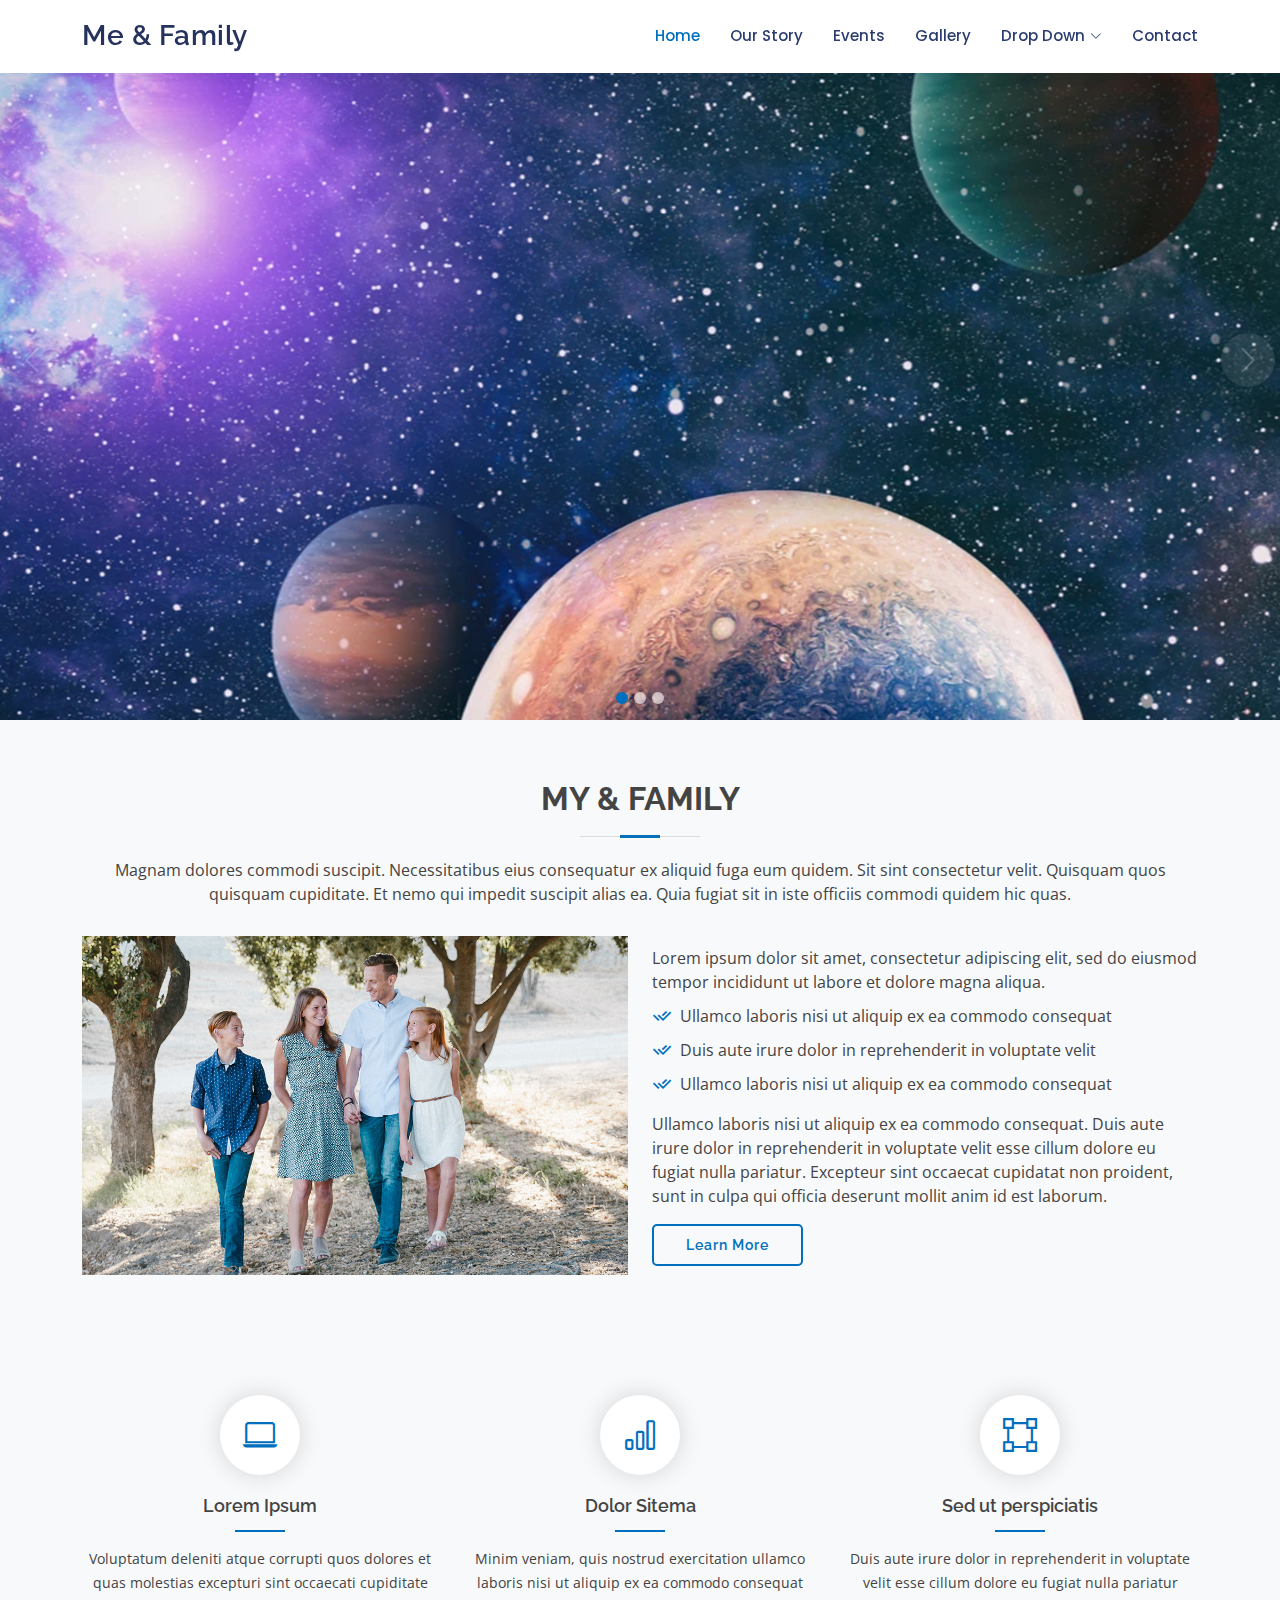
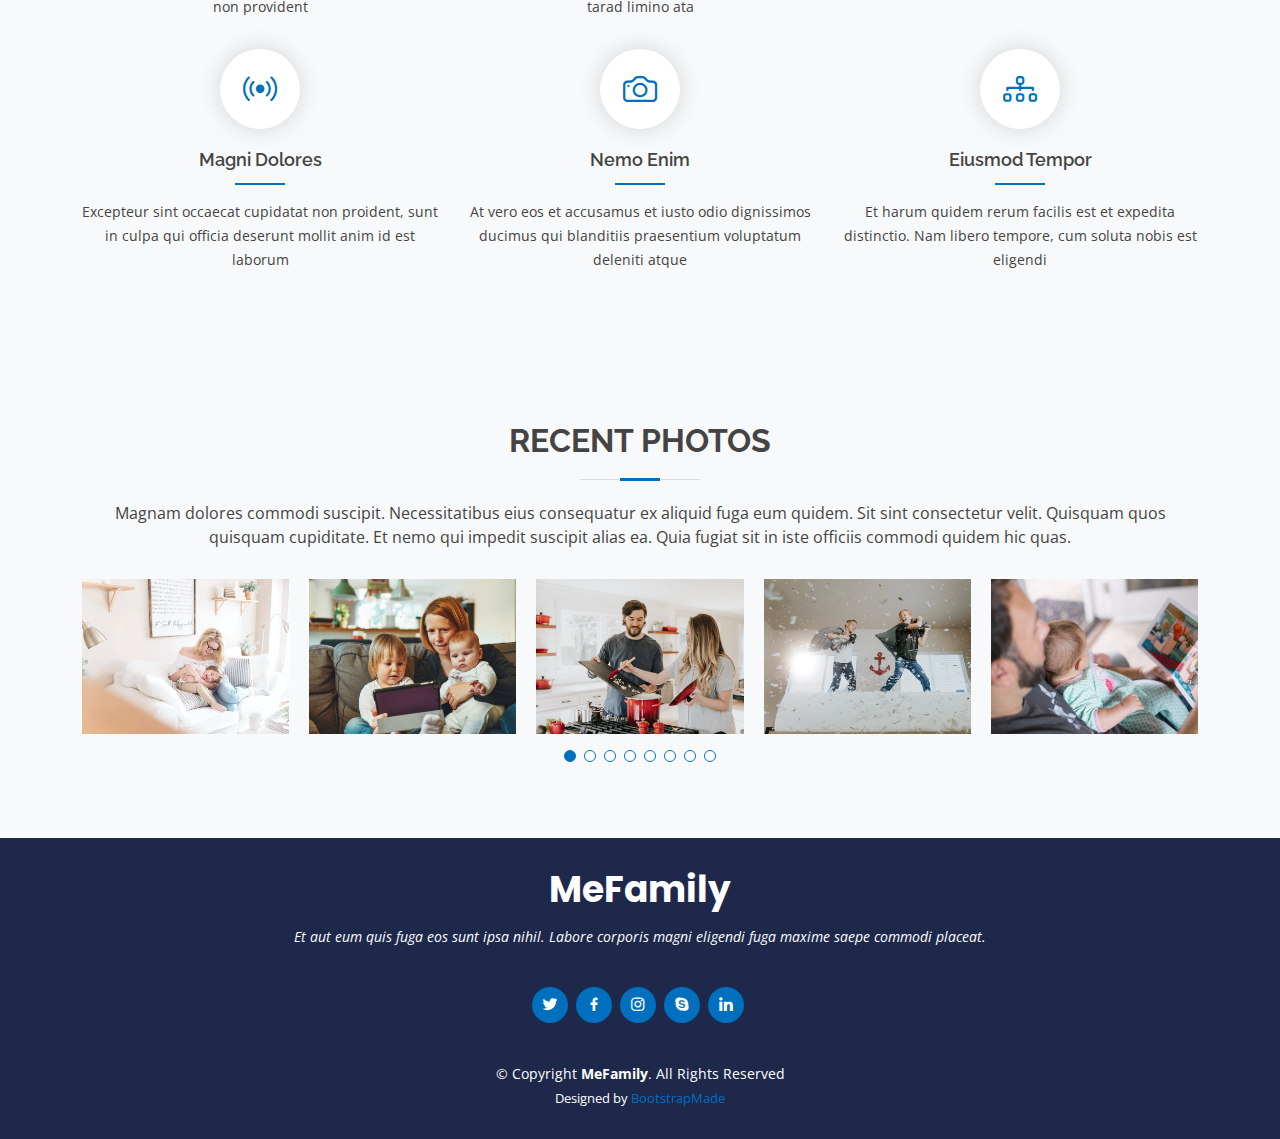
<file: Template/index.html>
<!DOCTYPE html>
<html lang="en">

<head>
  <meta charset="utf-8">
  <meta content="width=device-width, initial-scale=1.0" name="viewport">

  <title>MeFamily Bootstrap Template - Index</title>
  <meta content="" name="description">
  <meta content="" name="keywords">

  <!-- Favicons -->
  <link href="assets/img/favicon.png" rel="icon">
  <link href="assets/img/apple-touch-icon.png" rel="apple-touch-icon">

  <!-- Google Fonts -->
  <link href="https://fonts.googleapis.com/css?family=Open+Sans:300,300i,400,400i,600,600i,700,700i|Raleway:300,300i,400,400i,500,500i,600,600i,700,700i|Poppins:300,300i,400,400i,500,500i,600,600i,700,700i" rel="stylesheet">

  <!-- Vendor CSS Files -->
  <link href="assets/vendor/bootstrap/css/bootstrap.min.css" rel="stylesheet">
  <link href="assets/vendor/bootstrap-icons/bootstrap-icons.css" rel="stylesheet">
  <link href="assets/vendor/boxicons/css/boxicons.min.css" rel="stylesheet">
  <link href="assets/vendor/glightbox/css/glightbox.min.css" rel="stylesheet">
  <link href="assets/vendor/remixicon/remixicon.css" rel="stylesheet">
  <link href="assets/vendor/swiper/swiper-bundle.min.css" rel="stylesheet">

  <!-- Template Main CSS File -->
  <link href="assets/css/style.css" rel="stylesheet">

  <!-- =======================================================
  * Template Name: MeFamily
  * Updated: May 30 2023 with Bootstrap v5.3.0
  * Template URL: https://bootstrapmade.com/family-multipurpose-html-bootstrap-template-free/
  * Author: BootstrapMade.com
  * License: https://bootstrapmade.com/license/
  ======================================================== -->
</head>

<body>

  <!-- ======= Header ======= -->
  <header id="header" class="fixed-top">
    <div class="container d-flex align-items-center justify-content-between">

      <h1 class="logo"><a href="index.html">Me &amp; Family</a></h1>
      <!-- Uncomment below if you prefer to use an image logo -->
      <!-- <a href="index.html" class="logo"><img src="assets/img/logo.png" alt="" class="img-fluid"></a>-->

      <nav id="navbar" class="navbar">
        <ul>
          <li><a class="active" href="index.html">Home</a></li>
          <li><a href="our-story.html">Our Story</a></li>
          <li><a href="events.html">Events</a></li>
          <li><a href="gallery.html">Gallery</a></li>
          <li class="dropdown"><a href="#"><span>Drop Down</span> <i class="bi bi-chevron-down"></i></a>
            <ul>
              <li class="dropdown"><a href="#"><span>Deep Drop Down</span> <i class="bi bi-chevron-right"></i></a>
                <ul>
                  <li><a href="#">Deep Drop Down 1</a></li>
                  <li><a href="#">Deep Drop Down 2</a></li>
                  <li><a href="#">Deep Drop Down 3</a></li>
                  <li><a href="#">Deep Drop Down 4</a></li>
                  <li><a href="#">Deep Drop Down 5</a></li>
                </ul>
              </li>
            </ul>
          </li>
          <li><a href="contact.html">Contact</a></li>
        </ul>
        <i class="bi bi-list mobile-nav-toggle"></i>
      </nav><!-- .navbar -->

    </div>
  </header><!-- End Header -->

  <!-- ======= Hero Section ======= -->
  <section id="hero">
    <div id="heroCarousel" data-bs-interval="5000" class="carousel slide carousel-fade" data-bs-ride="carousel">

      <ol class="carousel-indicators" id="hero-carousel-indicators"></ol>

      <div class="carousel-inner" role="listbox">

        <!-- Slide 1 -->
        <div class="carousel-item active" style="background-image: url(assets/img/slide/slide-1.jpg)">
        </div>

        <!-- Slide 2 -->
        <div class="carousel-item" style="background-image: url(assets/img/slide/slide-2.jpg)">
        </div>

        <!-- Slide 3 -->
        <div class="carousel-item" style="background-image: url(assets/img/slide/slide-3.jpg)">
        </div>

      </div>

      <a class="carousel-control-prev" href="#heroCarousel" role="button" data-bs-slide="prev">
        <span class="carousel-control-prev-icon bi bi-chevron-left" aria-hidden="true"></span>
      </a>

      <a class="carousel-control-next" href="#heroCarousel" role="button" data-bs-slide="next">
        <span class="carousel-control-next-icon bi bi-chevron-right" aria-hidden="true"></span>
      </a>

    </div>
  </section><!-- End Hero -->

  <main id="main">

    <!-- ======= My & Family Section ======= -->
    <section id="about" class="about">
      <div class="container">

        <div class="section-title">
          <h2>My & Family</h2>
          <p>Magnam dolores commodi suscipit. Necessitatibus eius consequatur ex aliquid fuga eum quidem. Sit sint consectetur velit. Quisquam quos quisquam cupiditate. Et nemo qui impedit suscipit alias ea. Quia fugiat sit in iste officiis commodi quidem hic quas.</p>
        </div>

        <div class="row content">
          <div class="col-lg-6">
            <img src="assets/img/about.jpg" class="img-fluid" alt="">
          </div>
          <div class="col-lg-6 pt-4 pt-lg-0">
            <p>
              Lorem ipsum dolor sit amet, consectetur adipiscing elit, sed do eiusmod tempor incididunt ut labore et dolore
              magna aliqua.
            </p>
            <ul>
              <li><i class="ri-check-double-line"></i> Ullamco laboris nisi ut aliquip ex ea commodo consequat</li>
              <li><i class="ri-check-double-line"></i> Duis aute irure dolor in reprehenderit in voluptate velit</li>
              <li><i class="ri-check-double-line"></i> Ullamco laboris nisi ut aliquip ex ea commodo consequat</li>
            </ul>
            <p>
              Ullamco laboris nisi ut aliquip ex ea commodo consequat. Duis aute irure dolor in reprehenderit in voluptate
              velit esse cillum dolore eu fugiat nulla pariatur. Excepteur sint occaecat cupidatat non proident, sunt in
              culpa qui officia deserunt mollit anim id est laborum.
            </p>
            <a href="our-story.html" class="btn-learn-more">Learn More</a>
          </div>
        </div>

      </div>
    </section><!-- End My & Family Section -->

    <!-- ======= Features Section ======= -->
    <section id="features" class="features">
      <div class="container">

        <div class="row">
          <div class="col-lg-4 col-md-6 icon-box">
            <div class="icon"><i class="bi bi-laptop"></i></div>
            <h4 class="title"><a href="">Lorem Ipsum</a></h4>
            <p class="description">Voluptatum deleniti atque corrupti quos dolores et quas molestias excepturi sint occaecati cupiditate non provident</p>
          </div>
          <div class="col-lg-4 col-md-6 icon-box">
            <div class="icon"><i class="bi bi-bar-chart"></i></div>
            <h4 class="title"><a href="">Dolor Sitema</a></h4>
            <p class="description">Minim veniam, quis nostrud exercitation ullamco laboris nisi ut aliquip ex ea commodo consequat tarad limino ata</p>
          </div>
          <div class="col-lg-4 col-md-6 icon-box">
            <div class="icon"><i class="bi bi-bounding-box"></i></div>
            <h4 class="title"><a href="">Sed ut perspiciatis</a></h4>
            <p class="description">Duis aute irure dolor in reprehenderit in voluptate velit esse cillum dolore eu fugiat nulla pariatur</p>
          </div>
          <div class="col-lg-4 col-md-6 icon-box">
            <div class="icon"><i class="bi bi-broadcast"></i></div>
            <h4 class="title"><a href="">Magni Dolores</a></h4>
            <p class="description">Excepteur sint occaecat cupidatat non proident, sunt in culpa qui officia deserunt mollit anim id est laborum</p>
          </div>
          <div class="col-lg-4 col-md-6 icon-box">
            <div class="icon"><i class="bi bi-camera"></i></div>
            <h4 class="title"><a href="">Nemo Enim</a></h4>
            <p class="description">At vero eos et accusamus et iusto odio dignissimos ducimus qui blanditiis praesentium voluptatum deleniti atque</p>
          </div>
          <div class="col-lg-4 col-md-6 icon-box">
            <div class="icon"><i class="bi bi-diagram-3"></i></div>
            <h4 class="title"><a href="">Eiusmod Tempor</a></h4>
            <p class="description">Et harum quidem rerum facilis est et expedita distinctio. Nam libero tempore, cum soluta nobis est eligendi</p>
          </div>
        </div>

      </div>
    </section><!-- End Features Section -->

    <!-- ======= Recent Photos Section ======= -->
    <section id="recent-photos" class="recent-photos">
      <div class="container">

        <div class="section-title">
          <h2>Recent Photos</h2>
          <p>Magnam dolores commodi suscipit. Necessitatibus eius consequatur ex aliquid fuga eum quidem. Sit sint consectetur velit. Quisquam quos quisquam cupiditate. Et nemo qui impedit suscipit alias ea. Quia fugiat sit in iste officiis commodi quidem hic quas.</p>
        </div>

        <div class="recent-photos-slider swiper">
          <div class="swiper-wrapper align-items-center">
            <div class="swiper-slide"><a href="assets/img/recent-photos/recent-photos-1.jpg" class="glightbox"><img src="assets/img/recent-photos/recent-photos-1.jpg" class="img-fluid" alt=""></a></div>
            <div class="swiper-slide"><a href="assets/img/recent-photos/recent-photos-2.jpg" class="glightbox"><img src="assets/img/recent-photos/recent-photos-2.jpg" class="img-fluid" alt=""></a></div>
            <div class="swiper-slide"><a href="assets/img/recent-photos/recent-photos-3.jpg" class="glightbox"><img src="assets/img/recent-photos/recent-photos-3.jpg" class="img-fluid" alt=""></a></div>
            <div class="swiper-slide"><a href="assets/img/recent-photos/recent-photos-4.jpg" class="glightbox"><img src="assets/img/recent-photos/recent-photos-4.jpg" class="img-fluid" alt=""></a></div>
            <div class="swiper-slide"><a href="assets/img/recent-photos/recent-photos-5.jpg" class="glightbox"><img src="assets/img/recent-photos/recent-photos-5.jpg" class="img-fluid" alt=""></a></div>
            <div class="swiper-slide"><a href="assets/img/recent-photos/recent-photos-6.jpg" class="glightbox"><img src="assets/img/recent-photos/recent-photos-6.jpg" class="img-fluid" alt=""></a></div>
            <div class="swiper-slide"><a href="assets/img/recent-photos/recent-photos-7.jpg" class="glightbox"><img src="assets/img/recent-photos/recent-photos-7.jpg" class="img-fluid" alt=""></a></div>
            <div class="swiper-slide"><a href="assets/img/recent-photos/recent-photos-8.jpg" class="glightbox"><img src="assets/img/recent-photos/recent-photos-8.jpg" class="img-fluid" alt=""></a></div>
          </div>
          <div class="swiper-pagination"></div>
        </div>

      </div>
    </section><!-- End Recent Photos Section -->

  </main><!-- End #main -->

  <!-- ======= Footer ======= -->
  <footer id="footer">
    <div class="container">
      <h3>MeFamily</h3>
      <p>Et aut eum quis fuga eos sunt ipsa nihil. Labore corporis magni eligendi fuga maxime saepe commodi placeat.</p>
      <div class="social-links">
        <a href="#" class="twitter"><i class="bx bxl-twitter"></i></a>
        <a href="#" class="facebook"><i class="bx bxl-facebook"></i></a>
        <a href="#" class="instagram"><i class="bx bxl-instagram"></i></a>
        <a href="#" class="google-plus"><i class="bx bxl-skype"></i></a>
        <a href="#" class="linkedin"><i class="bx bxl-linkedin"></i></a>
      </div>
      <div class="copyright">
        &copy; Copyright <strong><span>MeFamily</span></strong>. All Rights Reserved
      </div>
      <div class="credits">
        <!-- All the links in the footer should remain intact. -->
        <!-- You can delete the links only if you purchased the pro version. -->
        <!-- Licensing information: https://bootstrapmade.com/license/ -->
        <!-- Purchase the pro version with working PHP/AJAX contact form: https://bootstrapmade.com/family-multipurpose-html-bootstrap-template-free/ -->
        Designed by <a href="https://bootstrapmade.com/">BootstrapMade</a>
      </div>
    </div>
  </footer><!-- End Footer -->

  <a href="#" class="back-to-top d-flex align-items-center justify-content-center"><i class="bi bi-arrow-up-short"></i></a>

  <!-- Vendor JS Files -->
  <script src="assets/vendor/bootstrap/js/bootstrap.bundle.min.js"></script>
  <script src="assets/vendor/glightbox/js/glightbox.min.js"></script>
  <script src="assets/vendor/isotope-layout/isotope.pkgd.min.js"></script>
  <script src="assets/vendor/swiper/swiper-bundle.min.js"></script>
  <script src="assets/vendor/php-email-form/validate.js"></script>

  <!-- Template Main JS File -->
  <script src="assets/js/main.js"></script>

</body>

</html>
</file>
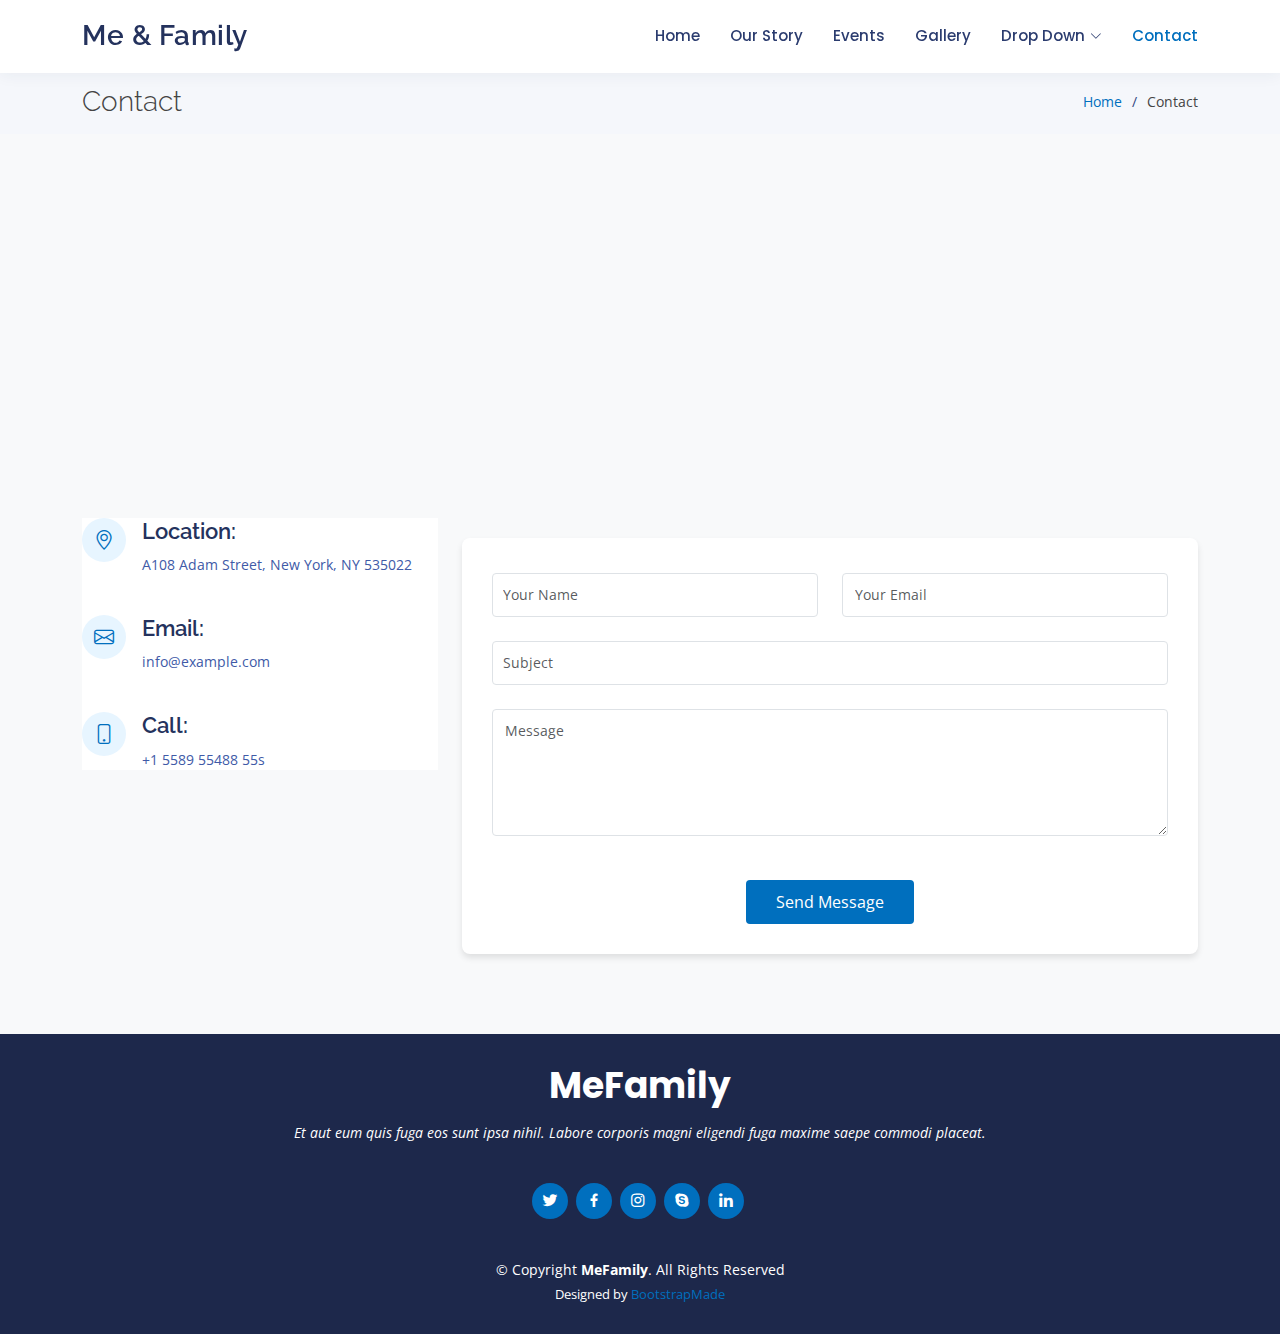
<file: Template/contact.html>
<!DOCTYPE html>
<html lang="en">

<head>
  <meta charset="utf-8">
  <meta content="width=device-width, initial-scale=1.0" name="viewport">

  <title>Contact - MeFamily Bootstrap Template</title>
  <meta content="" name="description">
  <meta content="" name="keywords">

  <!-- Favicons -->
  <link href="assets/img/favicon.png" rel="icon">
  <link href="assets/img/apple-touch-icon.png" rel="apple-touch-icon">

  <!-- Google Fonts -->
  <link href="https://fonts.googleapis.com/css?family=Open+Sans:300,300i,400,400i,600,600i,700,700i|Raleway:300,300i,400,400i,500,500i,600,600i,700,700i|Poppins:300,300i,400,400i,500,500i,600,600i,700,700i" rel="stylesheet">

  <!-- Vendor CSS Files -->
  <link href="assets/vendor/bootstrap/css/bootstrap.min.css" rel="stylesheet">
  <link href="assets/vendor/bootstrap-icons/bootstrap-icons.css" rel="stylesheet">
  <link href="assets/vendor/boxicons/css/boxicons.min.css" rel="stylesheet">
  <link href="assets/vendor/glightbox/css/glightbox.min.css" rel="stylesheet">
  <link href="assets/vendor/remixicon/remixicon.css" rel="stylesheet">
  <link href="assets/vendor/swiper/swiper-bundle.min.css" rel="stylesheet">

  <!-- Template Main CSS File -->
  <link href="assets/css/style.css" rel="stylesheet">

  <!-- =======================================================
  * Template Name: MeFamily
  * Updated: May 30 2023 with Bootstrap v5.3.0
  * Template URL: https://bootstrapmade.com/family-multipurpose-html-bootstrap-template-free/
  * Author: BootstrapMade.com
  * License: https://bootstrapmade.com/license/
  ======================================================== -->
</head>

<body>

  <!-- ======= Header ======= -->
  <header id="header" class="fixed-top">
    <div class="container d-flex align-items-center justify-content-between">

      <h1 class="logo"><a href="index.html">Me &amp; Family</a></h1>
      <!-- Uncomment below if you prefer to use an image logo -->
      <!-- <a href="index.html" class="logo"><img src="assets/img/logo.png" alt="" class="img-fluid"></a>-->

      <nav id="navbar" class="navbar">
        <ul>
          <li><a href="index.html">Home</a></li>
          <li><a href="our-story.html">Our Story</a></li>
          <li><a href="events.html">Events</a></li>
          <li><a href="gallery.html">Gallery</a></li>
          <li class="dropdown"><a href="#"><span>Drop Down</span> <i class="bi bi-chevron-down"></i></a>
            <ul>
              <li><a href="#">Drop Down 1</a></li>
              <li class="dropdown"><a href="#"><span>Deep Drop Down</span> <i class="bi bi-chevron-right"></i></a>
                <ul>
                  <li><a href="#">Deep Drop Down 1</a></li>
                  <li><a href="#">Deep Drop Down 2</a></li>
                  <li><a href="#">Deep Drop Down 3</a></li>
                  <li><a href="#">Deep Drop Down 4</a></li>
                  <li><a href="#">Deep Drop Down 5</a></li>
                </ul>
              </li>
              <li><a href="#">Drop Down 2</a></li>
              <li><a href="#">Drop Down 3</a></li>
              <li><a href="#">Drop Down 4</a></li>
            </ul>
          </li>
          <li><a class="active" href="contact.html">Contact</a></li>
        </ul>
        <i class="bi bi-list mobile-nav-toggle"></i>
      </nav><!-- .navbar -->

    </div>
  </header><!-- End Header -->

  <main id="main">

    <!-- ======= Breadcrumbs ======= -->
    <section id="breadcrumbs" class="breadcrumbs">
      <div class="container">

        <div class="d-flex justify-content-between align-items-center">
          <h2>Contact</h2>
          <ol>
            <li><a href="index.html">Home</a></li>
            <li>Contact</li>
          </ol>
        </div>

      </div>
    </section><!-- End Breadcrumbs -->

    <!-- ======= Contact Us Section ======= -->
    <section id="contact-us" class="contact-us">
      <div class="container">

        <div>
          <iframe style="border:0; width: 100%; height: 270px;" src="https://www.google.com/maps/embed?pb=!1m14!1m8!1m3!1d12097.433213460943!2d-74.0062269!3d40.7101282!3m2!1i1024!2i768!4f13.1!3m3!1m2!1s0x0%3A0xb89d1fe6bc499443!2sDowntown+Conference+Center!5e0!3m2!1smk!2sbg!4v1539943755621" frameborder="0" allowfullscreen></iframe>
        </div>

        <div class="row mt-5">

          <div class="col-lg-4">
            <div class="info">
              <div class="address">
                <i class="bi bi-geo-alt"></i>
                <h4>Location:</h4>
                <p>A108 Adam Street, New York, NY 535022</p>
              </div>

              <div class="email">
                <i class="bi bi-envelope"></i>
                <h4>Email:</h4>
                <p>info@example.com</p>
              </div>

              <div class="phone">
                <i class="bi bi-phone"></i>
                <h4>Call:</h4>
                <p>+1 5589 55488 55s</p>
              </div>

            </div>

          </div>

          <div class="col-lg-8 mt-5 mt-lg-0">

            <form action="forms/contact.php" method="post" role="form" class="php-email-form">
              <div class="row">
                <div class="col-md-6 form-group">
                  <input type="text" name="name" class="form-control" id="name" placeholder="Your Name" required>
                  <div class="validate"></div>
                </div>
                <div class="col-md-6 form-group mt-3 mt-md-0">
                  <input type="email" class="form-control" name="email" id="email" placeholder="Your Email" required>
                  <div class="validate"></div>
                </div>
              </div>
              <div class="form-group mt-3">
                <input type="text" class="form-control" name="subject" id="subject" placeholder="Subject" data-rule="minlen:4" required>
                <div class="validate"></div>
              </div>
              <div class="form-group mt-3">
                <textarea class="form-control" name="message" rows="5" placeholder="Message" required></textarea>
                <div class="validate"></div>
              </div>
              <div class="my-3">
                <div class="loading">Loading</div>
                <div class="error-message"></div>
                <div class="sent-message">Your message has been sent. Thank you!</div>
              </div>
              <div class="text-center"><button type="submit">Send Message</button></div>
            </form>

          </div>

        </div>

      </div>
    </section><!-- End Contact Us Section -->

  </main><!-- End #main -->

  <!-- ======= Footer ======= -->
  <footer id="footer">
    <div class="container">
      <h3>MeFamily</h3>
      <p>Et aut eum quis fuga eos sunt ipsa nihil. Labore corporis magni eligendi fuga maxime saepe commodi placeat.</p>
      <div class="social-links">
        <a href="#" class="twitter"><i class="bx bxl-twitter"></i></a>
        <a href="#" class="facebook"><i class="bx bxl-facebook"></i></a>
        <a href="#" class="instagram"><i class="bx bxl-instagram"></i></a>
        <a href="#" class="google-plus"><i class="bx bxl-skype"></i></a>
        <a href="#" class="linkedin"><i class="bx bxl-linkedin"></i></a>
      </div>
      <div class="copyright">
        &copy; Copyright <strong><span>MeFamily</span></strong>. All Rights Reserved
      </div>
      <div class="credits">
        <!-- All the links in the footer should remain intact. -->
        <!-- You can delete the links only if you purchased the pro version. -->
        <!-- Licensing information: https://bootstrapmade.com/license/ -->
        <!-- Purchase the pro version with working PHP/AJAX contact form: https://bootstrapmade.com/family-multipurpose-html-bootstrap-template-free/ -->
        Designed by <a href="https://bootstrapmade.com/">BootstrapMade</a>
      </div>
    </div>
  </footer><!-- End Footer -->

  <a href="#" class="back-to-top d-flex align-items-center justify-content-center"><i class="bi bi-arrow-up-short"></i></a>

  <!-- Vendor JS Files -->
  <script src="assets/vendor/bootstrap/js/bootstrap.bundle.min.js"></script>
  <script src="assets/vendor/glightbox/js/glightbox.min.js"></script>
  <script src="assets/vendor/isotope-layout/isotope.pkgd.min.js"></script>
  <script src="assets/vendor/swiper/swiper-bundle.min.js"></script>
  <script src="assets/vendor/php-email-form/validate.js"></script>

  <!-- Template Main JS File -->
  <script src="assets/js/main.js"></script>

</body>

</html>
</file>
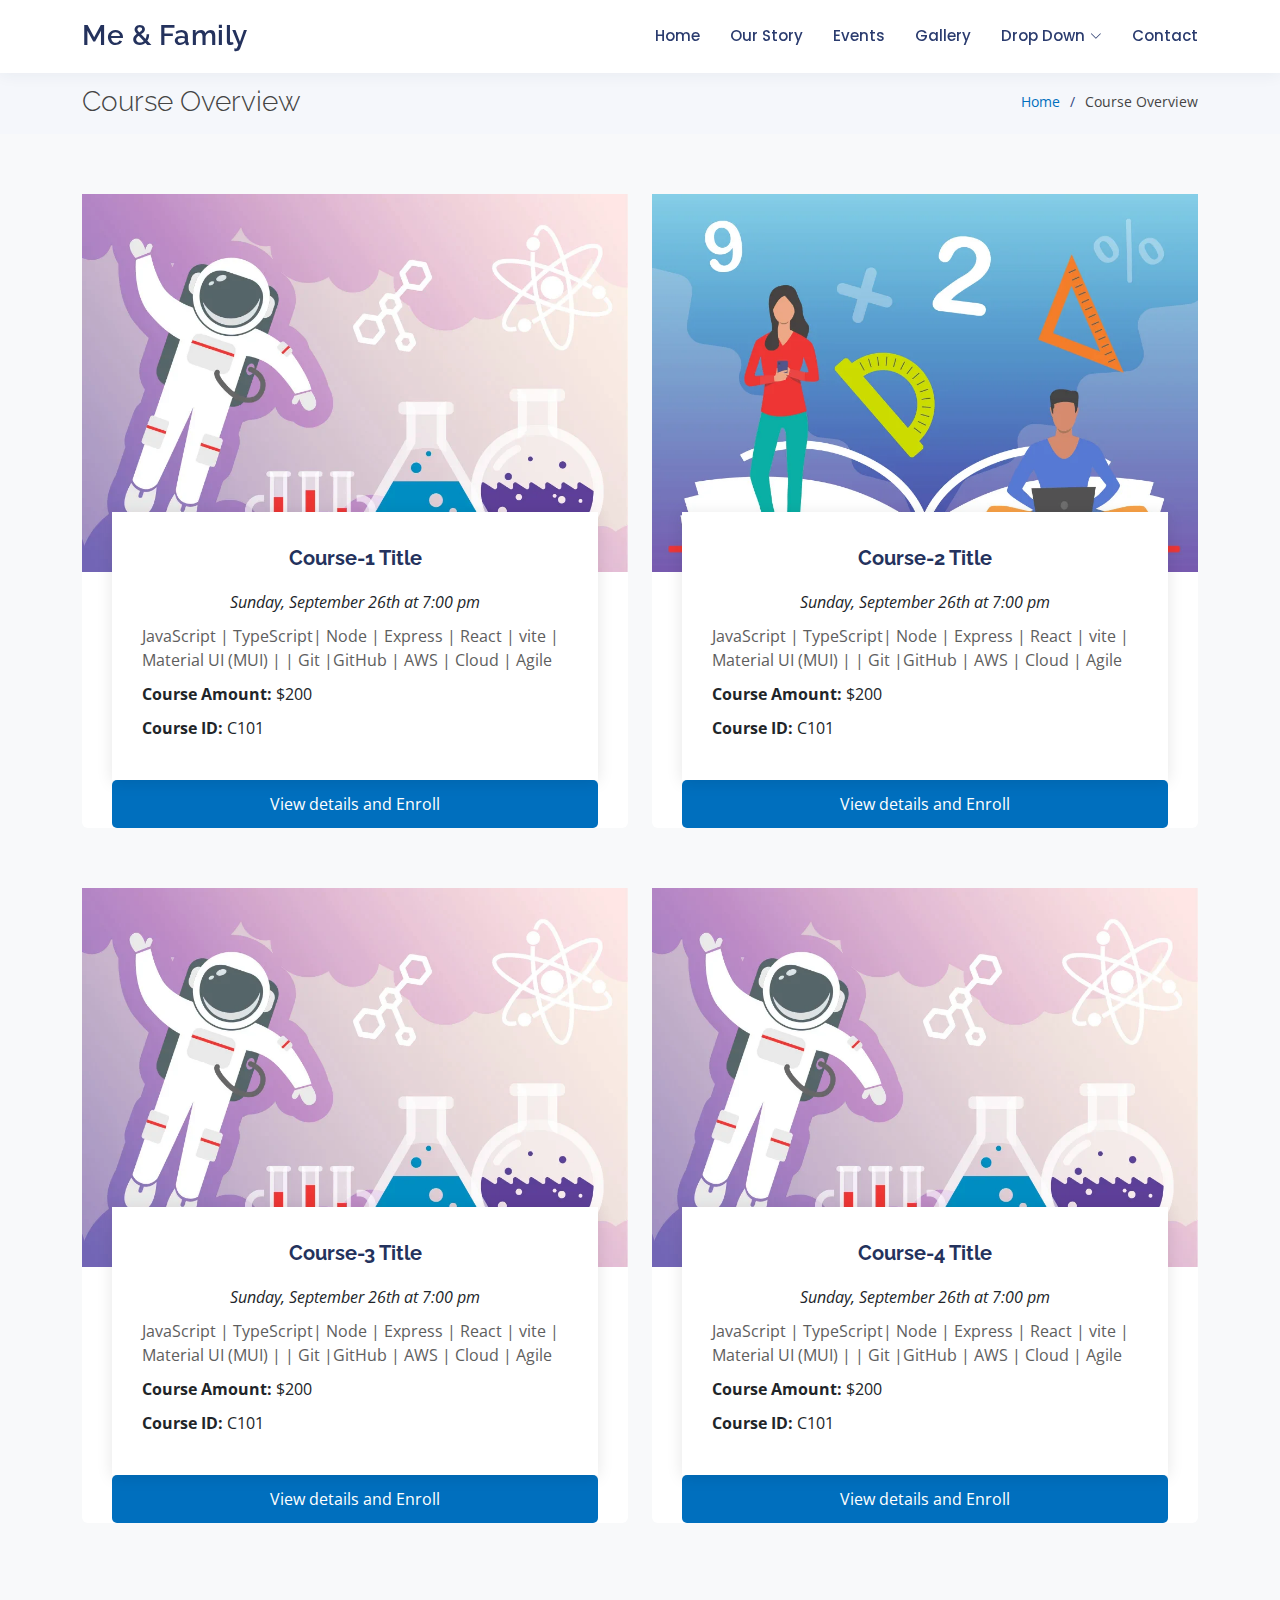
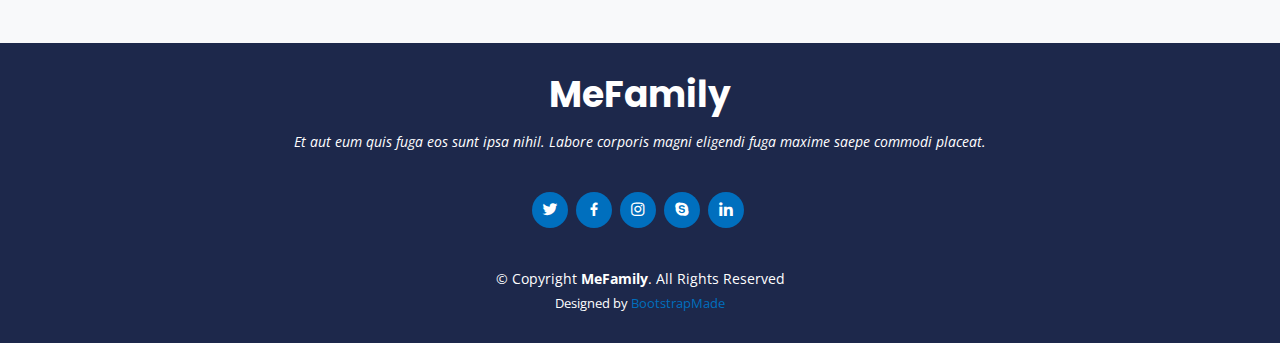
<file: Template/courseOverview.html>
<!DOCTYPE html>
<html lang="en">
  <head>
    <meta charset="utf-8" />
    <meta content="width=device-width, initial-scale=1.0" name="viewport" />

    <title>Events - MeFamily Bootstrap Template</title>
    <meta content="" name="description" />
    <meta content="" name="keywords" />

    <!-- Favicons -->
    <link href="assets/img/favicon.png" rel="icon" />
    <link href="assets/img/apple-touch-icon.png" rel="apple-touch-icon" />

    <!-- Google Fonts -->
    <link
      href="https://fonts.googleapis.com/css?family=Open+Sans:300,300i,400,400i,600,600i,700,700i|Raleway:300,300i,400,400i,500,500i,600,600i,700,700i|Poppins:300,300i,400,400i,500,500i,600,600i,700,700i"
      rel="stylesheet"
    />

    <!-- Vendor CSS Files -->
    <link
      href="assets/vendor/bootstrap/css/bootstrap.min.css"
      rel="stylesheet"
    />
    <link
      href="assets/vendor/bootstrap-icons/bootstrap-icons.css"
      rel="stylesheet"
    />
    <link href="assets/vendor/boxicons/css/boxicons.min.css" rel="stylesheet" />
    <link
      href="assets/vendor/glightbox/css/glightbox.min.css"
      rel="stylesheet"
    />
    <link href="assets/vendor/remixicon/remixicon.css" rel="stylesheet" />
    <link href="assets/vendor/swiper/swiper-bundle.min.css" rel="stylesheet" />

    <!-- Template Main CSS File -->
    <link href="assets/css/style.css" rel="stylesheet" />

    <!-- =======================================================
  * Template Name: MeFamily
  * Updated: May 30 2023 with Bootstrap v5.3.0
  * Template URL: https://bootstrapmade.com/family-multipurpose-html-bootstrap-template-free/
  * Author: BootstrapMade.com
  * License: https://bootstrapmade.com/license/
  ======================================================== -->
  </head>

  <body>
    <!-- ======= Header ======= -->
    <header id="header" class="fixed-top">
      <div class="container d-flex align-items-center justify-content-between">
        <h1 class="logo"><a href="index.html">Me &amp; Family</a></h1>
        <!-- Uncomment below if you prefer to use an image logo -->
        <!-- <a href="index.html" class="logo"><img src="assets/img/logo.png" alt="" class="img-fluid"></a>-->

        <nav id="navbar" class="navbar">
          <ul>
            <li><a href="index.html">Home</a></li>
            <li><a href="our-story.html">Our Story</a></li>
            <li><a href="events.html">Events</a></li>
            <li><a href="gallery.html">Gallery</a></li>
            <li class="dropdown">
              <a href="#"
                ><span>Drop Down</span> <i class="bi bi-chevron-down"></i
              ></a>
              <ul>
                <li><a href="#">Drop Down 1</a></li>
                <li class="dropdown">
                  <a class="active" href="#"
                    ><span>Deep Drop Down</span>
                    <i class="bi bi-chevron-right"></i
                  ></a>
                  <ul>
                    <li><a href="#">Deep Drop Down 1</a></li>
                    <li><a href="#">Deep Drop Down 2</a></li>
                    <li><a href="#">Deep Drop Down 3</a></li>
                    <li><a href="#">Deep Drop Down 4</a></li>
                    <li><a href="#">Deep Drop Down 5</a></li>
                  </ul>
                </li>
                <li><a href="#">Drop Down 2</a></li>
                <li><a href="#">Drop Down 3</a></li>
                <li><a href="#">Drop Down 4</a></li>
              </ul>
            </li>
            <li><a href="contact.html">Contact</a></li>
          </ul>
          <i class="bi bi-list mobile-nav-toggle"></i>
        </nav>
        <!-- .navbar -->
      </div>
    </header>
    <!-- End Header -->

    <main id="main">
      <!-- ======= Breadcrumbs ======= -->
      <section id="breadcrumbs" class="breadcrumbs">
        <div class="container">
          <div class="d-flex justify-content-between align-items-center">
            <h2>Course Overview</h2>
            <ol>
              <li><a href="index.html">Home</a></li>
              <li>Course Overview</li>
            </ol>
          </div>
        </div>
      </section>
      <!-- End Breadcrumbs -->

      <!-- ======= Course List Section ======= -->
      <section id="event-list" class="event-list">
        <div class="container">
          <div class="row">
            <div class="col-md-6 d-flex align-items-stretch">
              <div class="card">
                <div class="card-img">
                  <img src="assets/img/course-1.jpeg" alt="..." />
                </div>
                <div class="card-body">
                  <h5 class="card-title">Course-1 Title</h5>
                  <p class="fst-italic text-center">
                    Sunday, September 26th at 7:00 pm
                  </p>
                  <p class="card-text">
                    JavaScript | TypeScript| Node | Express | React | vite |
                    Material UI (MUI) | | Git |GitHub | AWS | Cloud | Agile
                  </p>
                  <p><strong>Course Amount:</strong> $200</p>
                  <p><strong>Course ID:</strong> C101</p>
                </div>

                <!-- Register Button -->
                <button type="submit">View details and Enroll</button>
              </div>
            </div>
            <div class="col-md-6 d-flex align-items-stretch">
              <div class="card">
                <div class="card-img">
                  <img src="assets/img/course-2.jpeg" alt="..." />
                </div>
                <div class="card-body">
                  <h5 class="card-title">Course-2 Title</h5>
                  <p class="fst-italic text-center">
                    Sunday, September 26th at 7:00 pm
                  </p>
                  <p class="card-text">
                    JavaScript | TypeScript| Node | Express | React | vite |
                    Material UI (MUI) | | Git |GitHub | AWS | Cloud | Agile
                  </p>
                  <p><strong>Course Amount:</strong> $200</p>
                  <p><strong>Course ID:</strong> C101</p>
                </div>
                <!-- Register Button -->
                <button type="submit">View details and Enroll</button>
              </div>
            </div>
            <div class="col-md-6 d-flex align-items-stretch">
              <div class="card">
                <div class="card-img">
                  <img src="assets/img/course-1.jpeg" alt="..." />
                </div>
                <div class="card-body">
                  <h5 class="card-title">Course-3 Title</h5>
                  <p class="fst-italic text-center">
                    Sunday, September 26th at 7:00 pm
                  </p>
                  <p class="card-text">
                    JavaScript | TypeScript| Node | Express | React | vite |
                    Material UI (MUI) | | Git |GitHub | AWS | Cloud | Agile
                  </p>
                  <p><strong>Course Amount:</strong> $200</p>
                  <p><strong>Course ID:</strong> C101</p>
                </div>
                <!-- Register Button -->
                <button type="submit">View details and Enroll</button>
              </div>
            </div>
            <div class="col-md-6 d-flex align-items-stretch">
              <div class="card">
                <div class="card-img">
                  <img src="assets/img/course-1.jpeg" alt="..." />
                </div>
                <div class="card-body">
                  <h5 class="card-title">Course-4 Title</h5>
                  <p class="fst-italic text-center">
                    Sunday, September 26th at 7:00 pm
                  </p>
                  <p class="card-text">
                    JavaScript | TypeScript| Node | Express | React | vite |
                    Material UI (MUI) | | Git |GitHub | AWS | Cloud | Agile
                  </p>
                  <p><strong>Course Amount:</strong> $200</p>
                  <p><strong>Course ID:</strong> C101</p>
                </div>
                <!-- Register Button -->
                <button type="submit">View details and Enroll</button>
              </div>
            </div>
          </div>
        </div>
      </section>
      <!-- End Event List Section -->
    </main>
    <!-- End #main -->

    <!-- ======= Footer ======= -->
    <footer id="footer">
      <div class="container">
        <h3>MeFamily</h3>
        <p>
          Et aut eum quis fuga eos sunt ipsa nihil. Labore corporis magni
          eligendi fuga maxime saepe commodi placeat.
        </p>
        <div class="social-links">
          <a href="#" class="twitter"><i class="bx bxl-twitter"></i></a>
          <a href="#" class="facebook"><i class="bx bxl-facebook"></i></a>
          <a href="#" class="instagram"><i class="bx bxl-instagram"></i></a>
          <a href="#" class="google-plus"><i class="bx bxl-skype"></i></a>
          <a href="#" class="linkedin"><i class="bx bxl-linkedin"></i></a>
        </div>
        <div class="copyright">
          &copy; Copyright <strong><span>MeFamily</span></strong
          >. All Rights Reserved
        </div>
        <div class="credits">
          <!-- All the links in the footer should remain intact. -->
          <!-- You can delete the links only if you purchased the pro version. -->
          <!-- Licensing information: https://bootstrapmade.com/license/ -->
          <!-- Purchase the pro version with working PHP/AJAX contact form: https://bootstrapmade.com/family-multipurpose-html-bootstrap-template-free/ -->
          Designed by <a href="https://bootstrapmade.com/">BootstrapMade</a>
        </div>
      </div>
    </footer>
    <!-- End Footer -->

    <a
      href="#"
      class="back-to-top d-flex align-items-center justify-content-center"
      ><i class="bi bi-arrow-up-short"></i
    ></a>

    <!-- Vendor JS Files -->
    <script src="assets/vendor/bootstrap/js/bootstrap.bundle.min.js"></script>
    <script src="assets/vendor/glightbox/js/glightbox.min.js"></script>
    <script src="assets/vendor/isotope-layout/isotope.pkgd.min.js"></script>
    <script src="assets/vendor/swiper/swiper-bundle.min.js"></script>
    <script src="assets/vendor/php-email-form/validate.js"></script>

    <!-- Template Main JS File -->
    <script src="assets/js/main.js"></script>
  </body>
</html>
</file>
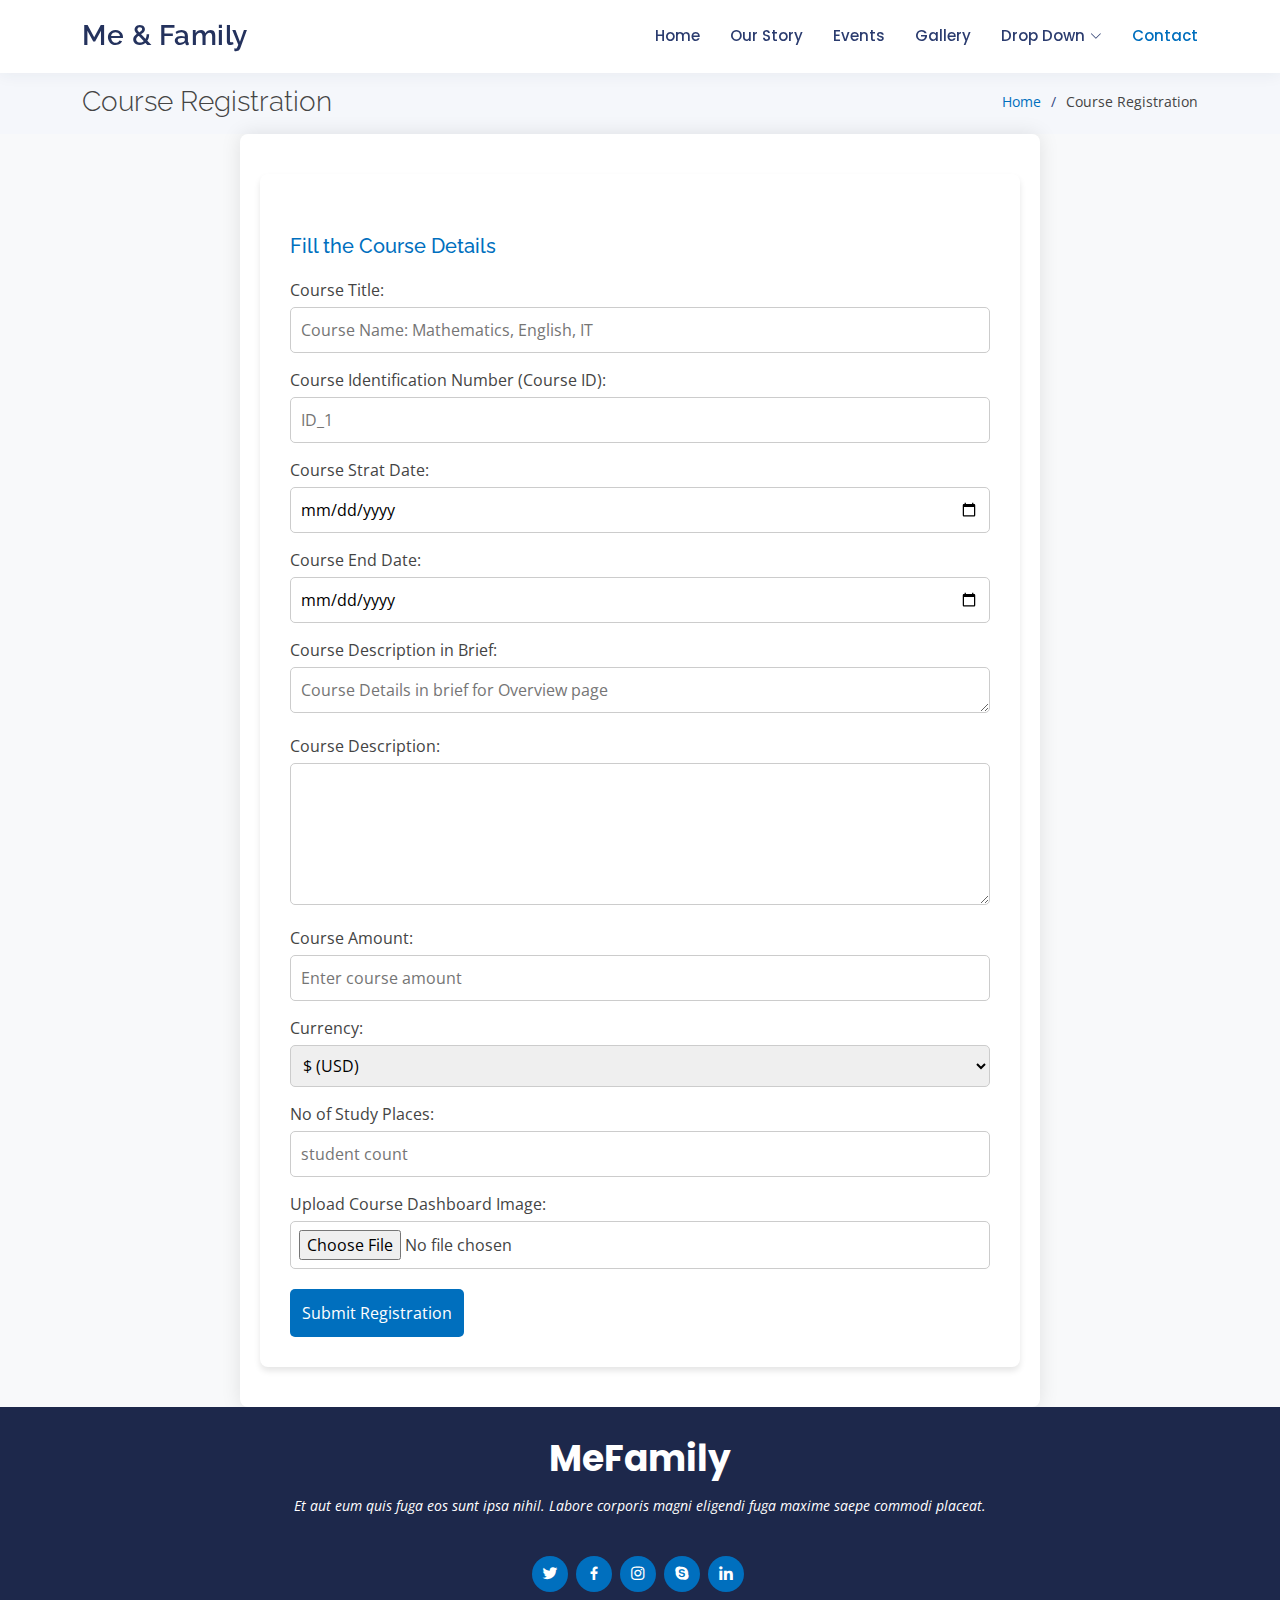
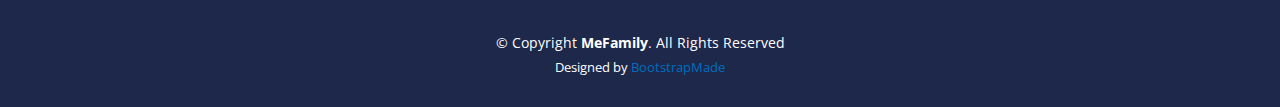
<file: Template/courseRegistration.html>
<!DOCTYPE html>
<html lang="en">
<head>
  <meta charset="UTF-8">
  <meta name="viewport" content="width=device-width, initial-scale=1.0">
  <title>Initial Registration</title>

  <meta content="" name="description">
  <meta content="" name="keywords">

  <!-- Favicons -->
  <link href="assets/img/favicon.png" rel="icon">
  <link href="assets/img/apple-touch-icon.png" rel="apple-touch-icon">

  <!-- Google Fonts -->
  <link href="https://fonts.googleapis.com/css?family=Open+Sans:300,300i,400,400i,600,600i,700,700i|Raleway:300,300i,400,400i,500,500i,600,600i,700,700i|Poppins:300,300i,400,400i,500,500i,600,600i,700,700i" rel="stylesheet">

  <!-- Vendor CSS Files -->
  <link href="assets/vendor/bootstrap/css/bootstrap.min.css" rel="stylesheet">
  <link href="assets/vendor/bootstrap-icons/bootstrap-icons.css" rel="stylesheet">
  <link href="assets/vendor/boxicons/css/boxicons.min.css" rel="stylesheet">
  <link href="assets/vendor/glightbox/css/glightbox.min.css" rel="stylesheet">
  <link href="assets/vendor/remixicon/remixicon.css" rel="stylesheet">
  <link href="assets/vendor/swiper/swiper-bundle.min.css" rel="stylesheet">

  <!-- Template Main CSS File -->
  <link href="assets/css/style.css" rel="stylesheet">


</head>
<style>
    /* General Style */
body {
  font-family: 'Open Sans', sans-serif;
  color: #444444;

  background-color: #f8f9fa;
}

h2, h3 {
  color:#444444;
  margin-bottom: 20px;
}
.container1 {
    background-color: #fff;
    padding: 20px;
    margin: 0 auto;
    max-width: 800px;
    border-radius: 8px;
    box-shadow: 0px 0px 20px rgba(0, 0, 0, 0.1);
}

/* Form */
form {
  background-color: white;
  padding: 30px;
  margin: 20px 0;
  border-radius: 8px;
  box-shadow: 0 4px 6px rgba(0, 0, 0, 0.1);
}
form h4 {
    margin-top: 30px;
    margin-bottom: 20px;
    font-size: 20px;
    color: #006fbe;
}

form label {
 
  display: block;
  margin-top: 15px;
  color: #444444;
}

form input, form select, form textarea {
  width: 100%;
  padding: 8px;
  margin-top: 5px;
  border: 1px solid #ccc;
  border-radius: 5px;
  box-sizing: border-box;
}

form input[type="text"], 
form input[type="date"],
form input[type="number"], 
form textarea {
  font-size: 16px;
  padding: 10px;
}

form button[type="submit"] {
  background-color: #006fbe;
  color: white;
  font-size: 16px;
  padding: 12px;
  margin-top: 20px;
  border: none;
  border-radius: 5px;
  cursor: pointer;
  transition: background-color 0.3s;
}

form button[type="submit"]:hover {
  background-color: #008df1;
}



    </style>
<body>

  <!-- ======= Header ======= -->
  <header id="header" class="fixed-top">
    <div class="container d-flex align-items-center justify-content-between">

      <h1 class="logo"><a href="index.html">Me &amp; Family</a></h1>
      <!-- Uncomment below if you prefer to use an image logo -->
      <!-- <a href="index.html" class="logo"><img src="assets/img/logo.png" alt="" class="img-fluid"></a>-->

      <nav id="navbar" class="navbar">
        <ul>
          <li><a href="index.html">Home</a></li>
          <li><a href="our-story.html">Our Story</a></li>
          <li><a href="events.html">Events</a></li>
          <li><a href="gallery.html">Gallery</a></li>
          <li class="dropdown"><a href="#"><span>Drop Down</span> <i class="bi bi-chevron-down"></i></a>
            <ul>
              <li><a href="#">Drop Down 1</a></li>
              <li class="dropdown"><a href="#"><span>Deep Drop Down</span> <i class="bi bi-chevron-right"></i></a>
                <ul>
                  <li><a href="#">Deep Drop Down 1</a></li>
                  <li><a href="#">Deep Drop Down 2</a></li>
                  <li><a href="#">Deep Drop Down 3</a></li>
                  <li><a href="#">Deep Drop Down 4</a></li>
                  <li><a href="#">Deep Drop Down 5</a></li>
                </ul>
              </li>
              <li><a href="#">Drop Down 2</a></li>
              <li><a href="#">Drop Down 3</a></li>
              <li><a href="#">Drop Down 4</a></li>
            </ul>
          </li>
          <li><a class="active" href="contact.html">Contact</a></li>
        </ul>
        <i class="bi bi-list mobile-nav-toggle"></i>
      </nav><!-- .navbar -->

    </div>
  </header><!-- End Header -->

  <main id="main">

    <!-- ======= Breadcrumbs ======= -->
    <section id="breadcrumbs" class="breadcrumbs">
      <div class="container">

        <div class="d-flex justify-content-between align-items-center">
          <h2>Course Registration</h2>
          <ol>
            <li><a href="index.html">Home</a></li>
            <li>Course Registration</li>
          </ol>
        </div>

      </div>
    </section><!-- End Breadcrumbs -->

  <div class="container1">
    
    <form action="/submit_registration" method="post">

      <!-- Course Resigtration -->
    
      <h4>Fill the Course Details</h4>
      <label for="course_title">Course Title:</label>
      <input type="text" id="courseName" name="course_name" placeholder="Course Name: Mathematics, English, IT" required />

      <label for="course_id">Course Identification Number (Course ID):</label>
      <input type="number" id="course_id" placeholder="ID_1" name="course_id" required />

      <label for="course_start_date">Course Strat Date:</label>
      <input type="date" id="course_start_date" name="course_start_date" required />

      <label for="course_end_date">Course End Date:</label>
      <input type="date" id="course_end_date" name="course_end_date" required />

      <label for="brief_course_description">Course Description in Brief:</label>
      <textarea id="brief_course_description" name="brief_course_description" placeholder="Course Details in brief for Overview page" rows="1" maxlength="100"></textarea>

      <label for="course_description">Course Description:</label>
      <textarea id="course_description" name="course_description" rows="5" ></textarea>

      <label for="course_amount">Course Amount:</label>
      <input type="number" id="course_amount" name="course_amount" placeholder="Enter course amount" step="0.01" min="0">
      
      <label for="currency">Currency:</label>
      <select id="currency" name="currency">
        <option value="USD">$ (USD)</option>
        <option value="EUR">€ (Euro)</option>
        <option value="LKR">LKR (Sri Lankan Rupee)</option>
      </select>

      <label for="study_places">No of Study Places:</label>
      <input type="number" id="places" name="places" placeholder="student count" required />

      <label for="course_dashboard_image">Upload Course Dashboard Image:</label>
      <input type="file" id="course_dashboard_image" name="course_dashboard_image" accept="image/*">

      <!-- Submit Button -->
      <button type="submit">Submit Registration</button>

    </form>
  </div>
    <!-- ======= Footer ======= -->
    <footer id="footer">
        <div class="container">
          <h3>MeFamily</h3>
          <p>Et aut eum quis fuga eos sunt ipsa nihil. Labore corporis magni eligendi fuga maxime saepe commodi placeat.</p>
          <div class="social-links">
            <a href="#" class="twitter"><i class="bx bxl-twitter"></i></a>
            <a href="#" class="facebook"><i class="bx bxl-facebook"></i></a>
            <a href="#" class="instagram"><i class="bx bxl-instagram"></i></a>
            <a href="#" class="google-plus"><i class="bx bxl-skype"></i></a>
            <a href="#" class="linkedin"><i class="bx bxl-linkedin"></i></a>
          </div>
          <div class="copyright">
            &copy; Copyright <strong><span>MeFamily</span></strong>. All Rights Reserved
          </div>
          <div class="credits">
            <!-- All the links in the footer should remain intact. -->
            <!-- You can delete the links only if you purchased the pro version. -->
            <!-- Licensing information: https://bootstrapmade.com/license/ -->
            <!-- Purchase the pro version with working PHP/AJAX contact form: https://bootstrapmade.com/family-multipurpose-html-bootstrap-template-free/ -->
            Designed by <a href="https://bootstrapmade.com/">BootstrapMade</a>
          </div>
        </div>
      </footer><!-- End Footer -->
    
      <a href="#" class="back-to-top d-flex align-items-center justify-content-center"><i class="bi bi-arrow-up-short"></i></a>
    
      <!-- Vendor JS Files -->
      <script src="assets/vendor/bootstrap/js/bootstrap.bundle.min.js"></script>
      <script src="assets/vendor/glightbox/js/glightbox.min.js"></script>
      <script src="assets/vendor/isotope-layout/isotope.pkgd.min.js"></script>
      <script src="assets/vendor/swiper/swiper-bundle.min.js"></script>
      <script src="assets/vendor/php-email-form/validate.js"></script>
    
      <!-- Template Main JS File -->
      <script src="assets/js/main.js"></script>
    

</body>

</html>
</file>
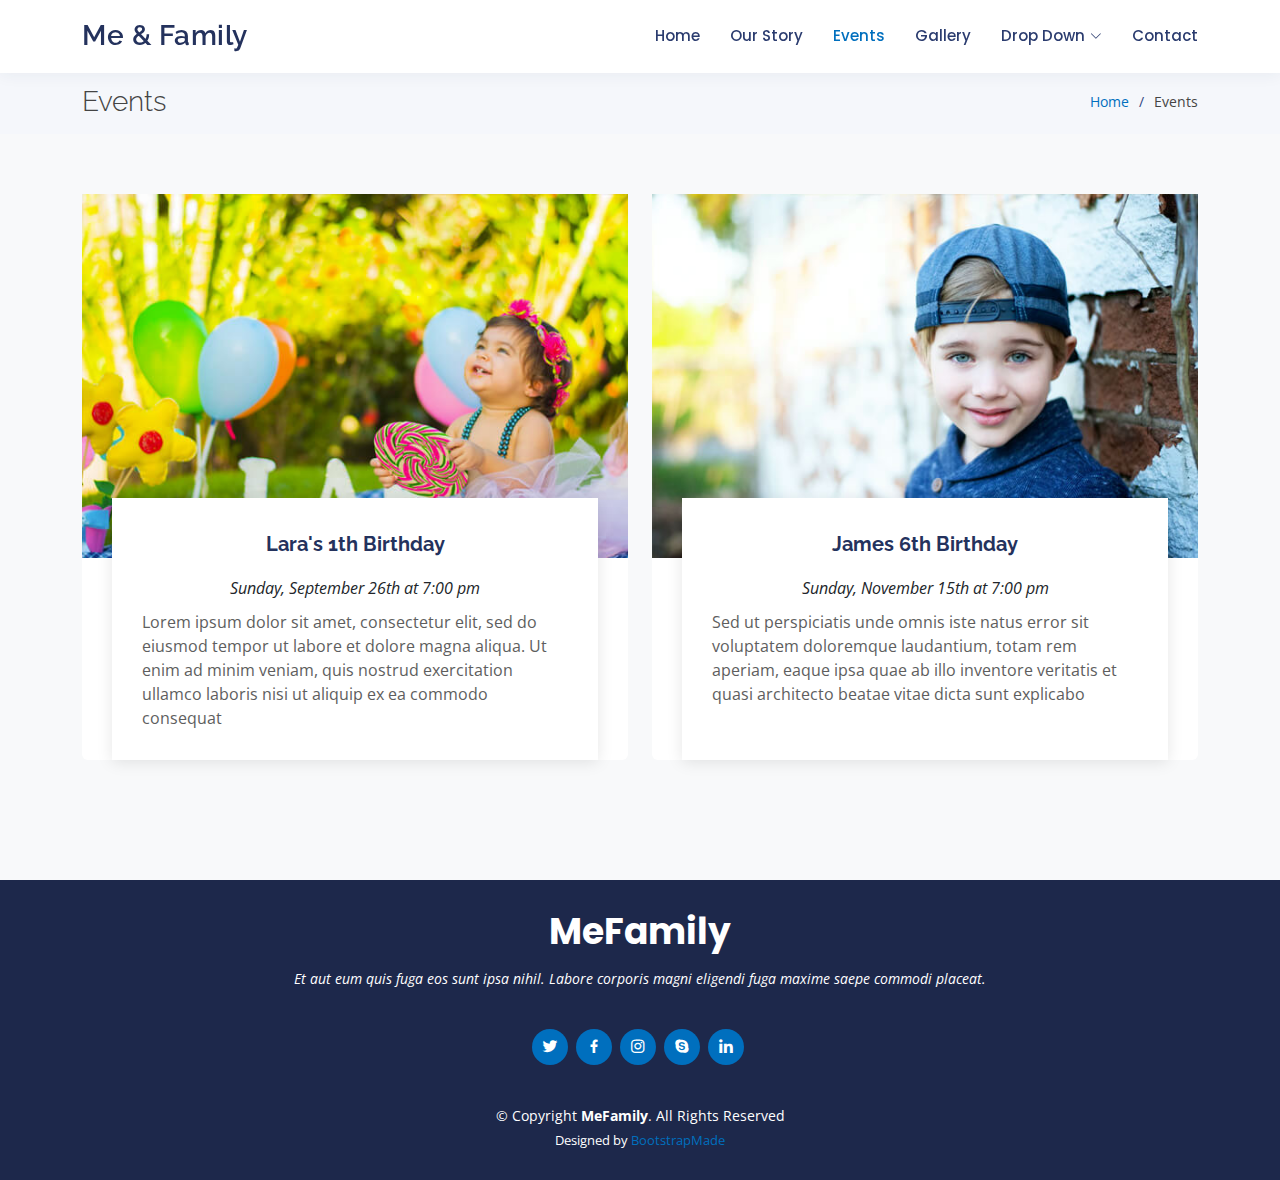
<file: Template/events.html>
<!DOCTYPE html>
<html lang="en">

<head>
  <meta charset="utf-8">
  <meta content="width=device-width, initial-scale=1.0" name="viewport">

  <title>Events - MeFamily Bootstrap Template</title>
  <meta content="" name="description">
  <meta content="" name="keywords">

  <!-- Favicons -->
  <link href="assets/img/favicon.png" rel="icon">
  <link href="assets/img/apple-touch-icon.png" rel="apple-touch-icon">

  <!-- Google Fonts -->
  <link href="https://fonts.googleapis.com/css?family=Open+Sans:300,300i,400,400i,600,600i,700,700i|Raleway:300,300i,400,400i,500,500i,600,600i,700,700i|Poppins:300,300i,400,400i,500,500i,600,600i,700,700i" rel="stylesheet">

  <!-- Vendor CSS Files -->
  <link href="assets/vendor/bootstrap/css/bootstrap.min.css" rel="stylesheet">
  <link href="assets/vendor/bootstrap-icons/bootstrap-icons.css" rel="stylesheet">
  <link href="assets/vendor/boxicons/css/boxicons.min.css" rel="stylesheet">
  <link href="assets/vendor/glightbox/css/glightbox.min.css" rel="stylesheet">
  <link href="assets/vendor/remixicon/remixicon.css" rel="stylesheet">
  <link href="assets/vendor/swiper/swiper-bundle.min.css" rel="stylesheet">

  <!-- Template Main CSS File -->
  <link href="assets/css/style.css" rel="stylesheet">

  <!-- =======================================================
  * Template Name: MeFamily
  * Updated: May 30 2023 with Bootstrap v5.3.0
  * Template URL: https://bootstrapmade.com/family-multipurpose-html-bootstrap-template-free/
  * Author: BootstrapMade.com
  * License: https://bootstrapmade.com/license/
  ======================================================== -->
</head>

<body>

  <!-- ======= Header ======= -->
  <header id="header" class="fixed-top">
    <div class="container d-flex align-items-center justify-content-between">

      <h1 class="logo"><a href="index.html">Me &amp; Family</a></h1>
      <!-- Uncomment below if you prefer to use an image logo -->
      <!-- <a href="index.html" class="logo"><img src="assets/img/logo.png" alt="" class="img-fluid"></a>-->

      <nav id="navbar" class="navbar">
        <ul>
          <li><a href="index.html">Home</a></li>
          <li><a href="our-story.html">Our Story</a></li>
          <li><a class="active" href="events.html">Events</a></li>
          <li><a href="gallery.html">Gallery</a></li>
          <li class="dropdown"><a href="#"><span>Drop Down</span> <i class="bi bi-chevron-down"></i></a>
            <ul>
              <li><a href="#">Drop Down 1</a></li>
              <li class="dropdown"><a href="#"><span>Deep Drop Down</span> <i class="bi bi-chevron-right"></i></a>
                <ul>
                  <li><a href="#">Deep Drop Down 1</a></li>
                  <li><a href="#">Deep Drop Down 2</a></li>
                  <li><a href="#">Deep Drop Down 3</a></li>
                  <li><a href="#">Deep Drop Down 4</a></li>
                  <li><a href="#">Deep Drop Down 5</a></li>
                </ul>
              </li>
              <li><a href="#">Drop Down 2</a></li>
              <li><a href="#">Drop Down 3</a></li>
              <li><a href="#">Drop Down 4</a></li>
            </ul>
          </li>
          <li><a href="contact.html">Contact</a></li>
        </ul>
        <i class="bi bi-list mobile-nav-toggle"></i>
      </nav><!-- .navbar -->

    </div>
  </header><!-- End Header -->

  <main id="main">

    <!-- ======= Breadcrumbs ======= -->
    <section id="breadcrumbs" class="breadcrumbs">
      <div class="container">

        <div class="d-flex justify-content-between align-items-center">
          <h2>Events</h2>
          <ol>
            <li><a href="index.html">Home</a></li>
            <li>Events</li>
          </ol>
        </div>

      </div>
    </section><!-- End Breadcrumbs -->

    <!-- ======= Event List Section ======= -->
    <section id="event-list" class="event-list">
      <div class="container">

        <div class="row">
          <div class="col-md-6 d-flex align-items-stretch">
            <div class="card">
              <div class="card-img">
                <img src="assets/img/events-1.jpg" alt="...">
              </div>
              <div class="card-body">
                <h5 class="card-title">Lara's 1th Birthday</h5>
                <p class="fst-italic text-center">Sunday, September 26th at 7:00 pm</p>
                <p class="card-text">Lorem ipsum dolor sit amet, consectetur elit, sed do eiusmod tempor ut labore et dolore magna aliqua. Ut enim ad minim veniam, quis nostrud exercitation ullamco laboris nisi ut aliquip ex ea commodo consequat</p>
              </div>
            </div>
          </div>
          <div class="col-md-6 d-flex align-items-stretch">
            <div class="card">
              <div class="card-img">
                <img src="assets/img/events-2.jpg" alt="...">
              </div>
              <div class="card-body">
                <h5 class="card-title">James 6th Birthday</h5>
                <p class="fst-italic text-center">Sunday, November 15th at 7:00 pm</p>
                <p class="card-text">Sed ut perspiciatis unde omnis iste natus error sit voluptatem doloremque laudantium, totam rem aperiam, eaque ipsa quae ab illo inventore veritatis et quasi architecto beatae vitae dicta sunt explicabo</p>
              </div>
            </div>

          </div>
        </div>

      </div>
    </section><!-- End Event List Section -->

  </main><!-- End #main -->

  <!-- ======= Footer ======= -->
  <footer id="footer">
    <div class="container">
      <h3>MeFamily</h3>
      <p>Et aut eum quis fuga eos sunt ipsa nihil. Labore corporis magni eligendi fuga maxime saepe commodi placeat.</p>
      <div class="social-links">
        <a href="#" class="twitter"><i class="bx bxl-twitter"></i></a>
        <a href="#" class="facebook"><i class="bx bxl-facebook"></i></a>
        <a href="#" class="instagram"><i class="bx bxl-instagram"></i></a>
        <a href="#" class="google-plus"><i class="bx bxl-skype"></i></a>
        <a href="#" class="linkedin"><i class="bx bxl-linkedin"></i></a>
      </div>
      <div class="copyright">
        &copy; Copyright <strong><span>MeFamily</span></strong>. All Rights Reserved
      </div>
      <div class="credits">
        <!-- All the links in the footer should remain intact. -->
        <!-- You can delete the links only if you purchased the pro version. -->
        <!-- Licensing information: https://bootstrapmade.com/license/ -->
        <!-- Purchase the pro version with working PHP/AJAX contact form: https://bootstrapmade.com/family-multipurpose-html-bootstrap-template-free/ -->
        Designed by <a href="https://bootstrapmade.com/">BootstrapMade</a>
      </div>
    </div>
  </footer><!-- End Footer -->

  <a href="#" class="back-to-top d-flex align-items-center justify-content-center"><i class="bi bi-arrow-up-short"></i></a>

  <!-- Vendor JS Files -->
  <script src="assets/vendor/bootstrap/js/bootstrap.bundle.min.js"></script>
  <script src="assets/vendor/glightbox/js/glightbox.min.js"></script>
  <script src="assets/vendor/isotope-layout/isotope.pkgd.min.js"></script>
  <script src="assets/vendor/swiper/swiper-bundle.min.js"></script>
  <script src="assets/vendor/php-email-form/validate.js"></script>

  <!-- Template Main JS File -->
  <script src="assets/js/main.js"></script>

</body>

</html>
</file>
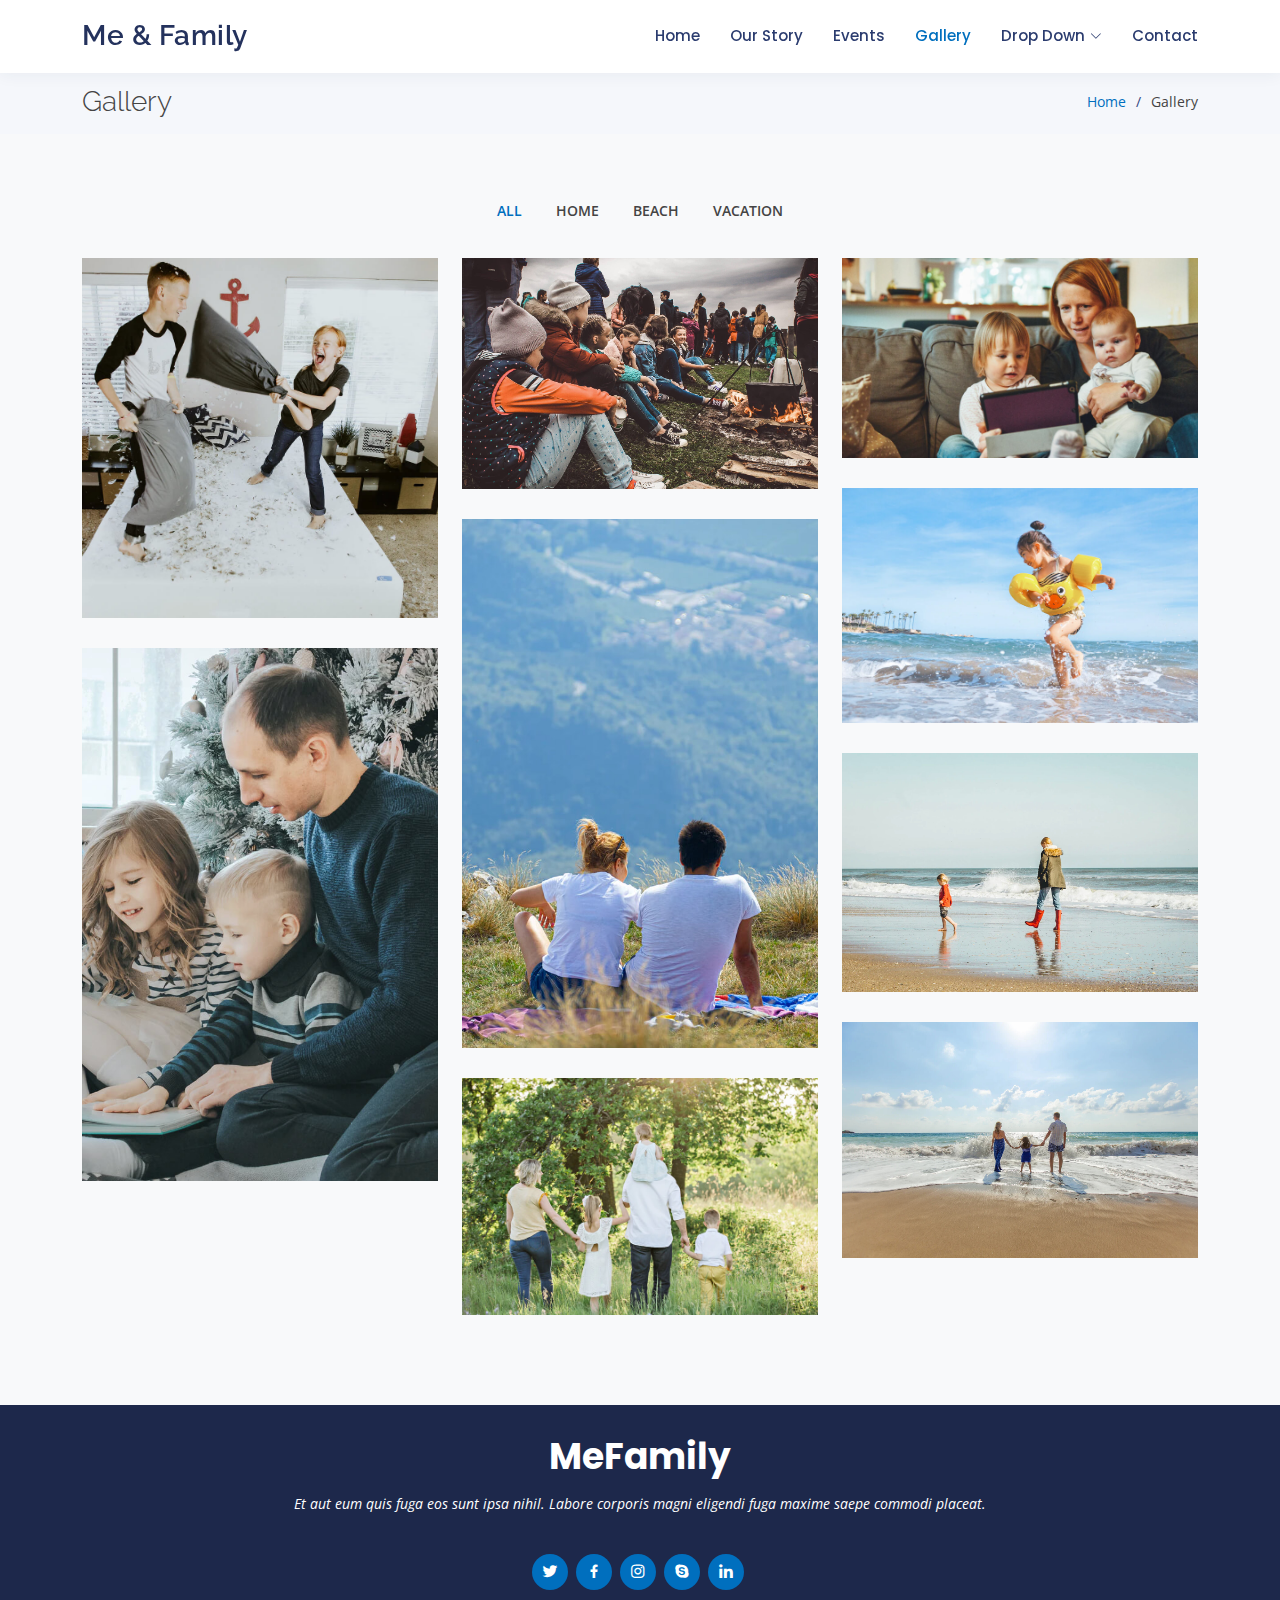
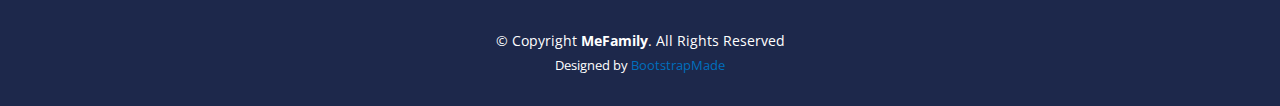
<file: Template/gallery.html>
<!DOCTYPE html>
<html lang="en">

<head>
  <meta charset="utf-8">
  <meta content="width=device-width, initial-scale=1.0" name="viewport">

  <title>Gallery - MeFamily Bootstrap Template</title>
  <meta content="" name="description">
  <meta content="" name="keywords">

  <!-- Favicons -->
  <link href="assets/img/favicon.png" rel="icon">
  <link href="assets/img/apple-touch-icon.png" rel="apple-touch-icon">

  <!-- Google Fonts -->
  <link href="https://fonts.googleapis.com/css?family=Open+Sans:300,300i,400,400i,600,600i,700,700i|Raleway:300,300i,400,400i,500,500i,600,600i,700,700i|Poppins:300,300i,400,400i,500,500i,600,600i,700,700i" rel="stylesheet">

  <!-- Vendor CSS Files -->
  <link href="assets/vendor/bootstrap/css/bootstrap.min.css" rel="stylesheet">
  <link href="assets/vendor/bootstrap-icons/bootstrap-icons.css" rel="stylesheet">
  <link href="assets/vendor/boxicons/css/boxicons.min.css" rel="stylesheet">
  <link href="assets/vendor/glightbox/css/glightbox.min.css" rel="stylesheet">
  <link href="assets/vendor/remixicon/remixicon.css" rel="stylesheet">
  <link href="assets/vendor/swiper/swiper-bundle.min.css" rel="stylesheet">

  <!-- Template Main CSS File -->
  <link href="assets/css/style.css" rel="stylesheet">

  <!-- =======================================================
  * Template Name: MeFamily
  * Updated: May 30 2023 with Bootstrap v5.3.0
  * Template URL: https://bootstrapmade.com/family-multipurpose-html-bootstrap-template-free/
  * Author: BootstrapMade.com
  * License: https://bootstrapmade.com/license/
  ======================================================== -->
</head>

<body>

  <!-- ======= Header ======= -->
  <header id="header" class="fixed-top">
    <div class="container d-flex align-items-center justify-content-between">

      <h1 class="logo"><a href="index.html">Me &amp; Family</a></h1>
      <!-- Uncomment below if you prefer to use an image logo -->
      <!-- <a href="index.html" class="logo"><img src="assets/img/logo.png" alt="" class="img-fluid"></a>-->

      <nav id="navbar" class="navbar">
        <ul>
          <li><a href="index.html">Home</a></li>
          <li><a href="our-story.html">Our Story</a></li>
          <li><a href="events.html">Events</a></li>
          <li><a class="active" href="gallery.html">Gallery</a></li>
          <li class="dropdown"><a href="#"><span>Drop Down</span> <i class="bi bi-chevron-down"></i></a>
            <ul>
              <li><a href="#">Drop Down 1</a></li>
              <li class="dropdown"><a href="#"><span>Deep Drop Down</span> <i class="bi bi-chevron-right"></i></a>
                <ul>
                  <li><a href="#">Deep Drop Down 1</a></li>
                  <li><a href="#">Deep Drop Down 2</a></li>
                  <li><a href="#">Deep Drop Down 3</a></li>
                  <li><a href="#">Deep Drop Down 4</a></li>
                  <li><a href="#">Deep Drop Down 5</a></li>
                </ul>
              </li>
              <li><a href="#">Drop Down 2</a></li>
              <li><a href="#">Drop Down 3</a></li>
              <li><a href="#">Drop Down 4</a></li>
            </ul>
          </li>
          <li><a href="contact.html">Contact</a></li>
        </ul>
        <i class="bi bi-list mobile-nav-toggle"></i>
      </nav><!-- .navbar -->

    </div>
  </header><!-- End Header -->

  <main id="main">

    <!-- ======= Breadcrumbs ======= -->
    <section id="breadcrumbs" class="breadcrumbs">
      <div class="container">

        <div class="d-flex justify-content-between align-items-center">
          <h2>Gallery</h2>
          <ol>
            <li><a href="index.html">Home</a></li>
            <li>Gallery</li>
          </ol>
        </div>

      </div>
    </section><!-- End Breadcrumbs -->

    <!-- ======= Gallery Section ======= -->
    <section id="gallery" class="gallery">
      <div class="container">

        <div class="row">
          <div class="col-lg-12 d-flex justify-content-center">
            <ul id="gallery-flters">
              <li data-filter="*" class="filter-active">All</li>
              <li data-filter=".filter-home">Home</li>
              <li data-filter=".filter-beach">Beach</li>
              <li data-filter=".filter-vacation">Vacation</li>
            </ul>
          </div>
        </div>

        <div class="row gallery-container">

          <div class="col-lg-4 col-md-6 gallery-item filter-home">
            <div class="gallery-wrap">
              <img src="assets/img/gallery/home-1.jpg" class="img-fluid" alt="">
              <div class="gallery-info">
                <h4>Home 1</h4>
                <p>Home</p>
                <div class="gallery-links">
                  <a href="assets/img/gallery/home-1.jpg" class="glightbox" title="Home 1"><i class="bx bx-plus"></i></a>
                </div>
              </div>
            </div>
          </div>

          <div class="col-lg-4 col-md-6 gallery-item filter-vacation">
            <div class="gallery-wrap">
              <img src="assets/img/gallery/vacation-2.jpg" class="img-fluid" alt="">
              <div class="gallery-info">
                <h4>Vacation 2</h4>
                <p>Vacation</p>
                <div class="gallery-links">
                  <a href="assets/img/gallery/vacation-2.jpg" class="glightbox" title="Vacation 2"><i class="bx bx-plus"></i></a>
                </div>
              </div>
            </div>
          </div>

          <div class="col-lg-4 col-md-6 gallery-item filter-home">
            <div class="gallery-wrap">
              <img src="assets/img/gallery/home-2.jpg" class="img-fluid" alt="">
              <div class="gallery-info">
                <h4>Home 2</h4>
                <p>Home</p>
                <div class="gallery-links">
                  <a href="assets/img/gallery/home-2.jpg" class="glightbox" title="Home 2"><i class="bx bx-plus"></i></a>
                </div>
              </div>
            </div>
          </div>

          <div class="col-lg-4 col-md-6 gallery-item filter-beach">
            <div class="gallery-wrap">
              <img src="assets/img/gallery/beach-2.jpg" class="img-fluid" alt="">
              <div class="gallery-info">
                <h4>Beach 2</h4>
                <p>Beach</p>
                <div class="gallery-links">
                  <a href="assets/img/gallery/beach-2.jpg" class="glightbox" title="Beach 2"><i class="bx bx-plus"></i></a>
                </div>
              </div>
            </div>
          </div>

          <div class="col-lg-4 col-md-6 gallery-item filter-vacation">
            <div class="gallery-wrap">
              <img src="assets/img/gallery/vacation-1.jpg" class="img-fluid" alt="">
              <div class="gallery-info">
                <h4>Vacation 1</h4>
                <p>Vacation</p>
                <div class="gallery-links">
                  <a href="assets/img/gallery/vacation-1.jpg" class="glightbox" title="Vacation 1"><i class="bx bx-plus"></i></a>
                </div>
              </div>
            </div>
          </div>

          <div class="col-lg-4 col-md-6 gallery-item filter-home">
            <div class="gallery-wrap">
              <img src="assets/img/gallery/home-3.jpg" class="img-fluid" alt="">
              <div class="gallery-info">
                <h4>Home 3</h4>
                <p>Home</p>
                <div class="gallery-links">
                  <a href="assets/img/gallery/home-3.jpg" class="glightbox" title="Home 3"><i class="bx bx-plus"></i></a>
                </div>
              </div>
            </div>
          </div>

          <div class="col-lg-4 col-md-6 gallery-item filter-beach">
            <div class="gallery-wrap">
              <img src="assets/img/gallery/beach-1.jpg" class="img-fluid" alt="">
              <div class="gallery-info">
                <h4>Beach 1</h4>
                <p>Beach</p>
                <div class="gallery-links">
                  <a href="assets/img/gallery/beach-1.jpg" class="glightbox" title="Beach 1"><i class="bx bx-plus"></i></a>
                </div>
              </div>
            </div>
          </div>

          <div class="col-lg-4 col-md-6 gallery-item filter-beach">
            <div class="gallery-wrap">
              <img src="assets/img/gallery/beach-3.jpg" class="img-fluid" alt="">
              <div class="gallery-info">
                <h4>Beach 3</h4>
                <p>Beach</p>
                <div class="gallery-links">
                  <a href="assets/img/gallery/beach-3.jpg" class="glightbox" title="Beach 3"><i class="bx bx-plus"></i></a>
                </div>
              </div>
            </div>
          </div>

          <div class="col-lg-4 col-md-6 gallery-item filter-vacation">
            <div class="gallery-wrap">
              <img src="assets/img/gallery/vacation-3.jpg" class="img-fluid" alt="">
              <div class="gallery-info">
                <h4>Vacation 3</h4>
                <p>Vacation</p>
                <div class="gallery-links">
                  <a href="assets/img/gallery/vacation-3.jpg" class="glightbox" title="Vacation 3"><i class="bx bx-plus"></i></a>
                </div>
              </div>
            </div>
          </div>

        </div>

      </div>
    </section><!-- End Gallery Section -->

  </main><!-- End #main -->

  <!-- ======= Footer ======= -->
  <footer id="footer">
    <div class="container">
      <h3>MeFamily</h3>
      <p>Et aut eum quis fuga eos sunt ipsa nihil. Labore corporis magni eligendi fuga maxime saepe commodi placeat.</p>
      <div class="social-links">
        <a href="#" class="twitter"><i class="bx bxl-twitter"></i></a>
        <a href="#" class="facebook"><i class="bx bxl-facebook"></i></a>
        <a href="#" class="instagram"><i class="bx bxl-instagram"></i></a>
        <a href="#" class="google-plus"><i class="bx bxl-skype"></i></a>
        <a href="#" class="linkedin"><i class="bx bxl-linkedin"></i></a>
      </div>
      <div class="copyright">
        &copy; Copyright <strong><span>MeFamily</span></strong>. All Rights Reserved
      </div>
      <div class="credits">
        <!-- All the links in the footer should remain intact. -->
        <!-- You can delete the links only if you purchased the pro version. -->
        <!-- Licensing information: https://bootstrapmade.com/license/ -->
        <!-- Purchase the pro version with working PHP/AJAX contact form: https://bootstrapmade.com/family-multipurpose-html-bootstrap-template-free/ -->
        Designed by <a href="https://bootstrapmade.com/">BootstrapMade</a>
      </div>
    </div>
  </footer><!-- End Footer -->

  <a href="#" class="back-to-top d-flex align-items-center justify-content-center"><i class="bi bi-arrow-up-short"></i></a>

  <!-- Vendor JS Files -->
  <script src="assets/vendor/bootstrap/js/bootstrap.bundle.min.js"></script>
  <script src="assets/vendor/glightbox/js/glightbox.min.js"></script>
  <script src="assets/vendor/isotope-layout/isotope.pkgd.min.js"></script>
  <script src="assets/vendor/swiper/swiper-bundle.min.js"></script>
  <script src="assets/vendor/php-email-form/validate.js"></script>

  <!-- Template Main JS File -->
  <script src="assets/js/main.js"></script>

</body>

</html>
</file>
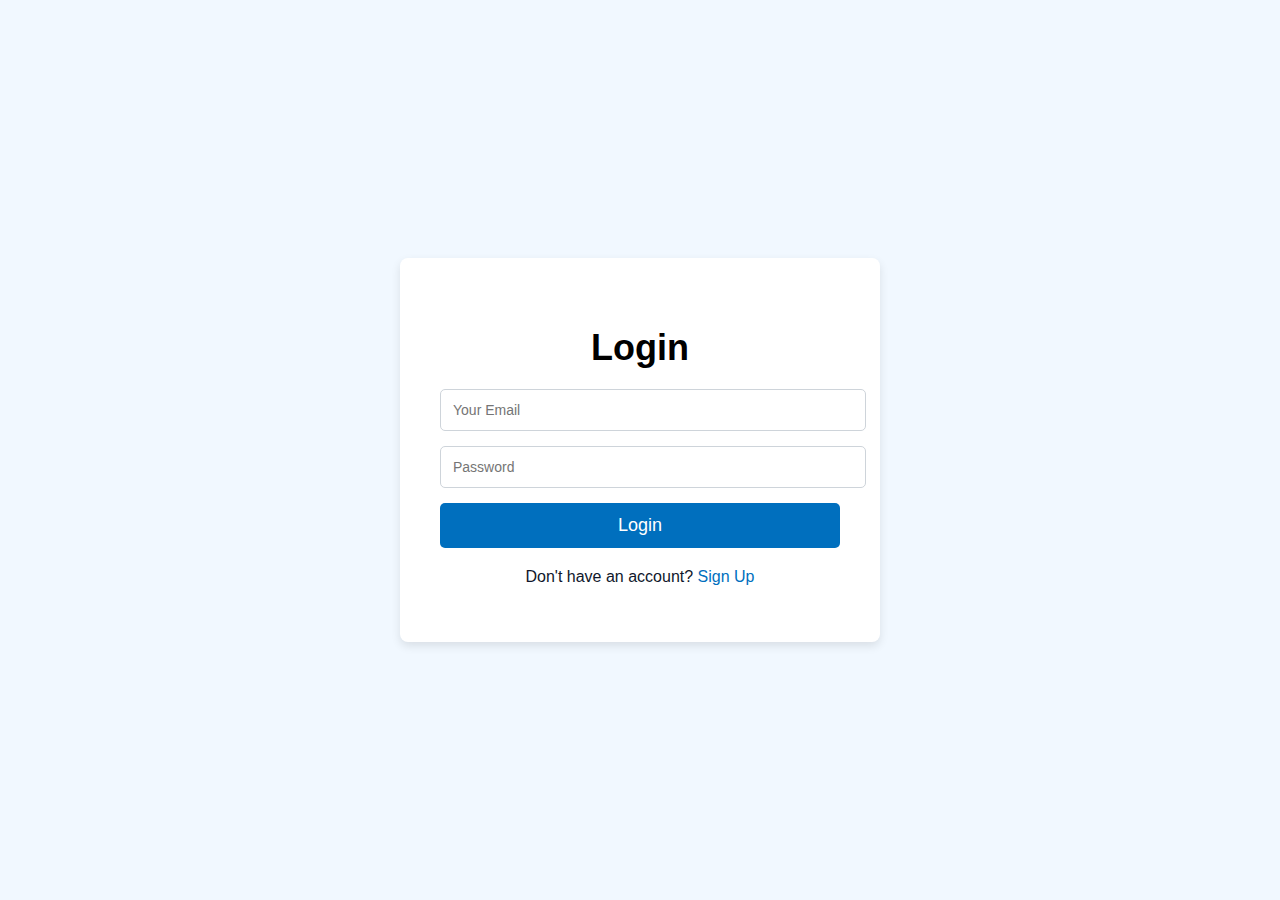
<file: Template/login.html>
<!DOCTYPE html>
<html lang="en">
<head>
  <meta charset="UTF-8">
  <meta name="viewport" content="width=device-width, initial-scale=1.0">
  <title>Login</title>
  <style>
  /* Variables for colors */
  :root {
    --primary: #006fbe; /* New color */
    --light: #F1F8FF; /* Light background */
    --dark: #0F172B; /* Dark text */
    --button-bg: #006fbe; /* Button color */
    --input-border: #ced4da; /* Border for inputs */
    --input-focus: #006fbe; /* Input border focus color */
    --button-hover: #0087e7; /* Button hover color */
  }

  /* Global styles */
  body {
    font-family: Arial, sans-serif;
    background-color: var(--light);
    color: var(--dark);
    margin: 0;
    padding: 0;
    display: flex;
    justify-content: center;
    align-items: center;
    height: 100vh;
  }

  .container {
    background-color: white;
    border-radius: 8px;
    box-shadow: 0 4px 10px rgba(0, 0, 0, 0.1);
    padding: 40px;
    max-width: 400px;
    width: 100%;
  }

  h2 {
    color: black;
    text-align: center;
    font-size: 36px;
    margin-bottom: 20px;
  }

  form {
    display: flex;
    flex-direction: column;
    gap: 15px;
  }

  input[type="text"],
  input[type="email"],
  input[type="password"] {
    width: 100%;
    padding: 12px;
    border: 1px solid var(--input-border);
    border-radius: 5px;
    font-size: 14px;
    transition: border 0.3s ease;
  }

  input[type="text"]:focus,
  input[type="email"]:focus,
  input[type="password"]:focus {
    border-color: var(--input-focus);
    outline: none;
    box-shadow: 0 0 8px rgba(0, 141, 241, 0.2);
  }

  button {
    background-color: var(--button-bg);
    color: white;
    padding: 12px;
    font-size: 18px;
    border: none;
    border-radius: 5px;
    cursor: pointer;
    transition: background-color 0.3s ease, transform 0.2s;
  }

  button:hover {
    background-color: var(--button-hover);
    transform: translateY(-2px);
  }

  button:active {
    transform: translateY(0);
  }

  .signup-link {
    text-align: center;
    margin-top: 20px;
  }

  .signup-link a {
    color: var(--primary);
    text-decoration: none;
    font-size: 16px;
  }

  .signup-link a:hover {
    text-decoration: underline;
  }
  
  </style>
</head>
<body>
    <div class="container">
        <h2>Login</h2>
        <form action="/login" method="post">
          <input type="email" name="email" placeholder="Your Email" required />
          <input type="password" name="password" placeholder="Password" required />
          <button type="submit">Login</button>
        </form>
        <div class="signup-link">
            <p>Don't have an account? <a href="/signup">Sign Up</a></p>
        </div>
    </div>
</body>
</html>
</file>
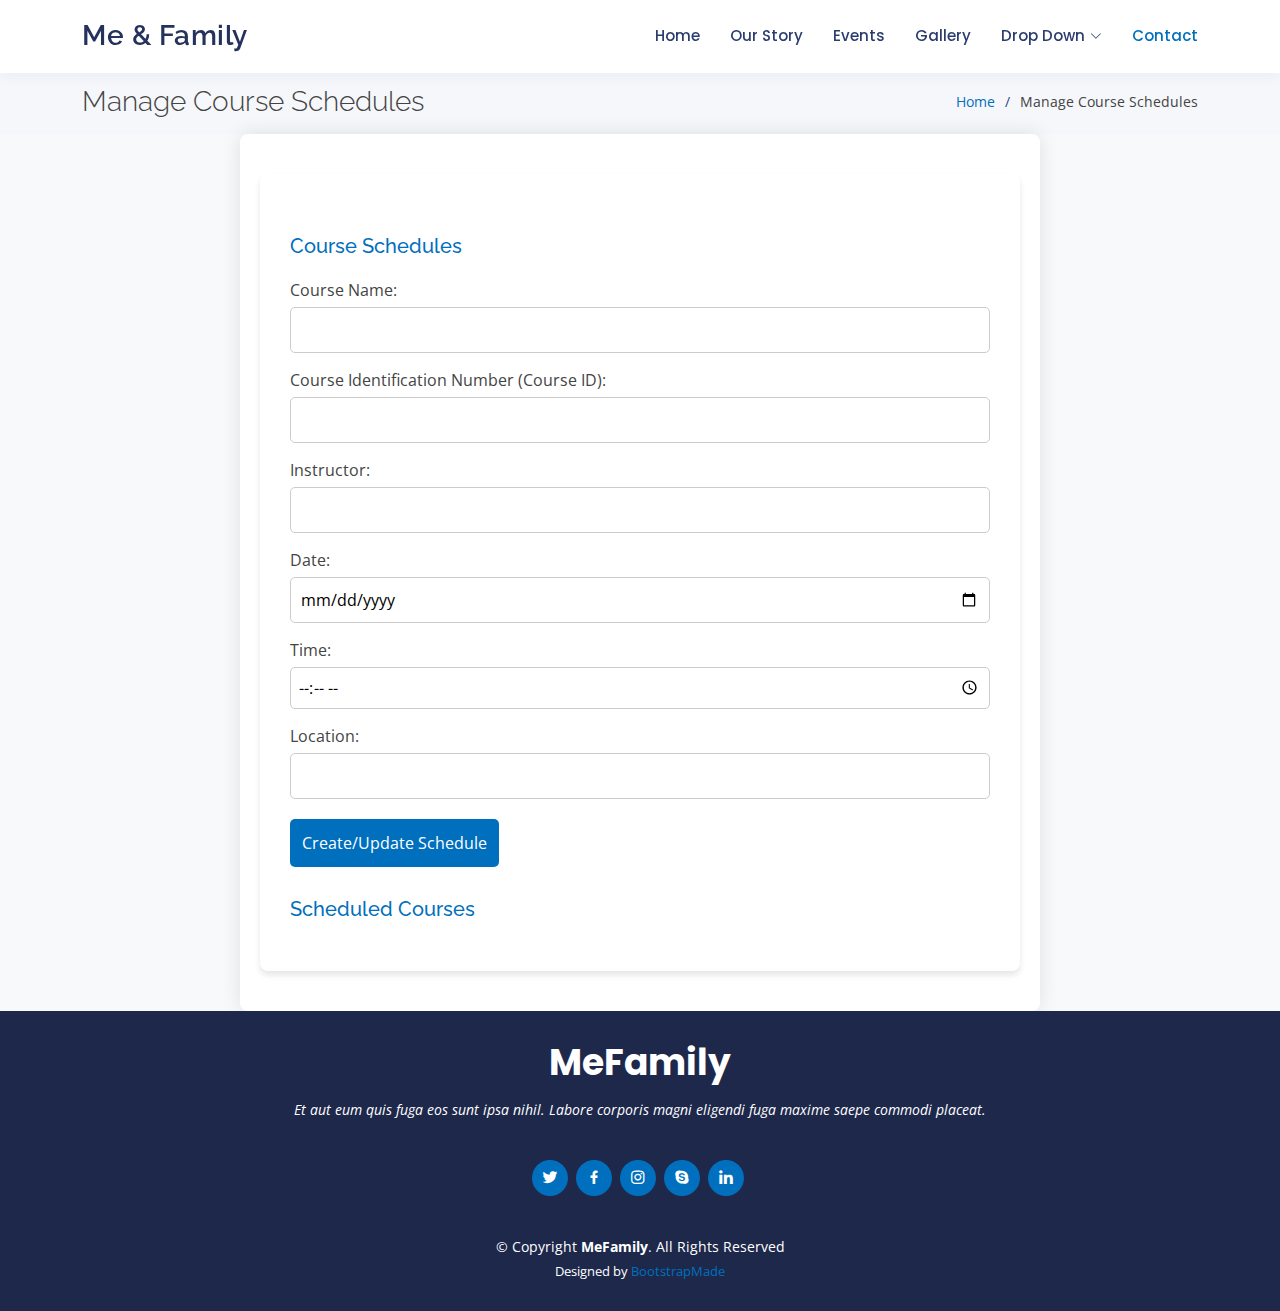
<file: Template/manageCourseSchedules.html>
<!DOCTYPE html>
<html lang="en">
<head>
  <meta charset="UTF-8">
  <meta name="viewport" content="width=device-width, initial-scale=1.0">
  <title>Initial Registration</title>

  <meta content="" name="description">
  <meta content="" name="keywords">

  <!-- Favicons -->
  <link href="assets/img/favicon.png" rel="icon">
  <link href="assets/img/apple-touch-icon.png" rel="apple-touch-icon">

  <!-- Google Fonts -->
  <link href="https://fonts.googleapis.com/css?family=Open+Sans:300,300i,400,400i,600,600i,700,700i|Raleway:300,300i,400,400i,500,500i,600,600i,700,700i|Poppins:300,300i,400,400i,500,500i,600,600i,700,700i" rel="stylesheet">

  <!-- Vendor CSS Files -->
  <link href="assets/vendor/bootstrap/css/bootstrap.min.css" rel="stylesheet">
  <link href="assets/vendor/bootstrap-icons/bootstrap-icons.css" rel="stylesheet">
  <link href="assets/vendor/boxicons/css/boxicons.min.css" rel="stylesheet">
  <link href="assets/vendor/glightbox/css/glightbox.min.css" rel="stylesheet">
  <link href="assets/vendor/remixicon/remixicon.css" rel="stylesheet">
  <link href="assets/vendor/swiper/swiper-bundle.min.css" rel="stylesheet">

  <!-- Template Main CSS File -->
  <link href="assets/css/style.css" rel="stylesheet">


</head>
<style>
    /* General Style */
body {
  font-family: 'Open Sans', sans-serif;
  color: #444444;

  background-color: #f8f9fa;
}

h2, h3 {
  color:#444444;
  margin-bottom: 20px;
}
.container1 {
    background-color: #fff;
    padding: 20px;
    margin: 0 auto;
    max-width: 800px;
    border-radius: 8px;
    box-shadow: 0px 0px 20px rgba(0, 0, 0, 0.1);
}

/* Form */
form {
  background-color: white;
  padding: 30px;
  margin: 20px 0;
  border-radius: 8px;
  box-shadow: 0 4px 6px rgba(0, 0, 0, 0.1);
}
form h4 {
    margin-top: 30px;
    margin-bottom: 20px;
    font-size: 20px;
    color: #006fbe;
}

form label {
 
  display: block;
  margin-top: 15px;
  color: #444444;
}

form input, form select, form textarea {
  width: 100%;
  padding: 8px;
  margin-top: 5px;
  border: 1px solid #ccc;
  border-radius: 5px;
  box-sizing: border-box;
}

form input[type="text"], 
form input[type="date"],
form input[type="number"], 
form textarea {
  font-size: 16px;
  padding: 10px;
}

form button[type="submit"] {
  background-color: #006fbe;
  color: white;
  font-size: 16px;
  padding: 12px;
  margin-top: 20px;
  border: none;
  border-radius: 5px;
  cursor: pointer;
  transition: background-color 0.3s;
}

form button[type="submit"]:hover {
  background-color: #008df1;
}



    </style>
<body>

  <!-- ======= Header ======= -->
  <header id="header" class="fixed-top">
    <div class="container d-flex align-items-center justify-content-between">

      <h1 class="logo"><a href="index.html">Me &amp; Family</a></h1>
      <!-- Uncomment below if you prefer to use an image logo -->
      <!-- <a href="index.html" class="logo"><img src="assets/img/logo.png" alt="" class="img-fluid"></a>-->

      <nav id="navbar" class="navbar">
        <ul>
          <li><a href="index.html">Home</a></li>
          <li><a href="our-story.html">Our Story</a></li>
          <li><a href="events.html">Events</a></li>
          <li><a href="gallery.html">Gallery</a></li>
          <li class="dropdown"><a href="#"><span>Drop Down</span> <i class="bi bi-chevron-down"></i></a>
            <ul>
              <li><a href="#">Drop Down 1</a></li>
              <li class="dropdown"><a href="#"><span>Deep Drop Down</span> <i class="bi bi-chevron-right"></i></a>
                <ul>
                  <li><a href="#">Deep Drop Down 1</a></li>
                  <li><a href="#">Deep Drop Down 2</a></li>
                  <li><a href="#">Deep Drop Down 3</a></li>
                  <li><a href="#">Deep Drop Down 4</a></li>
                  <li><a href="#">Deep Drop Down 5</a></li>
                </ul>
              </li>
              <li><a href="#">Drop Down 2</a></li>
              <li><a href="#">Drop Down 3</a></li>
              <li><a href="#">Drop Down 4</a></li>
            </ul>
          </li>
          <li><a class="active" href="contact.html">Contact</a></li>
        </ul>
        <i class="bi bi-list mobile-nav-toggle"></i>
      </nav><!-- .navbar -->

    </div>
  </header><!-- End Header -->

  <main id="main">

    <!-- ======= Breadcrumbs ======= -->
    <section id="breadcrumbs" class="breadcrumbs">
      <div class="container">

        <div class="d-flex justify-content-between align-items-center">
          <h2>Manage Course Schedules</h2>
          <ol>
            <li><a href="index.html">Home</a></li>
            <li>Manage Course Schedules</li>
          </ol>
        </div>

      </div>
    </section><!-- End Breadcrumbs -->

  <div class="container1">
    
    <form action="/submit_registration" method="post">

      <!-- Course Resigtration -->
    
      <h4>Course Schedules</h4>

      <label for="course_name">Course Name:</label>
      <input type="text" id="course_name" name="course_name" required>

      <label for="course_id">Course Identification Number (Course ID):</label>
      <input type="number" id="course_id" name="course_id" required />
  
      <label for="instructor">Instructor:</label>
      <input type="text" id="instructor" name="instructor" required>
  
      <label for="date">Date:</label>
      <input type="date" id="date" name="date" required>
  
      <label for="time">Time:</label>
      <input type="time" id="time" name="time" required>
  
      <label for="location">Location:</label>
      <input type="text" id="location" name="location" required>
  
      <button type="submit">Create/Update Schedule</button>

      <h4>Scheduled Courses</h4>
  <div id="scheduleList">
    <!-- Dynamically populate this with schedules -->
  </div>


    </form>
  </div>
    <!-- ======= Footer ======= -->
    <footer id="footer">
        <div class="container">
          <h3>MeFamily</h3>
          <p>Et aut eum quis fuga eos sunt ipsa nihil. Labore corporis magni eligendi fuga maxime saepe commodi placeat.</p>
          <div class="social-links">
            <a href="#" class="twitter"><i class="bx bxl-twitter"></i></a>
            <a href="#" class="facebook"><i class="bx bxl-facebook"></i></a>
            <a href="#" class="instagram"><i class="bx bxl-instagram"></i></a>
            <a href="#" class="google-plus"><i class="bx bxl-skype"></i></a>
            <a href="#" class="linkedin"><i class="bx bxl-linkedin"></i></a>
          </div>
          <div class="copyright">
            &copy; Copyright <strong><span>MeFamily</span></strong>. All Rights Reserved
          </div>
          <div class="credits">
            <!-- All the links in the footer should remain intact. -->
            <!-- You can delete the links only if you purchased the pro version. -->
            <!-- Licensing information: https://bootstrapmade.com/license/ -->
            <!-- Purchase the pro version with working PHP/AJAX contact form: https://bootstrapmade.com/family-multipurpose-html-bootstrap-template-free/ -->
            Designed by <a href="https://bootstrapmade.com/">BootstrapMade</a>
          </div>
        </div>
      </footer><!-- End Footer -->
    
      <a href="#" class="back-to-top d-flex align-items-center justify-content-center"><i class="bi bi-arrow-up-short"></i></a>
    
      <!-- Vendor JS Files -->
      <script src="assets/vendor/bootstrap/js/bootstrap.bundle.min.js"></script>
      <script src="assets/vendor/glightbox/js/glightbox.min.js"></script>
      <script src="assets/vendor/isotope-layout/isotope.pkgd.min.js"></script>
      <script src="assets/vendor/swiper/swiper-bundle.min.js"></script>
      <script src="assets/vendor/php-email-form/validate.js"></script>
    
      <!-- Template Main JS File -->
      <script src="assets/js/main.js"></script>
    

</body>

</html>
</file>
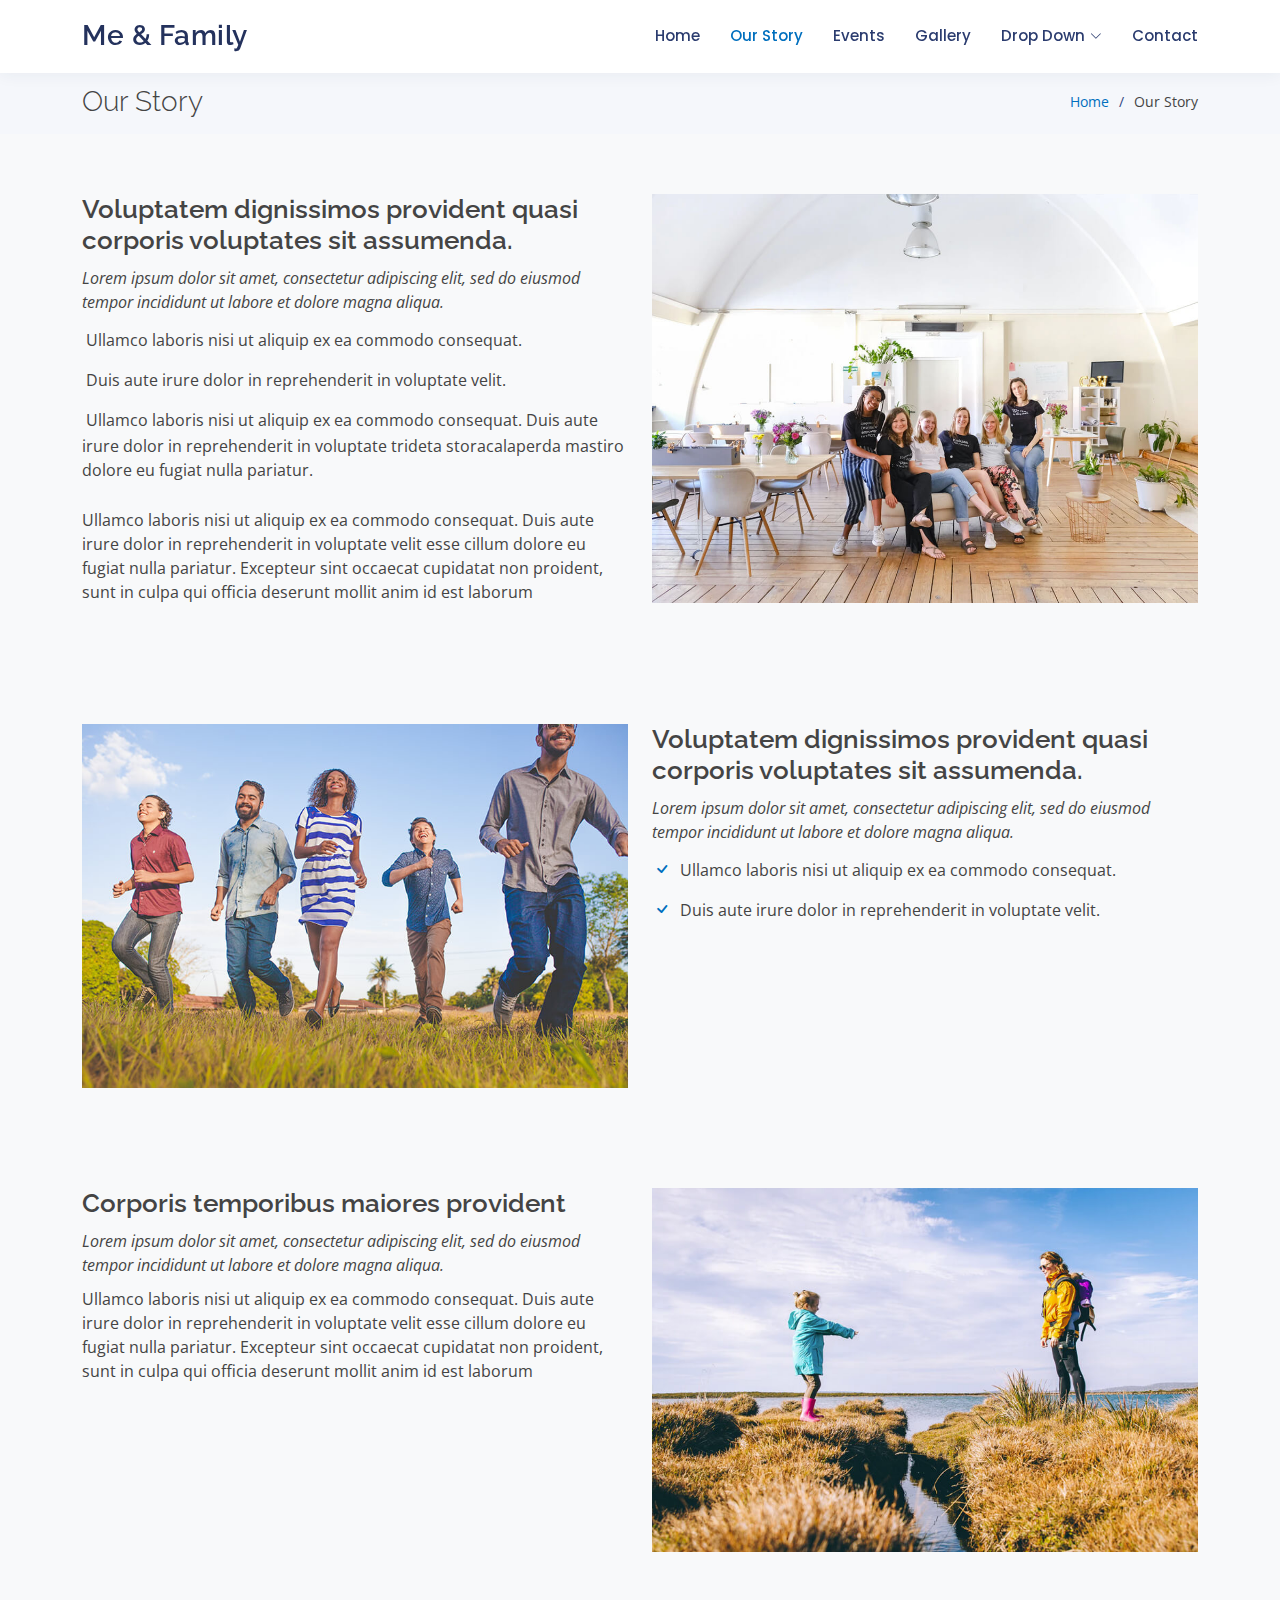
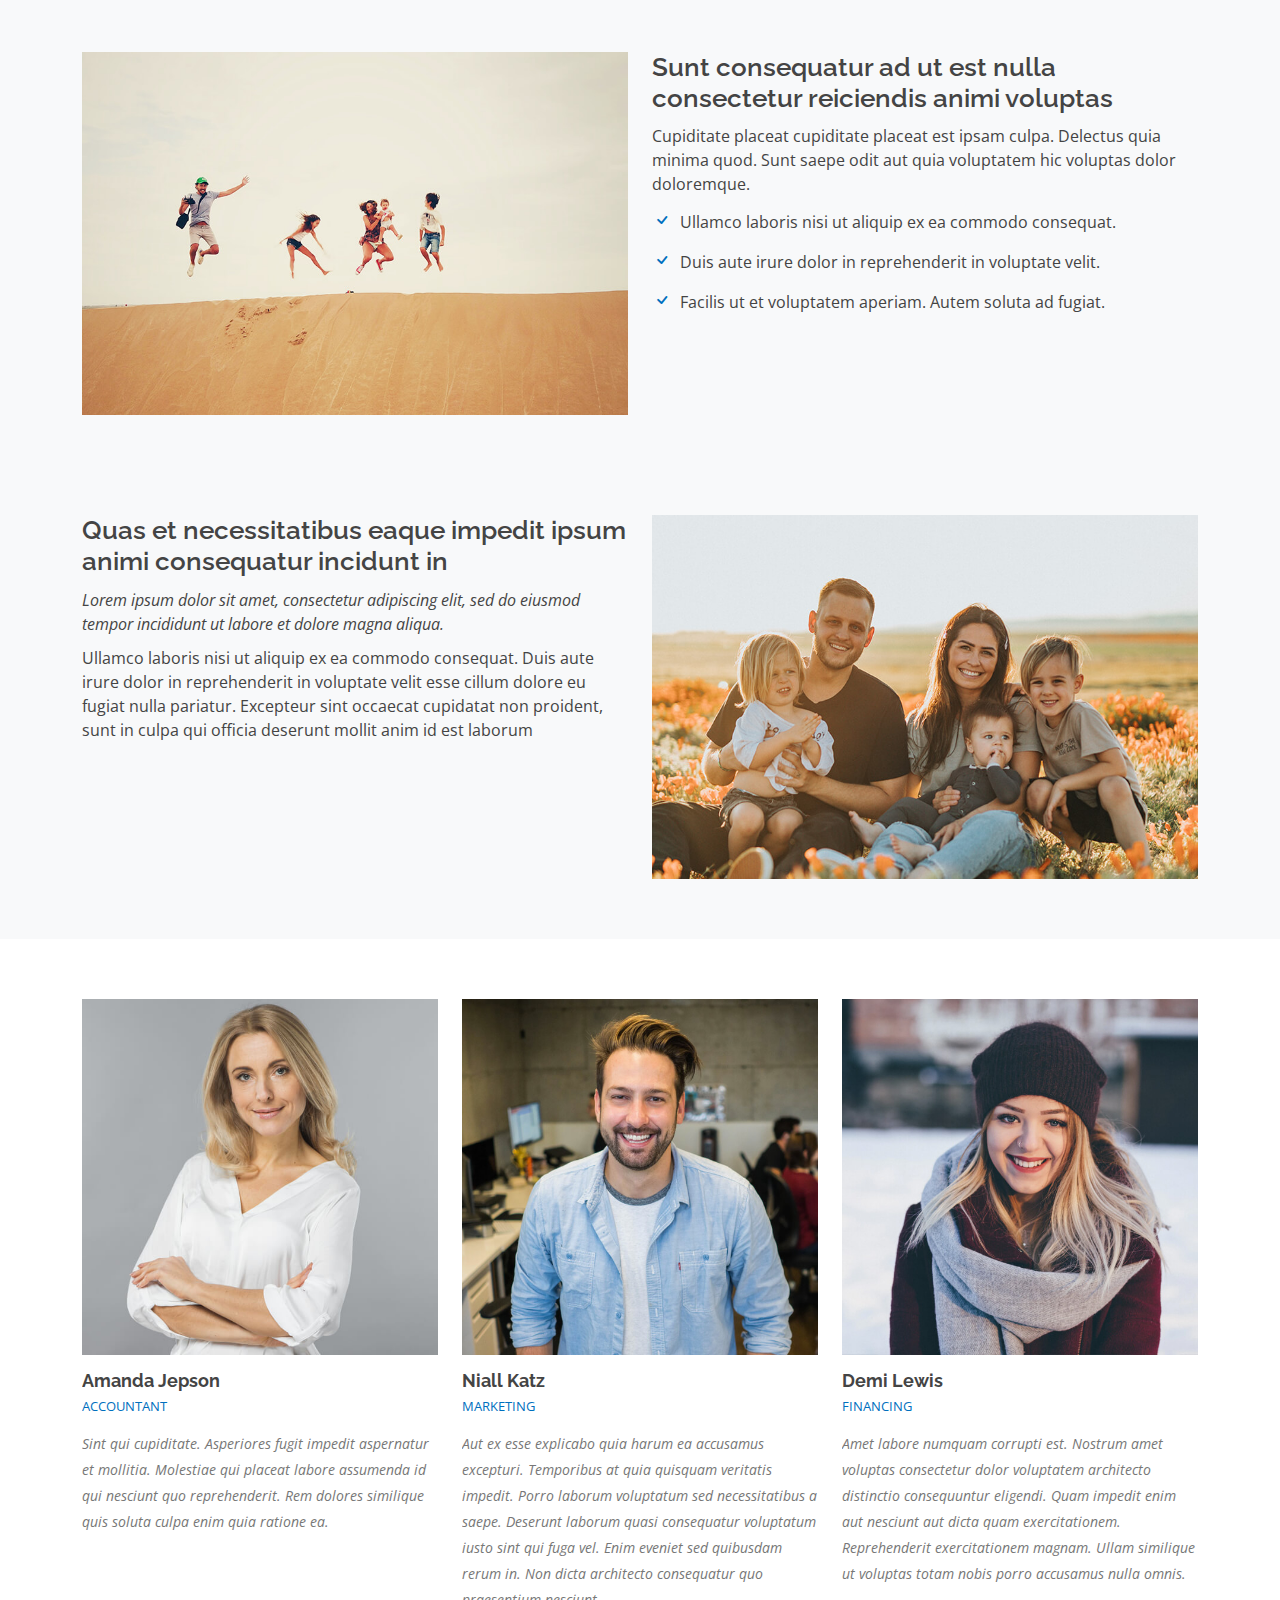
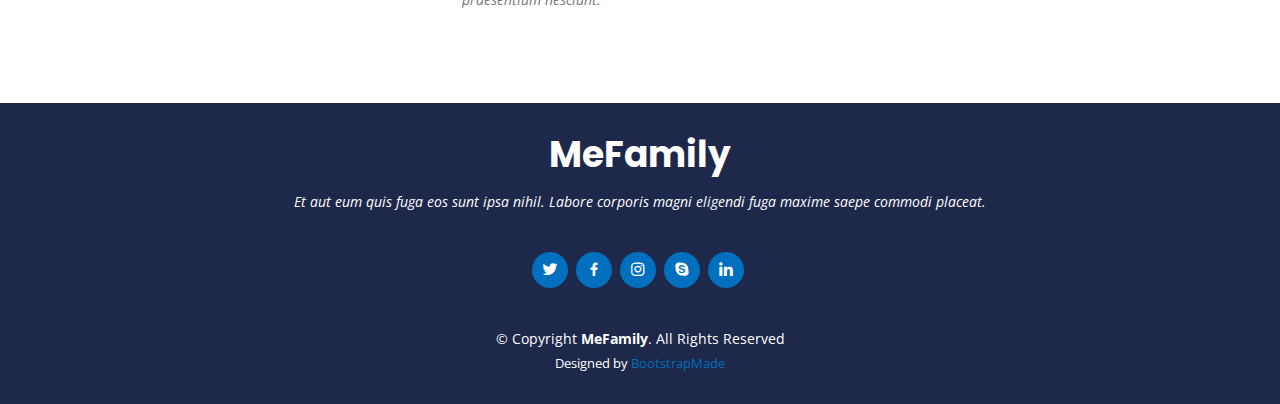
<file: Template/our-story.html>
<!DOCTYPE html>
<html lang="en">

<head>
  <meta charset="utf-8">
  <meta content="width=device-width, initial-scale=1.0" name="viewport">

  <title>Our Story - MeFamily Bootstrap Template</title>
  <meta content="" name="description">
  <meta content="" name="keywords">

  <!-- Favicons -->
  <link href="assets/img/favicon.png" rel="icon">
  <link href="assets/img/apple-touch-icon.png" rel="apple-touch-icon">

  <!-- Google Fonts -->
  <link href="https://fonts.googleapis.com/css?family=Open+Sans:300,300i,400,400i,600,600i,700,700i|Raleway:300,300i,400,400i,500,500i,600,600i,700,700i|Poppins:300,300i,400,400i,500,500i,600,600i,700,700i" rel="stylesheet">

  <!-- Vendor CSS Files -->
  <link href="assets/vendor/bootstrap/css/bootstrap.min.css" rel="stylesheet">
  <link href="assets/vendor/bootstrap-icons/bootstrap-icons.css" rel="stylesheet">
  <link href="assets/vendor/boxicons/css/boxicons.min.css" rel="stylesheet">
  <link href="assets/vendor/glightbox/css/glightbox.min.css" rel="stylesheet">
  <link href="assets/vendor/remixicon/remixicon.css" rel="stylesheet">
  <link href="assets/vendor/swiper/swiper-bundle.min.css" rel="stylesheet">

  <!-- Template Main CSS File -->
  <link href="assets/css/style.css" rel="stylesheet">

  <!-- =======================================================
  * Template Name: MeFamily
  * Updated: May 30 2023 with Bootstrap v5.3.0
  * Template URL: https://bootstrapmade.com/family-multipurpose-html-bootstrap-template-free/
  * Author: BootstrapMade.com
  * License: https://bootstrapmade.com/license/
  ======================================================== -->
</head>

<body>

  <!-- ======= Header ======= -->
  <header id="header" class="fixed-top">
    <div class="container d-flex align-items-center justify-content-between">

      <h1 class="logo"><a href="index.html">Me &amp; Family</a></h1>
      <!-- Uncomment below if you prefer to use an image logo -->
      <!-- <a href="index.html" class="logo"><img src="assets/img/logo.png" alt="" class="img-fluid"></a>-->

      <nav id="navbar" class="navbar">
        <ul>
          <li><a href="index.html">Home</a></li>
          <li><a class="active" href="our-story.html">Our Story</a></li>
          <li><a href="events.html">Events</a></li>
          <li><a href="gallery.html">Gallery</a></li>
          <li class="dropdown"><a href="#"><span>Drop Down</span> <i class="bi bi-chevron-down"></i></a>
            <ul>
              <li><a href="#">Drop Down 1</a></li>
              <li class="dropdown"><a href="#"><span>Deep Drop Down</span> <i class="bi bi-chevron-right"></i></a>
                <ul>
                  <li><a href="#">Deep Drop Down 1</a></li>
                  <li><a href="#">Deep Drop Down 2</a></li>
                  <li><a href="#">Deep Drop Down 3</a></li>
                  <li><a href="#">Deep Drop Down 4</a></li>
                  <li><a href="#">Deep Drop Down 5</a></li>
                </ul>
              </li>
              <li><a href="#">Drop Down 2</a></li>
              <li><a href="#">Drop Down 3</a></li>
              <li><a href="#">Drop Down 4</a></li>
            </ul>
          </li>
          <li><a href="contact.html">Contact</a></li>
        </ul>
        <i class="bi bi-list mobile-nav-toggle"></i>
      </nav><!-- .navbar -->

    </div>
  </header><!-- End Header -->

  <main id="main">

    <!-- ======= Breadcrumbs ======= -->
    <section id="breadcrumbs" class="breadcrumbs">
      <div class="container">

        <div class="d-flex justify-content-between align-items-center">
          <h2>Our Story</h2>
          <ol>
            <li><a href="index.html">Home</a></li>
            <li>Our Story</li>
          </ol>
        </div>

      </div>
    </section><!-- End Breadcrumbs -->

    <!-- ======= Story Intro Section ======= -->
    <section id="story-intro" class="story-intro">
      <div class="container">

        <div class="row">
          <div class="col-lg-6 order-1 order-lg-2">
            <img src="assets/img/intro.jpg" class="img-fluid" alt="">
          </div>
          <div class="col-lg-6 pt-4 pt-lg-0 order-2 order-lg-1 content">
            <h3>Voluptatem dignissimos provident quasi corporis voluptates sit assumenda.</h3>
            <p class="fst-italic">
              Lorem ipsum dolor sit amet, consectetur adipiscing elit, sed do eiusmod tempor incididunt ut labore et dolore
              magna aliqua.
            </p>
            <ul>
              <li><i class="bi bi-check-circled"></i> Ullamco laboris nisi ut aliquip ex ea commodo consequat.</li>
              <li><i class="bi bi-check-circled"></i> Duis aute irure dolor in reprehenderit in voluptate velit.</li>
              <li><i class="bi bi-check-circled"></i> Ullamco laboris nisi ut aliquip ex ea commodo consequat. Duis aute irure dolor in reprehenderit in voluptate trideta storacalaperda mastiro dolore eu fugiat nulla pariatur.</li>
            </ul>
            <p>
              Ullamco laboris nisi ut aliquip ex ea commodo consequat. Duis aute irure dolor in reprehenderit in voluptate
              velit esse cillum dolore eu fugiat nulla pariatur. Excepteur sint occaecat cupidatat non proident, sunt in
              culpa qui officia deserunt mollit anim id est laborum
            </p>
          </div>
        </div>

      </div>
    </section><!-- End Story Intro Section -->

    <!-- ======= Featured Members Section ======= -->
    <section id="featured-members" class="featured-members">
      <div class="container">

        <div class="row content">
          <div class="col-lg-6">
            <img src="assets/img/members/featured-members-1.jpg" class="img-fluid" alt="">
          </div>
          <div class="col-lg-6 pt-3 pt-lg-0">
            <h3>Voluptatem dignissimos provident quasi corporis voluptates sit assumenda.</h3>
            <p class="fst-italic">
              Lorem ipsum dolor sit amet, consectetur adipiscing elit, sed do eiusmod tempor incididunt ut labore et dolore
              magna aliqua.
            </p>
            <ul>
              <li><i class="bi bi-check"></i> Ullamco laboris nisi ut aliquip ex ea commodo consequat.</li>
              <li><i class="bi bi-check"></i> Duis aute irure dolor in reprehenderit in voluptate velit.</li>
            </ul>
          </div>
        </div>

        <div class="row content">
          <div class="col-lg-6 order-1 order-lg-2">
            <img src="assets/img/members/featured-members-2.jpg" class="img-fluid" alt="">
          </div>
          <div class="col-lg-6 order-2 order-lg-1 pt-3 pt-lg-0">
            <h3>Corporis temporibus maiores provident</h3>
            <p class="fst-italic">
              Lorem ipsum dolor sit amet, consectetur adipiscing elit, sed do eiusmod tempor incididunt ut labore et dolore
              magna aliqua.
            </p>
            <p>
              Ullamco laboris nisi ut aliquip ex ea commodo consequat. Duis aute irure dolor in reprehenderit in voluptate
              velit esse cillum dolore eu fugiat nulla pariatur. Excepteur sint occaecat cupidatat non proident, sunt in
              culpa qui officia deserunt mollit anim id est laborum
            </p>
          </div>
        </div>

        <div class="row content">
          <div class="col-lg-6">
            <img src="assets/img/members/featured-members-3.jpg" class="img-fluid" alt="">
          </div>
          <div class="col-lg-6 pt-3 pt-lg-0">
            <h3>Sunt consequatur ad ut est nulla consectetur reiciendis animi voluptas</h3>
            <p>Cupiditate placeat cupiditate placeat est ipsam culpa. Delectus quia minima quod. Sunt saepe odit aut quia voluptatem hic voluptas dolor doloremque.</p>
            <ul>
              <li><i class="bi bi-check"></i> Ullamco laboris nisi ut aliquip ex ea commodo consequat.</li>
              <li><i class="bi bi-check"></i> Duis aute irure dolor in reprehenderit in voluptate velit.</li>
              <li><i class="bi bi-check"></i> Facilis ut et voluptatem aperiam. Autem soluta ad fugiat.</li>
            </ul>
          </div>
        </div>

        <div class="row content">
          <div class="col-lg-6 order-1 order-lg-2">
            <img src="assets/img/members/featured-members-4.jpg" class="img-fluid" alt="">
          </div>
          <div class="col-lg-6 order-2 order-lg-1 pt-3 pt-lg-0">
            <h3>Quas et necessitatibus eaque impedit ipsum animi consequatur incidunt in</h3>
            <p class="fst-italic">
              Lorem ipsum dolor sit amet, consectetur adipiscing elit, sed do eiusmod tempor incididunt ut labore et dolore
              magna aliqua.
            </p>
            <p>
              Ullamco laboris nisi ut aliquip ex ea commodo consequat. Duis aute irure dolor in reprehenderit in voluptate
              velit esse cillum dolore eu fugiat nulla pariatur. Excepteur sint occaecat cupidatat non proident, sunt in
              culpa qui officia deserunt mollit anim id est laborum
            </p>
          </div>
        </div>

      </div>
    </section><!-- End Featured Members Section -->

    <!-- ======= Members Section ======= -->
    <section id="members" class="members">
      <div class="container">

        <div class="row">

          <div class="col-lg-4 col-md-6 d-flex align-items-stretch">
            <div class="member">
              <div class="member-img">
                <img src="assets/img/members/member-1.jpg" class="img-fluid" alt="">
                <div class="social">
                  <a href=""><i class="bi bi-twitter"></i></a>
                  <a href=""><i class="bi bi-facebook"></i></a>
                  <a href=""><i class="bi bi-instagram"></i></a>
                  <a href=""><i class="bi bi-linkedin"></i></a>
                </div>
              </div>
              <div class="member-info">
                <h4>Amanda Jepson</h4>
                <span>Accountant</span>
                <p>Sint qui cupiditate. Asperiores fugit impedit aspernatur et mollitia. Molestiae qui placeat labore assumenda id qui nesciunt quo reprehenderit. Rem dolores similique quis soluta culpa enim quia ratione ea.</p>
              </div>
            </div>
          </div>

          <div class="col-lg-4 col-md-6 d-flex align-items-stretch">
            <div class="member">
              <div class="member-img">
                <img src="assets/img/members/member-2.jpg" class="img-fluid" alt="">
                <div class="social">
                  <a href=""><i class="bi bi-twitter"></i></a>
                  <a href=""><i class="bi bi-facebook"></i></a>
                  <a href=""><i class="bi bi-instagram"></i></a>
                  <a href=""><i class="bi bi-linkedin"></i></a>
                </div>
              </div>
              <div class="member-info">
                <h4>Niall Katz</h4>
                <span>Marketing</span>
                <p>Aut ex esse explicabo quia harum ea accusamus excepturi. Temporibus at quia quisquam veritatis impedit. Porro laborum voluptatum sed necessitatibus a saepe. Deserunt laborum quasi consequatur voluptatum iusto sint qui fuga vel. Enim eveniet sed quibusdam rerum in. Non dicta architecto consequatur quo praesentium nesciunt.</p>
              </div>
            </div>
          </div>

          <div class="col-lg-4 col-md-6 d-flex align-items-stretch">
            <div class="member">
              <div class="member-img">
                <img src="assets/img/members/member-3.jpg" class="img-fluid" alt="">
                <div class="social">
                  <a href=""><i class="bi bi-twitter"></i></a>
                  <a href=""><i class="bi bi-facebook"></i></a>
                  <a href=""><i class="bi bi-instagram"></i></a>
                  <a href=""><i class="bi bi-linkedin"></i></a>
                </div>
              </div>
              <div class="member-info">
                <h4>Demi Lewis</h4>
                <span>Financing</span>
                <p>Amet labore numquam corrupti est. Nostrum amet voluptas consectetur dolor voluptatem architecto distinctio consequuntur eligendi. Quam impedit enim aut nesciunt aut dicta quam exercitationem. Reprehenderit exercitationem magnam. Ullam similique ut voluptas totam nobis porro accusamus nulla omnis.</p>
              </div>
            </div>
          </div>

        </div>

      </div>
    </section><!-- End Members Section -->

  </main><!-- End #main -->

  <!-- ======= Footer ======= -->
  <footer id="footer">
    <div class="container">
      <h3>MeFamily</h3>
      <p>Et aut eum quis fuga eos sunt ipsa nihil. Labore corporis magni eligendi fuga maxime saepe commodi placeat.</p>
      <div class="social-links">
        <a href="#" class="twitter"><i class="bx bxl-twitter"></i></a>
        <a href="#" class="facebook"><i class="bx bxl-facebook"></i></a>
        <a href="#" class="instagram"><i class="bx bxl-instagram"></i></a>
        <a href="#" class="google-plus"><i class="bx bxl-skype"></i></a>
        <a href="#" class="linkedin"><i class="bx bxl-linkedin"></i></a>
      </div>
      <div class="copyright">
        &copy; Copyright <strong><span>MeFamily</span></strong>. All Rights Reserved
      </div>
      <div class="credits">
        <!-- All the links in the footer should remain intact. -->
        <!-- You can delete the links only if you purchased the pro version. -->
        <!-- Licensing information: https://bootstrapmade.com/license/ -->
        <!-- Purchase the pro version with working PHP/AJAX contact form: https://bootstrapmade.com/family-multipurpose-html-bootstrap-template-free/ -->
        Designed by <a href="https://bootstrapmade.com/">BootstrapMade</a>
      </div>
    </div>
  </footer><!-- End Footer -->

  <a href="#" class="back-to-top d-flex align-items-center justify-content-center"><i class="bi bi-arrow-up-short"></i></a>

  <!-- Vendor JS Files -->
  <script src="assets/vendor/bootstrap/js/bootstrap.bundle.min.js"></script>
  <script src="assets/vendor/glightbox/js/glightbox.min.js"></script>
  <script src="assets/vendor/isotope-layout/isotope.pkgd.min.js"></script>
  <script src="assets/vendor/swiper/swiper-bundle.min.js"></script>
  <script src="assets/vendor/php-email-form/validate.js"></script>

  <!-- Template Main JS File -->
  <script src="assets/js/main.js"></script>

</body>

</html>
</file>
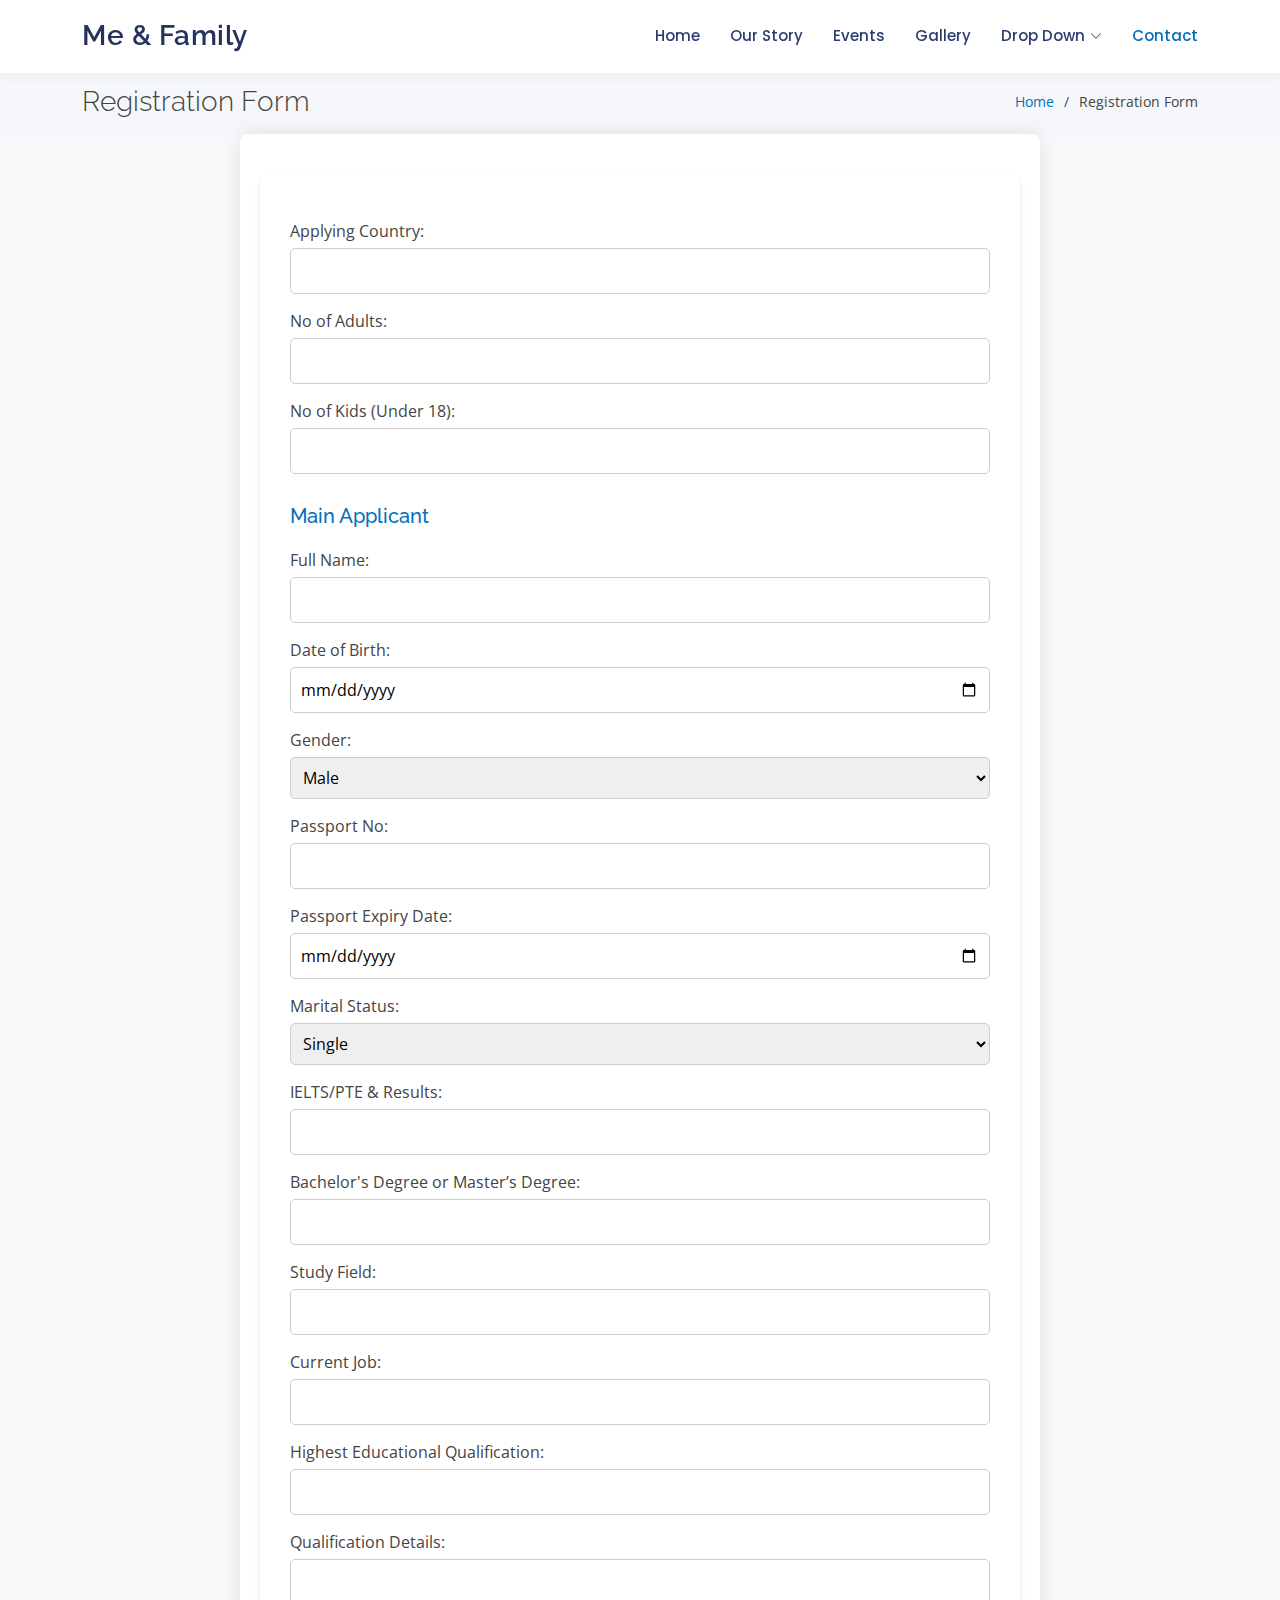
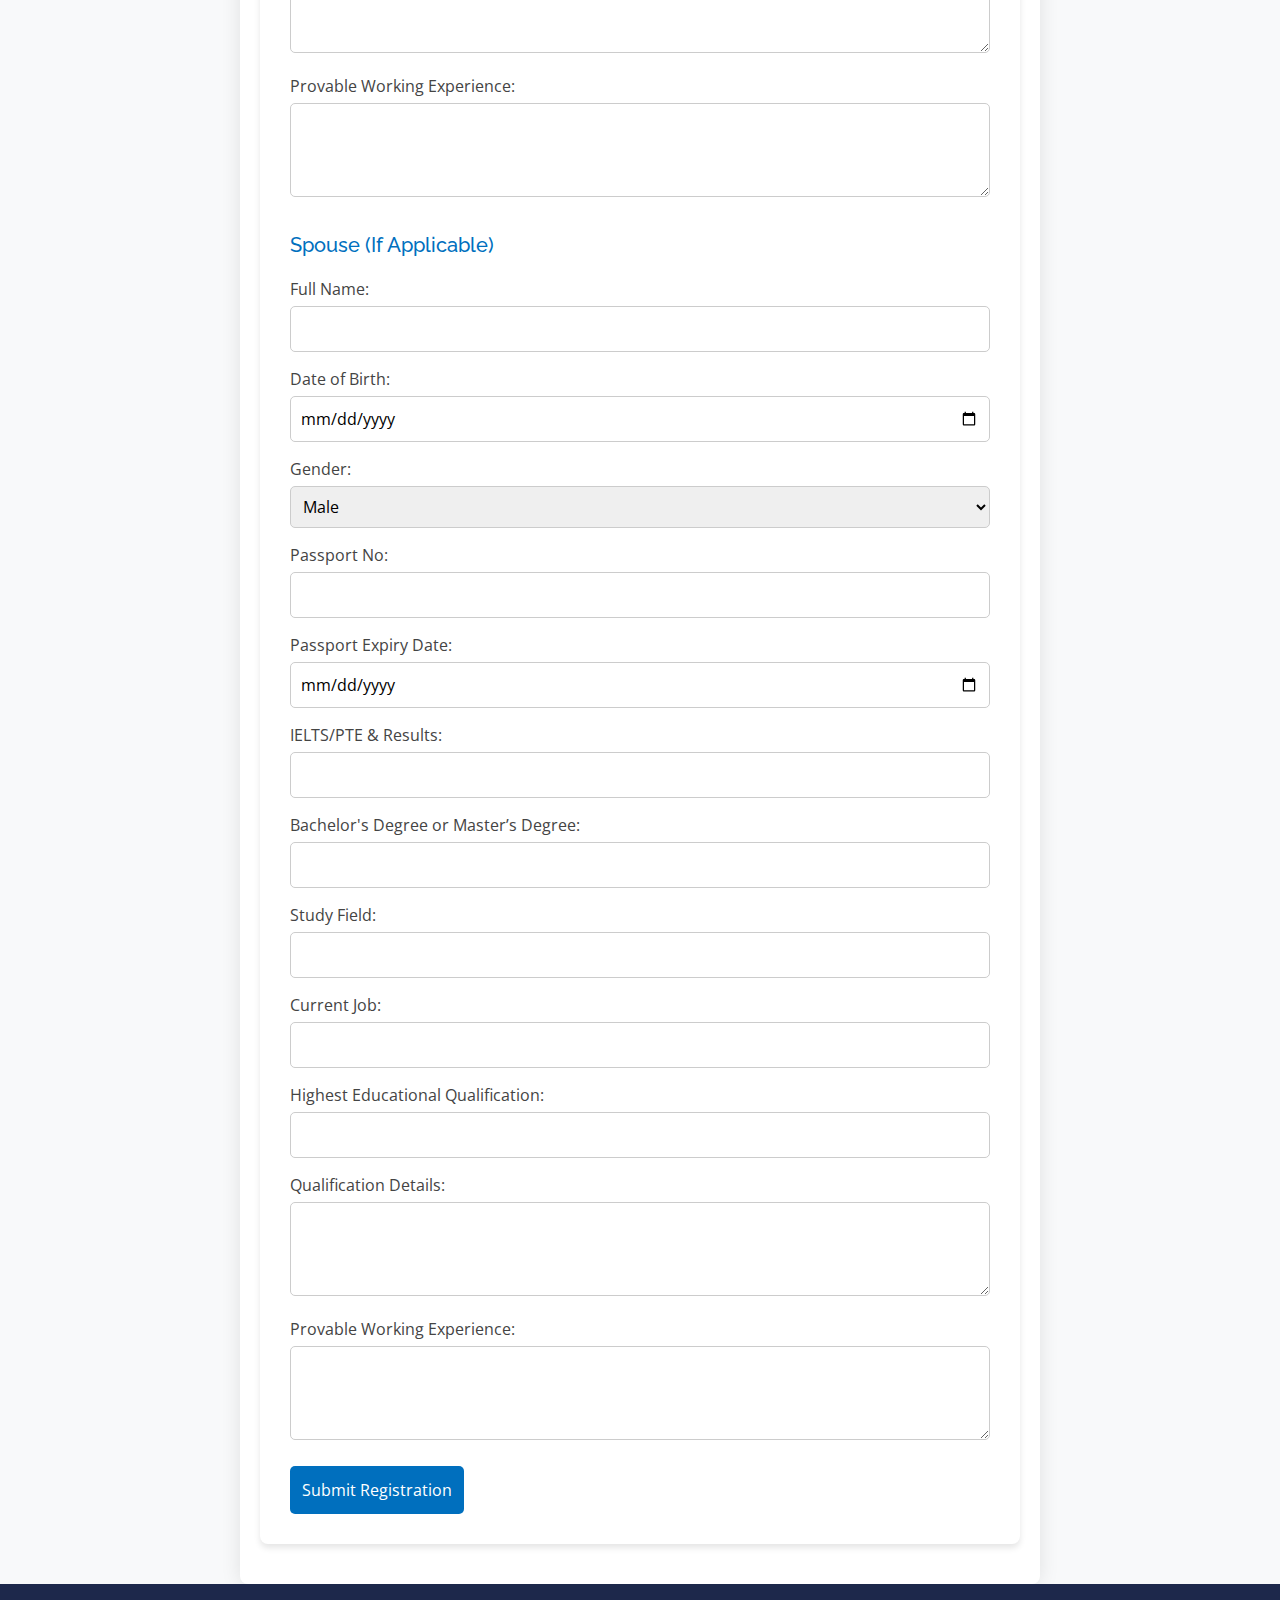
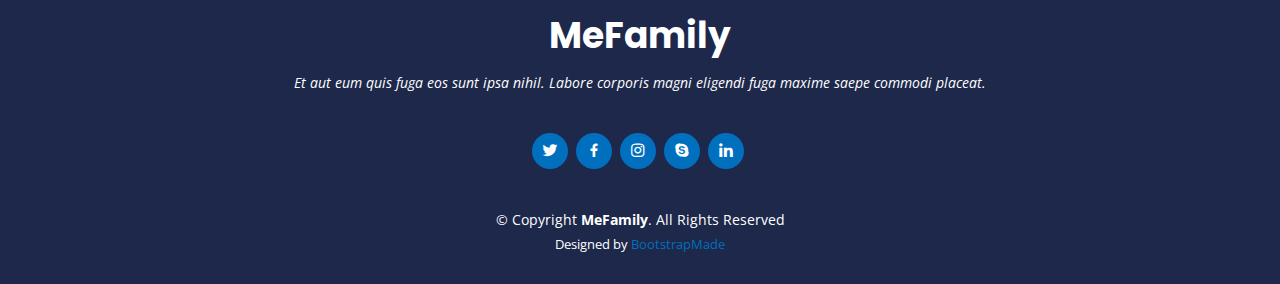
<file: Template/registrationform.html>
<!DOCTYPE html>
<html lang="en">
<head>
  <meta charset="UTF-8">
  <meta name="viewport" content="width=device-width, initial-scale=1.0">
  <title>Initial Registration</title>

  <meta content="" name="description">
  <meta content="" name="keywords">

  <!-- Favicons -->
  <link href="assets/img/favicon.png" rel="icon">
  <link href="assets/img/apple-touch-icon.png" rel="apple-touch-icon">

  <!-- Google Fonts -->
  <link href="https://fonts.googleapis.com/css?family=Open+Sans:300,300i,400,400i,600,600i,700,700i|Raleway:300,300i,400,400i,500,500i,600,600i,700,700i|Poppins:300,300i,400,400i,500,500i,600,600i,700,700i" rel="stylesheet">

  <!-- Vendor CSS Files -->
  <link href="assets/vendor/bootstrap/css/bootstrap.min.css" rel="stylesheet">
  <link href="assets/vendor/bootstrap-icons/bootstrap-icons.css" rel="stylesheet">
  <link href="assets/vendor/boxicons/css/boxicons.min.css" rel="stylesheet">
  <link href="assets/vendor/glightbox/css/glightbox.min.css" rel="stylesheet">
  <link href="assets/vendor/remixicon/remixicon.css" rel="stylesheet">
  <link href="assets/vendor/swiper/swiper-bundle.min.css" rel="stylesheet">

  <!-- Template Main CSS File -->
  <link href="assets/css/style.css" rel="stylesheet">


</head>
<style>
    /* General Style */
body {
  font-family: 'Open Sans', sans-serif;
  color: #444444;

  background-color: #f8f9fa;
}

h2, h3 {
  color:#444444;
  margin-bottom: 20px;
}
.container1 {
    background-color: #fff;
    padding: 20px;
    margin: 0 auto;
    max-width: 800px;
    border-radius: 8px;
    box-shadow: 0px 0px 20px rgba(0, 0, 0, 0.1);
}

/* Form */
form {
  background-color: white;
  padding: 30px;
  margin: 20px 0;
  border-radius: 8px;
  box-shadow: 0 4px 6px rgba(0, 0, 0, 0.1);
}
form h4 {
    margin-top: 30px;
    margin-bottom: 20px;
    font-size: 20px;
    color: #006fbe;
}

form label {
 
  display: block;
  margin-top: 15px;
  color: #444444;
}

form input, form select, form textarea {
  width: 100%;
  padding: 8px;
  margin-top: 5px;
  border: 1px solid #ccc;
  border-radius: 5px;
  box-sizing: border-box;
}

form input[type="text"], 
form input[type="date"],
form input[type="number"], 
form textarea {
  font-size: 16px;
  padding: 10px;
}

form button[type="submit"] {
  background-color: #006fbe;
  color: white;
  font-size: 16px;
  padding: 12px;
  margin-top: 20px;
  border: none;
  border-radius: 5px;
  cursor: pointer;
  transition: background-color 0.3s;
}

form button[type="submit"]:hover {
  background-color: #008df1;
}



    </style>
<body>

  <!-- ======= Header ======= -->
  <header id="header" class="fixed-top">
    <div class="container d-flex align-items-center justify-content-between">

      <h1 class="logo"><a href="index.html">Me &amp; Family</a></h1>
      <!-- Uncomment below if you prefer to use an image logo -->
      <!-- <a href="index.html" class="logo"><img src="assets/img/logo.png" alt="" class="img-fluid"></a>-->

      <nav id="navbar" class="navbar">
        <ul>
          <li><a href="index.html">Home</a></li>
          <li><a href="our-story.html">Our Story</a></li>
          <li><a href="events.html">Events</a></li>
          <li><a href="gallery.html">Gallery</a></li>
          <li class="dropdown"><a href="#"><span>Drop Down</span> <i class="bi bi-chevron-down"></i></a>
            <ul>
              <li><a href="#">Drop Down 1</a></li>
              <li class="dropdown"><a href="#"><span>Deep Drop Down</span> <i class="bi bi-chevron-right"></i></a>
                <ul>
                  <li><a href="#">Deep Drop Down 1</a></li>
                  <li><a href="#">Deep Drop Down 2</a></li>
                  <li><a href="#">Deep Drop Down 3</a></li>
                  <li><a href="#">Deep Drop Down 4</a></li>
                  <li><a href="#">Deep Drop Down 5</a></li>
                </ul>
              </li>
              <li><a href="#">Drop Down 2</a></li>
              <li><a href="#">Drop Down 3</a></li>
              <li><a href="#">Drop Down 4</a></li>
            </ul>
          </li>
          <li><a class="active" href="contact.html">Contact</a></li>
        </ul>
        <i class="bi bi-list mobile-nav-toggle"></i>
      </nav><!-- .navbar -->

    </div>
  </header><!-- End Header -->

  <main id="main">

    <!-- ======= Breadcrumbs ======= -->
    <section id="breadcrumbs" class="breadcrumbs">
      <div class="container">

        <div class="d-flex justify-content-between align-items-center">
          <h2>Registration Form</h2>
          <ol>
            <li><a href="index.html">Home</a></li>
            <li>Registration Form</li>
          </ol>
        </div>

      </div>
    </section><!-- End Breadcrumbs -->

  <div class="container1">
    
    <form action="/submit_registration" method="post">

      <!-- Applying Country & Number of Applicants -->
      <label for="country">Applying Country:</label>
      <input type="text" id="country" name="applying_country" required />

      <label for="adults">No of Adults:</label>
      <input type="number" id="adults" name="no_of_adults" required />

      <label for="kids">No of Kids (Under 18):</label>
      <input type="number" id="kids" name="no_of_kids" required />

      <!-- Main Applicant Details -->
      <h4>Main Applicant</h4>

      <label for="main_fullname">Full Name:</label>
      <input type="text" id="main_fullname" name="main_fullname" required />

      <label for="main_dob">Date of Birth:</label>
      <input type="date" id="main_dob" name="main_dob" required />

      <label for="main_gender">Gender:</label>
      <select id="main_gender" name="main_gender" required>
        <option value="Male">Male</option>
        <option value="Female">Female</option>
        <option value="Other">Other</option>
      </select>

      <label for="main_passport">Passport No:</label>
      <input type="text" id="main_passport" name="main_passport_no" required />

      <label for="main_passport_expiry">Passport Expiry Date:</label>
      <input type="date" id="main_passport_expiry" name="main_passport_expiry" required />

      <label for="main_marital_status">Marital Status:</label>
      <select id="main_marital_status" name="main_marital_status" required>
        <option value="Single">Single</option>
        <option value="Married">Married</option>
        <option value="Divorced">Divorced</option>
      </select>

      <label for="main_ielts">IELTS/PTE & Results:</label>
      <input type="text" id="main_ielts" name="main_ielts_results" />

      <label for="main_degree">Bachelor's Degree or Master’s Degree:</label>
      <input type="text" id="main_degree" name="main_degree" required />

      <label for="main_study_field">Study Field:</label>
      <input type="text" id="main_study_field" name="main_study_field" required />

      <label for="main_job">Current Job:</label>
      <input type="text" id="main_job" name="main_job" required />

      <label for="main_qualification">Highest Educational Qualification:</label>
      <input type="text" id="main_qualification" name="main_highest_qualification" required />

      <label for="main_qualification_details">Qualification Details:</label>
      <textarea id="main_qualification_details" name="main_qualification_details" rows="3" required></textarea>

      <label for="main_experience">Provable Working Experience:</label>
      <textarea id="main_experience" name="main_experience" rows="3" required></textarea>

      <!-- Spouse Details -->
      <h4>Spouse (If Applicable)</h4>

      <label for="spouse_fullname">Full Name:</label>
      <input type="text" id="spouse_fullname" name="spouse_fullname" />

      <label for="spouse_dob">Date of Birth:</label>
      <input type="date" id="spouse_dob" name="spouse_dob" />

      <label for="spouse_gender">Gender:</label>
      <select id="spouse_gender" name="spouse_gender">
        <option value="Male">Male</option>
        <option value="Female">Female</option>
        <option value="Other">Other</option>
      </select>

      <label for="spouse_passport">Passport No:</label>
      <input type="text" id="spouse_passport" name="spouse_passport_no" />

      <label for="spouse_passport_expiry">Passport Expiry Date:</label>
      <input type="date" id="spouse_passport_expiry" name="spouse_passport_expiry" />

      <label for="spouse_ielts">IELTS/PTE & Results:</label>
      <input type="text" id="spouse_ielts" name="spouse_ielts_results" />

      <label for="spouse_degree">Bachelor's Degree or Master’s Degree:</label>
      <input type="text" id="spouse_degree" name="spouse_degree" />

      <label for="spouse_study_field">Study Field:</label>
      <input type="text" id="spouse_study_field" name="spouse_study_field" />

      <label for="spouse_job">Current Job:</label>
      <input type="text" id="spouse_job" name="spouse_job" />

      <label for="spouse_qualification">Highest Educational Qualification:</label>
      <input type="text" id="spouse_qualification" name="spouse_highest_qualification" />

      <label for="spouse_qualification_details">Qualification Details:</label>
      <textarea id="spouse_qualification_details" name="spouse_qualification_details" rows="3"></textarea>

      <label for="spouse_experience">Provable Working Experience:</label>
      <textarea id="spouse_experience" name="spouse_experience" rows="3"></textarea>

      <!-- Submit Button -->
      <button type="submit">Submit Registration</button>

    </form>
  </div>
    <!-- ======= Footer ======= -->
    <footer id="footer">
        <div class="container">
          <h3>MeFamily</h3>
          <p>Et aut eum quis fuga eos sunt ipsa nihil. Labore corporis magni eligendi fuga maxime saepe commodi placeat.</p>
          <div class="social-links">
            <a href="#" class="twitter"><i class="bx bxl-twitter"></i></a>
            <a href="#" class="facebook"><i class="bx bxl-facebook"></i></a>
            <a href="#" class="instagram"><i class="bx bxl-instagram"></i></a>
            <a href="#" class="google-plus"><i class="bx bxl-skype"></i></a>
            <a href="#" class="linkedin"><i class="bx bxl-linkedin"></i></a>
          </div>
          <div class="copyright">
            &copy; Copyright <strong><span>MeFamily</span></strong>. All Rights Reserved
          </div>
          <div class="credits">
            <!-- All the links in the footer should remain intact. -->
            <!-- You can delete the links only if you purchased the pro version. -->
            <!-- Licensing information: https://bootstrapmade.com/license/ -->
            <!-- Purchase the pro version with working PHP/AJAX contact form: https://bootstrapmade.com/family-multipurpose-html-bootstrap-template-free/ -->
            Designed by <a href="https://bootstrapmade.com/">BootstrapMade</a>
          </div>
        </div>
      </footer><!-- End Footer -->
    
      <a href="#" class="back-to-top d-flex align-items-center justify-content-center"><i class="bi bi-arrow-up-short"></i></a>
    
      <!-- Vendor JS Files -->
      <script src="assets/vendor/bootstrap/js/bootstrap.bundle.min.js"></script>
      <script src="assets/vendor/glightbox/js/glightbox.min.js"></script>
      <script src="assets/vendor/isotope-layout/isotope.pkgd.min.js"></script>
      <script src="assets/vendor/swiper/swiper-bundle.min.js"></script>
      <script src="assets/vendor/php-email-form/validate.js"></script>
    
      <!-- Template Main JS File -->
      <script src="assets/js/main.js"></script>
    

</body>

</html>
</file>
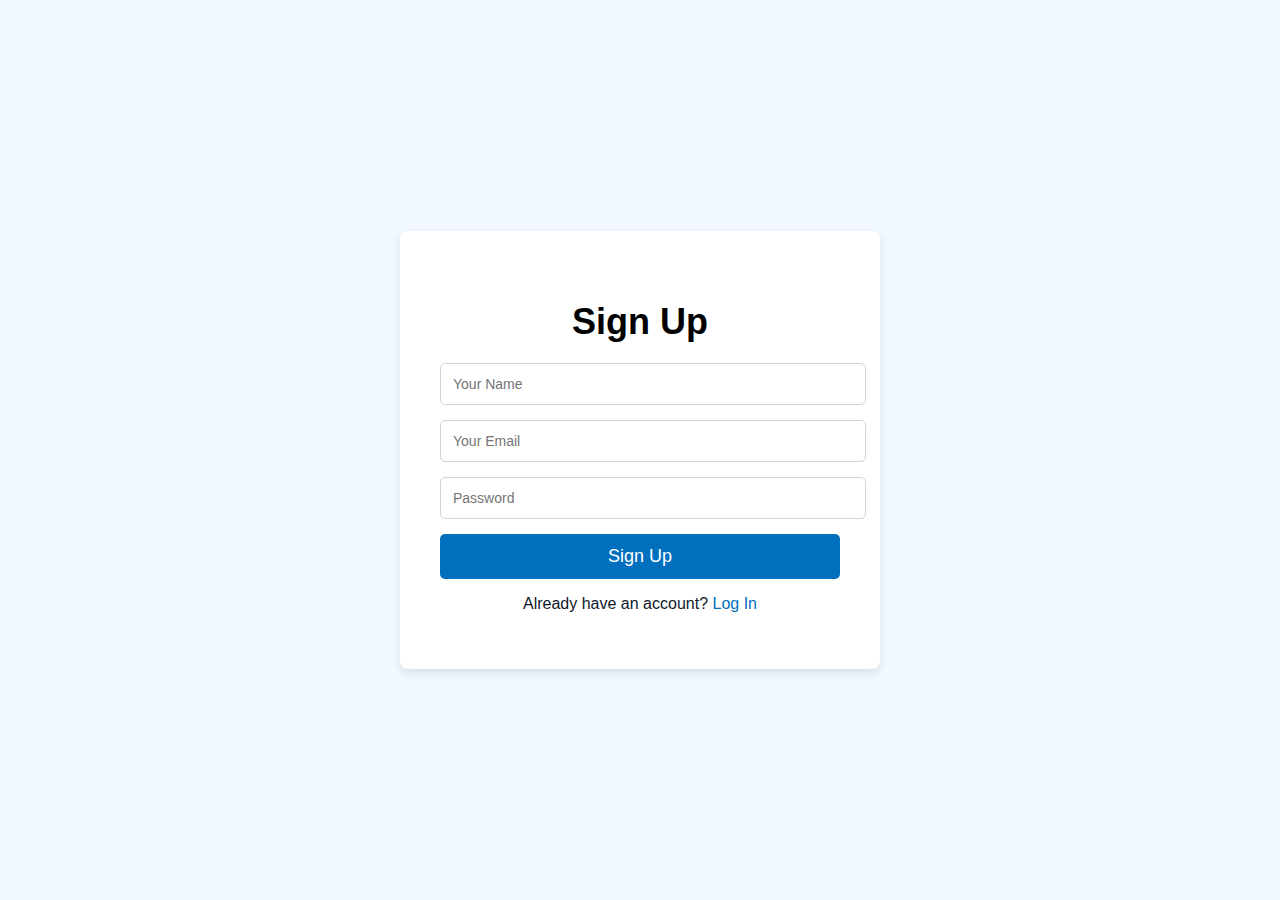
<file: Template/signup.html>
<!DOCTYPE html>
<html lang="en">
<head>
  <meta charset="UTF-8">
  <meta name="viewport" content="width=device-width, initial-scale=1.0">
  <title>Sign Up</title>
  <style>
  /* Variables for colors */
  :root {
    --primary: #006fbe; /* New color */
    --light: #F1F8FF; /* Light background */
    --dark: #0F172B; /* Dark text */
    --button-bg: #006fbe; /* Button color */
    --input-border: #ced4da; /* Border for inputs */
    --input-focus: #006fbe; /* Input border focus color */
    --button-hover: #0087e7; /* Button hover color */
  }

  /* Global styles */
  body {
    font-family: Arial, sans-serif;
    background-color: var(--light);
    color: var(--dark);
    margin: 0;
    padding: 0;
    display: flex;
    justify-content: center;
    align-items: center;
    height: 100vh;
  }

  .container {
    background-color: white;
    border-radius: 8px;
    box-shadow: 0 4px 10px rgba(0, 0, 0, 0.1);
    padding: 40px;
    max-width: 400px;
    width: 100%;
  }

  h2 {
    color: black;
    text-align: center;
    font-size: 36px;
    margin-bottom: 20px;
  }

  form {
    display: flex;
    flex-direction: column;
    gap: 15px;
  }

  input[type="text"],
  input[type="email"],
  input[type="password"] {
    width: 100%;
    padding: 12px;
    border: 1px solid var(--input-border);
    border-radius: 5px;
    font-size: 14px;
    transition: border 0.3s ease;
  }

  input[type="text"]:focus,
  input[type="email"]:focus,
  input[type="password"]:focus {
    border-color: var(--input-focus);
    outline: none;
    box-shadow: 0 0 8px rgba(0, 141, 241, 0.2);
  }

  button {
    background-color: var(--button-bg);
    color: white;
    padding: 12px;
    font-size: 18px;
    border: none;
    border-radius: 5px;
    cursor: pointer;
    transition: background-color 0.3s ease, transform 0.2s;
  }

  button:hover {
    background-color: var(--button-hover);
    transform: translateY(-2px);
  }

  button:active {
    transform: translateY(0);
  }

  .login-link {
    text-align: center;
    margin-top: 10px;
  }

  .login-link a {
    color: var(--primary);
    text-decoration: none;
    font-size: 16px;
  }

  .login-link a:hover {
    text-decoration: underline;
  }

  </style>
</head>
<body>
    <div class="container">
        <h2>Sign Up</h2>
        <form action="/signup" method="post">
          <input type="text" name="name" placeholder="Your Name" required />
          <input type="email" name="email" placeholder="Your Email" required />
          <input type="password" name="password" placeholder="Password" required />
        
          <button type="submit">Sign Up</button>
        </form>
        <div class="login-link">
            <p>Already have an account? <a href="/login">Log In</a></p>
        </div>
    </div>
</body>
</html>
</file>
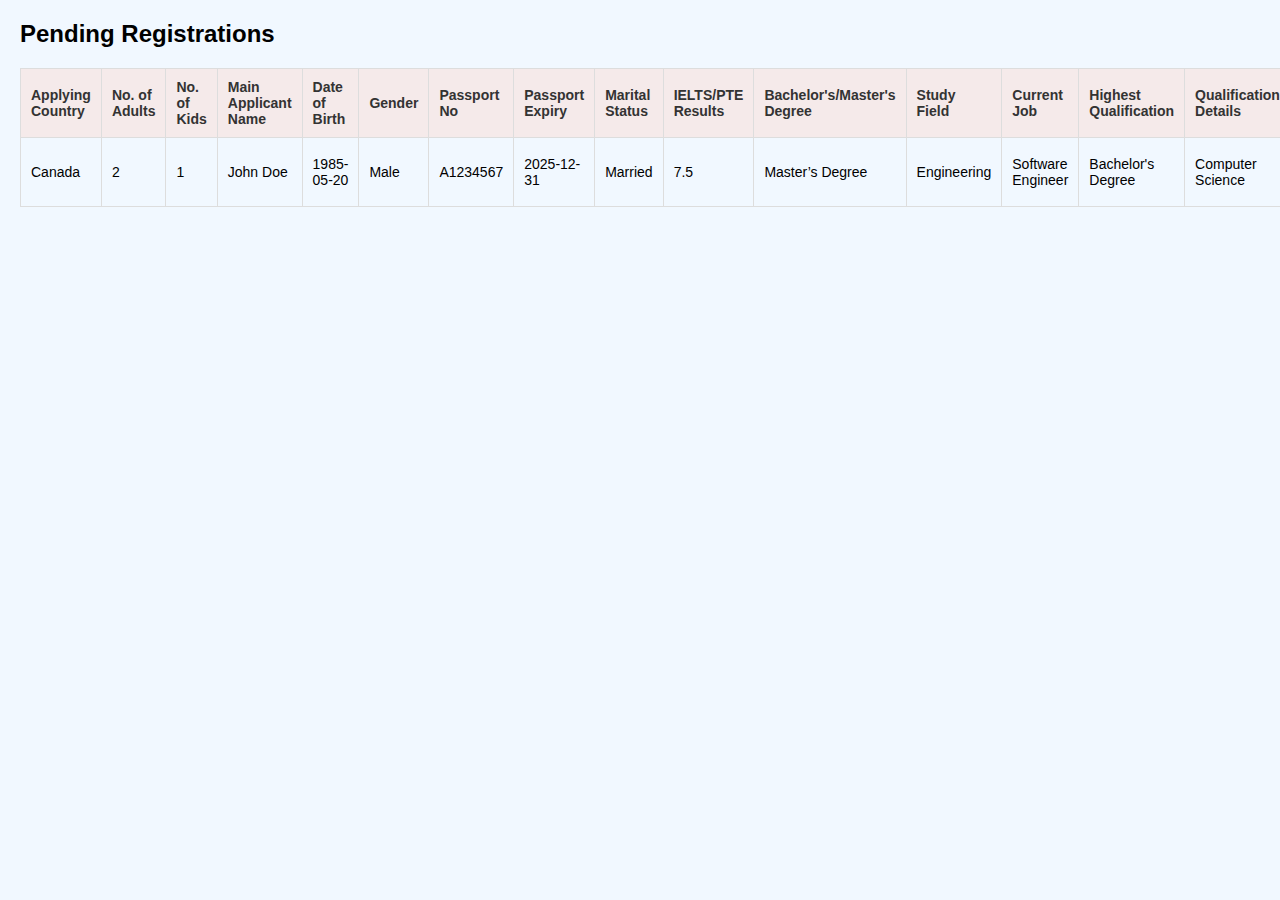
<file: Template/stucture.html>
<!DOCTYPE html>
<html lang="en">
  <head>
    <meta charset="UTF-8" />
    <meta name="viewport" content="width=device-width, initial-scale=1.0" />
    <title>Admin Registration Approval</title>
    <link
      rel="stylesheet"
      href="https://cdnjs.cloudflare.com/ajax/libs/font-awesome/6.0.0-beta3/css/all.min.css"
      integrity="sha512-Fo3rlrZj/k7ujTnH2N2QdJ2y3UuUj6F26xEV4+PbHe73Jj7ErDxNE7NkT4kz3c/vjJWPdAUmTR+5UIN+a7dEw=="
      crossorigin="anonymous"
      referrerpolicy="no-referrer"
    />
    <style>
      body {
        font-family: Arial, sans-serif;
        background-color: #f1f8ff;
        margin: 20px;
      }
      h2 {
        color: black;
      }
      table {
        width: 100%;
        border-collapse: collapse;
        margin-top: 20px;
        font-size: 14px;
      }
      th,
      td {
        padding: 10px;
        border: 1px solid #ddd;
        text-align: left;
      }
      th {
        background-color: #f5eaea;
        color: #333;
      }
      tr:nth-child(even) {
        background-color: #f9f9f9;
      }
      tr:hover {
        background-color: #f1f1f1;
      }
      .approve-btn {
        background-color: #0f172b;
        color: #fff;
        padding: 6px 12px;
        text-decoration: none;
        border: none;
        border-radius: 4px;
        cursor: pointer;
        font-size: 14px;
      }
      .approve-btn:hover {
        background-color: #333;
      }
    </style>
  </head>
  <body>
    <h2>Pending Registrations</h2>
    <table>
      <thead>
        <tr>
          <th>Applying Country</th>
          <th>No. of Adults</th>
          <th>No. of Kids</th>
          <th>Main Applicant Name</th>
          <th>Date of Birth</th>
          <th>Gender</th>
          <th>Passport No</th>
          <th>Passport Expiry</th>
          <th>Marital Status</th>
          <th>IELTS/PTE Results</th>
          <th>Bachelor's/Master's Degree</th>
          <th>Study Field</th>
          <th>Current Job</th>
          <th>Highest Qualification</th>
          <th>Qualification Details</th>
          <th>Working Experience</th>
          <th>Spouse Name</th>
          <th>Spouse Date of Birth</th>
          <th>Spouse Gender</th>
          <th>Spouse Passport No</th>
          <th>Spouse Passport Expiry</th>
          <th>Spouse IELTS/PTE</th>
          <th>Spouse Degree</th>
          <th>Spouse Study Field</th>
          <th>Spouse Current Job</th>
          <th>Spouse Qualification</th>
          <th>Spouse Qualification Details</th>
          <th>Spouse Experience</th>
          <th>Action</th>
        </tr>
      </thead>
      <tbody>
        <tr>
          <td>Canada</td>
          <td>2</td>
          <td>1</td>
          <td>John Doe</td>
          <td>1985-05-20</td>
          <td>Male</td>
          <td>A1234567</td>
          <td>2025-12-31</td>
          <td>Married</td>
          <td>7.5</td>
          <td>Master’s Degree</td>
          <td>Engineering</td>
          <td>Software Engineer</td>
          <td>Bachelor's Degree</td>
          <td>Computer Science</td>
          <td>5 years of experience in IT</td>
          <td>Jane Doe</td>
          <td>1988-07-15</td>
          <td>Female</td>
          <td>B9876543</td>
          <td>2024-10-20</td>
          <td>6.5</td>
          <td>Bachelor’s Degree</td>
          <td>Marketing</td>
          <td>Marketing Manager</td>
          <td>Bachelor's Degree</td>
          <td>Business Administration</td>
          <td>3 years of marketing experience</td>
          <td>
            <form action="/ApproveRegistrationServlet" method="post">
              <input type="hidden" name="registration_id" value="1" />
              <button type="submit" class="approve-btn">
                <i class="fas fa-check"></i> Approve
              </button>
            </form>
          </td>
        </tr>
      </tbody>
    </table>
  </body>
</html>
</file>
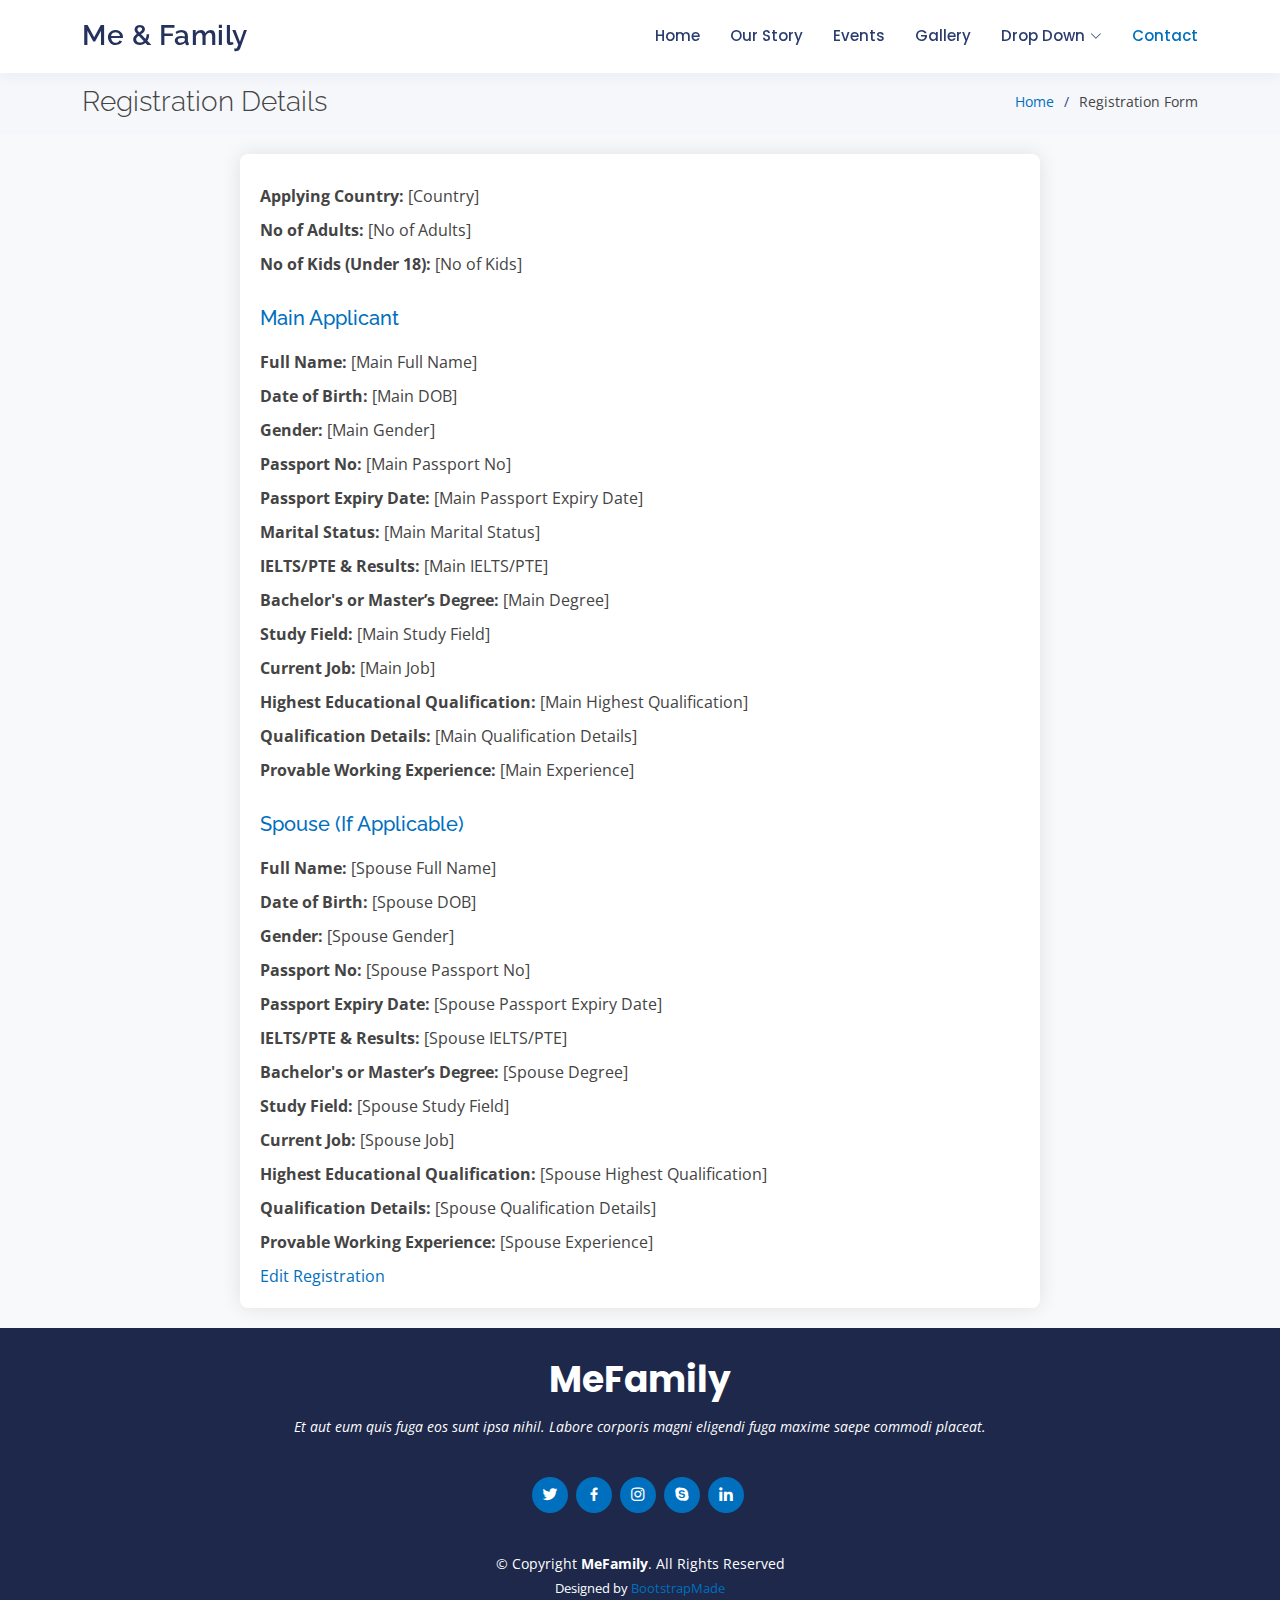
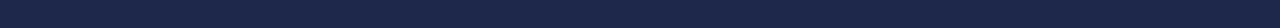
<file: Template/viewregistration.html>
<!DOCTYPE html>
<html lang="en">
<head>
    <meta charset="UTF-8">
    <meta name="viewport" content="width=device-width, initial-scale=1.0">
    <title>View Registration</title>
    <meta content="" name="description">
    <meta content="" name="keywords">
  
    <!-- Favicons -->
    <link href="assets/img/favicon.png" rel="icon">
    <link href="assets/img/apple-touch-icon.png" rel="apple-touch-icon">
  
    <!-- Google Fonts -->
    <link href="https://fonts.googleapis.com/css?family=Open+Sans:300,300i,400,400i,600,600i,700,700i|Raleway:300,300i,400,400i,500,500i,600,600i,700,700i|Poppins:300,300i,400,400i,500,500i,600,600i,700,700i" rel="stylesheet">
  
    <!-- Vendor CSS Files -->
    <link href="assets/vendor/bootstrap/css/bootstrap.min.css" rel="stylesheet">
    <link href="assets/vendor/bootstrap-icons/bootstrap-icons.css" rel="stylesheet">
    <link href="assets/vendor/boxicons/css/boxicons.min.css" rel="stylesheet">
    <link href="assets/vendor/glightbox/css/glightbox.min.css" rel="stylesheet">
    <link href="assets/vendor/remixicon/remixicon.css" rel="stylesheet">
    <link href="assets/vendor/swiper/swiper-bundle.min.css" rel="stylesheet">
  
    <!-- Template Main CSS File -->
    <link href="assets/css/style.css" rel="stylesheet">
</head>
<style>
    /* General Style */
body {
  font-family: 'Open Sans', sans-serif;
  color: #444444;
  background-color: #f8f9fa;
  margin: 0;
  padding: 0;
}

h2, h4 {
  color: #444444;
  margin-bottom: 20px;
}

.container1 {
  background-color: #fff;
  padding: 20px;
  margin: 20px auto;
  max-width: 800px;
  border-radius: 8px;
  box-shadow: 0px 0px 20px rgba(0, 0, 0, 0.1);
}

p1 {
  margin: 10px 0;
  color: #444444;
}

button, a.button {
  background-color: #006fbe;
  color: white;
  font-size: 16px;
  padding: 12px;
  border: none;
  border-radius: 5px;
  cursor: pointer;
  text-decoration: none;
  display: inline-block;
  transition: background-color 0.3s;
}

button:hover, a.button:hover {
  background-color: #008df1;
}

/* Form */
form {
  background-color: #fff;
  padding: 30px;
  margin: 20px 0;
  border-radius: 8px;
  box-shadow: 0 4px 6px rgba(0, 0, 0, 0.1);
}

form label {
  display: block;
  margin-top: 15px;
  color: #444444;
}

form input, form select, form textarea {
  width: 100%;
  padding: 8px;
  margin-top: 5px;
  border: 1px solid #ccc;
  border-radius: 5px;
  box-sizing: border-box;
}

form input[type="text"], 
form input[type="date"],
form input[type="number"], 
form textarea {
  font-size: 16px;
  padding: 10px;
}

form button[type="submit"] {
  background-color: #006fbe;
  color: white;
  font-size: 16px;
  padding: 12px;
  margin-top: 20px;
  border: none;
  border-radius: 5px;
  cursor: pointer;
  transition: background-color 0.3s;
}

form button[type="submit"]:hover {
  background-color: #008df1;
}
 h4 {
    margin-top: 30px;
    margin-bottom: 20px;
    font-size: 20px;
    color: #006fbe;
}


</style>
<body>
    <!-- ======= Header ======= -->
  <header id="header" class="fixed-top">
    <div class="container d-flex align-items-center justify-content-between">

      <h1 class="logo"><a href="index.html">Me &amp; Family</a></h1>
      <!-- Uncomment below if you prefer to use an image logo -->
      <!-- <a href="index.html" class="logo"><img src="assets/img/logo.png" alt="" class="img-fluid"></a>-->

      <nav id="navbar" class="navbar">
        <ul>
          <li><a href="index.html">Home</a></li>
          <li><a href="our-story.html">Our Story</a></li>
          <li><a href="events.html">Events</a></li>
          <li><a href="gallery.html">Gallery</a></li>
          <li class="dropdown"><a href="#"><span>Drop Down</span> <i class="bi bi-chevron-down"></i></a>
            <ul>
              <li><a href="#">Drop Down 1</a></li>
              <li class="dropdown"><a href="#"><span>Deep Drop Down</span> <i class="bi bi-chevron-right"></i></a>
                <ul>
                  <li><a href="#">Deep Drop Down 1</a></li>
                  <li><a href="#">Deep Drop Down 2</a></li>
                  <li><a href="#">Deep Drop Down 3</a></li>
                  <li><a href="#">Deep Drop Down 4</a></li>
                  <li><a href="#">Deep Drop Down 5</a></li>
                </ul>
              </li>
              <li><a href="#">Drop Down 2</a></li>
              <li><a href="#">Drop Down 3</a></li>
              <li><a href="#">Drop Down 4</a></li>
            </ul>
          </li>
          <li><a class="active" href="contact.html">Contact</a></li>
        </ul>
        <i class="bi bi-list mobile-nav-toggle"></i>
      </nav><!-- .navbar -->

    </div>
  </header><!-- End Header -->

  <main id="main">

    <!-- ======= Breadcrumbs ======= -->
    <section id="breadcrumbs" class="breadcrumbs">
      <div class="container">

        <div class="d-flex justify-content-between align-items-center">
          <h2>Registration Details</h2>
          <ol>
            <li><a href="index.html">Home</a></li>
            <li>Registration Form</li>
          </ol>
        </div>

      </div>
    </section><!-- End Breadcrumbs -->

    <div class="container1">
        
        
        <!-- Assume data is dynamically generated by server-side script -->
        <p><strong>Applying Country:</strong> [Country]</p>
        <p><strong>No of Adults:</strong> [No of Adults]</p>
        <p><strong>No of Kids (Under 18):</strong> [No of Kids]</p>

        <h4>Main Applicant</h4>
        <p><strong>Full Name:</strong> [Main Full Name]</p>
        <p><strong>Date of Birth:</strong> [Main DOB]</p>
        <p><strong>Gender:</strong> [Main Gender]</p>
        <p><strong>Passport No:</strong> [Main Passport No]</p>
        <p><strong>Passport Expiry Date:</strong> [Main Passport Expiry Date]</p>
        <p><strong>Marital Status:</strong> [Main Marital Status]</p>
        <p><strong>IELTS/PTE & Results:</strong> [Main IELTS/PTE]</p>
        <p><strong>Bachelor's or Master’s Degree:</strong> [Main Degree]</p>
        <p><strong>Study Field:</strong> [Main Study Field]</p>
        <p><strong>Current Job:</strong> [Main Job]</p>
        <p><strong>Highest Educational Qualification:</strong> [Main Highest Qualification]</p>
        <p><strong>Qualification Details:</strong> [Main Qualification Details]</p>
        <p><strong>Provable Working Experience:</strong> [Main Experience]</p>

        <h4>Spouse (If Applicable)</h4>
        <p1><strong>Full Name:</strong> [Spouse Full Name]</p>
        <p1><strong>Date of Birth:</strong> [Spouse DOB]</p>
        <p1><strong>Gender:</strong> [Spouse Gender]</p>
        <p1><strong>Passport No:</strong> [Spouse Passport No]</p>
        <p1><strong>Passport Expiry Date:</strong> [Spouse Passport Expiry Date]</p>
        <p1><strong>IELTS/PTE & Results:</strong> [Spouse IELTS/PTE]</p>
        <p1><strong>Bachelor's or Master’s Degree:</strong> [Spouse Degree]</p>
        <p1><strong>Study Field:</strong> [Spouse Study Field]</p>
        <p1><strong>Current Job:</strong> [Spouse Job]</p>
        <p1><strong>Highest Educational Qualification:</strong> [Spouse Highest Qualification]</p>
        <p1><strong>Qualification Details:</strong> [Spouse Qualification Details]</p>
        <p><strong>Provable Working Experience:</strong> [Spouse Experience]</p>

        <a href="editregistration.html" class="edit-button">Edit Registration</a>
    </div>
    <footer id="footer">
        <div class="container">
          <h3>MeFamily</h3>
          <p>Et aut eum quis fuga eos sunt ipsa nihil. Labore corporis magni eligendi fuga maxime saepe commodi placeat.</p>
          <div class="social-links">
            <a href="#" class="twitter"><i class="bx bxl-twitter"></i></a>
            <a href="#" class="facebook"><i class="bx bxl-facebook"></i></a>
            <a href="#" class="instagram"><i class="bx bxl-instagram"></i></a>
            <a href="#" class="google-plus"><i class="bx bxl-skype"></i></a>
            <a href="#" class="linkedin"><i class="bx bxl-linkedin"></i></a>
          </div>
          <div class="copyright">
            &copy; Copyright <strong><span>MeFamily</span></strong>. All Rights Reserved
          </div>
          <div class="credits">
            <!-- All the links in the footer should remain intact. -->
            <!-- You can delete the links only if you purchased the pro version. -->
            <!-- Licensing information: https://bootstrapmade.com/license/ -->
            <!-- Purchase the pro version with working PHP/AJAX contact form: https://bootstrapmade.com/family-multipurpose-html-bootstrap-template-free/ -->
            Designed by <a href="https://bootstrapmade.com/">BootstrapMade</a>
          </div>
        </div>
      </footer><!-- End Footer -->
    
      <a href="#" class="back-to-top d-flex align-items-center justify-content-center"><i class="bi bi-arrow-up-short"></i></a>
    
      <!-- Vendor JS Files -->
      <script src="assets/vendor/bootstrap/js/bootstrap.bundle.min.js"></script>
      <script src="assets/vendor/glightbox/js/glightbox.min.js"></script>
      <script src="assets/vendor/isotope-layout/isotope.pkgd.min.js"></script>
      <script src="assets/vendor/swiper/swiper-bundle.min.js"></script>
      <script src="assets/vendor/php-email-form/validate.js"></script>
    
      <!-- Template Main JS File -->
      <script src="assets/js/main.js"></script>
    

</body>

</html>
</file>
<file: Template/assets/css/style.css>
/**
* Template Name: MeFamily
* Updated: May 30 2023 with Bootstrap v5.3.0
* Template URL: https://bootstrapmade.com/family-multipurpose-html-bootstrap-template-free/
* Author: BootstrapMade.com
* License: https://bootstrapmade.com/license/
*/

/*--------------------------------------------------------------
# General
--------------------------------------------------------------*/
/* General Style */
body {
  font-family: 'Open Sans', sans-serif;
  color: #444444;
  background-color: #f8f9fa;
  margin: 0;
  padding: 0;
}

h2, h4 {
  color: #444444;
  margin-bottom: 20px;
}

.container1 {
  background-color: #fff;
  padding: 20px;
  margin: 20px auto;
  max-width: 800px;
  border-radius: 8px;
  box-shadow: 0px 0px 20px rgba(0, 0, 0, 0.1);
}

p {
  margin: 10px 0;
}

button, a.button {
  background-color: #006fbe;
  color: white;
  font-size: 16px;
  padding: 12px;
  border: none;
  border-radius: 5px;
  cursor: pointer;
  text-decoration: none;
  display: inline-block;
  transition: background-color 0.3s;
}

button:hover, a.button:hover {
  background-color: #008df1;
}

/* Form */
form {
  background-color: #fff;
  padding: 30px;
  margin: 20px 0;
  border-radius: 8px;
  box-shadow: 0 4px 6px rgba(0, 0, 0, 0.1);
}

form label {
  display: block;
  margin-top: 15px;
  color: #444444;
}

form input, form select, form textarea {
  width: 100%;
  padding: 8px;
  margin-top: 5px;
  border: 1px solid #ccc;
  border-radius: 5px;
  box-sizing: border-box;
}

form input[type="text"], 
form input[type="date"],
form input[type="number"], 
form textarea {
  font-size: 16px;
  padding: 10px;
}

form button[type="submit"] {
  background-color: #006fbe;
  color: white;
  font-size: 16px;
  padding: 12px;
  margin-top: 20px;
  border: none;
  border-radius: 5px;
  cursor: pointer;
  transition: background-color 0.3s;
}

form button[type="submit"]:hover {
  background-color: #008df1;
}

body {
  font-family: "Open Sans", sans-serif;
  color: #444444;
}

a {
  color: #006fbe;
  text-decoration: none;
}

a:hover {
  color: #008df1;
  text-decoration: none;
}

h1,
h2,
h3,
h4,
h5,
h6 {
  font-family: "Raleway", sans-serif;
}

/*--------------------------------------------------------------
# Back to top button
--------------------------------------------------------------*/
.back-to-top {
  position: fixed;
  visibility: hidden;
  opacity: 0;
  right: 15px;
  bottom: 15px;
  z-index: 996;
  background: #006fbe;
  width: 40px;
  height: 40px;
  border-radius: 50px;
  transition: all 0.4s;
}

.back-to-top i {
  font-size: 24px;
  color: #fff;
  line-height: 0;
}

.back-to-top:hover {
  background: #0087e7;
  color: #fff;
}

.back-to-top.active {
  visibility: visible;
  opacity: 1;
}

/*--------------------------------------------------------------
# Header
--------------------------------------------------------------*/
#header {
  background: #fff;
  transition: all 0.5s;
  z-index: 997;
  padding: 15px 0;
  box-shadow: 0px 2px 15px rgba(36, 50, 93, 0.06);
}

#header .logo {
  font-size: 28px;
  margin: 0;
  padding: 0;
  line-height: 1;
  font-weight: 600;
  letter-spacing: 0.5px;
}

#header .logo a {
  color: #24325d;
}

#header .logo img {
  max-height: 40px;
}

/*--------------------------------------------------------------
# Navigation Menu
--------------------------------------------------------------*/
/**
* Desktop Navigation 
*/
.navbar {
  padding: 0;
}

.navbar ul {
  margin: 0;
  padding: 0;
  display: flex;
  list-style: none;
  align-items: center;
}

.navbar li {
  position: relative;
}

.navbar a,
.navbar a:focus {
  display: flex;
  align-items: center;
  justify-content: space-between;
  padding: 10px 0 10px 30px;
  font-family: "Poppins", sans-serif;
  font-size: 15px;
  font-weight: 500;
  color: #2b3c6f;
  white-space: nowrap;
  transition: 0.3s;
}

.navbar a i,
.navbar a:focus i {
  font-size: 12px;
  line-height: 0;
  margin-left: 5px;
}

.navbar a:hover,
.navbar .active,
.navbar .active:focus,
.navbar li:hover>a {
  color: #006fbe;
}

.navbar .dropdown ul {
  display: block;
  position: absolute;
  left: 14px;
  top: calc(100% + 30px);
  margin: 0;
  padding: 10px 0;
  z-index: 99;
  opacity: 0;
  visibility: hidden;
  background: #fff;
  box-shadow: 0px 0px 30px rgba(127, 137, 161, 0.25);
  transition: 0.3s;
}

.navbar .dropdown ul li {
  min-width: 200px;
}

.navbar .dropdown ul a {
  padding: 10px 20px;
  font-size: 14px;
  text-transform: none;
  font-weight: 500;
}

.navbar .dropdown ul a i {
  font-size: 12px;
}

.navbar .dropdown ul a:hover,
.navbar .dropdown ul .active:hover,
.navbar .dropdown ul li:hover>a {
  color: #006fbe;
}

.navbar .dropdown:hover>ul {
  opacity: 1;
  top: 100%;
  visibility: visible;
}

.navbar .dropdown .dropdown ul {
  top: 0;
  left: calc(100% - 30px);
  visibility: hidden;
}

.navbar .dropdown .dropdown:hover>ul {
  opacity: 1;
  top: 0;
  left: 100%;
  visibility: visible;
}

@media (max-width: 1366px) {
  .navbar .dropdown .dropdown ul {
    left: -90%;
  }

  .navbar .dropdown .dropdown:hover>ul {
    left: -100%;
  }
}

/**
* Mobile Navigation 
*/
.mobile-nav-toggle {
  color: #24325d;
  font-size: 28px;
  cursor: pointer;
  display: none;
  line-height: 0;
  transition: 0.5s;
}

.mobile-nav-toggle.bi-x {
  color: #fff;
}

@media (max-width: 991px) {
  .mobile-nav-toggle {
    display: block;
  }

  .navbar ul {
    display: none;
  }
}

.navbar-mobile {
  position: fixed;
  overflow: hidden;
  top: 0;
  right: 0;
  left: 0;
  bottom: 0;
  background: rgba(22, 30, 56, 0.9);
  transition: 0.3s;
  z-index: 999;
}

.navbar-mobile .mobile-nav-toggle {
  position: absolute;
  top: 15px;
  right: 15px;
}

.navbar-mobile ul {
  display: block;
  position: absolute;
  top: 55px;
  right: 15px;
  bottom: 15px;
  left: 15px;
  padding: 10px 0;
  background-color: #fff;
  overflow-y: auto;
  transition: 0.3s;
}

.navbar-mobile a,
.navbar-mobile a:focus {
  padding: 10px 20px;
  font-size: 15px;
  color: #24325d;
}

.navbar-mobile a:hover,
.navbar-mobile .active,
.navbar-mobile li:hover>a {
  color: #006fbe;
}

.navbar-mobile .getstarted,
.navbar-mobile .getstarted:focus {
  margin: 15px;
}

.navbar-mobile .dropdown ul {
  position: static;
  display: none;
  margin: 10px 20px;
  padding: 10px 0;
  z-index: 99;
  opacity: 1;
  visibility: visible;
  background: #fff;
  box-shadow: 0px 0px 30px rgba(127, 137, 161, 0.25);
}

.navbar-mobile .dropdown ul li {
  min-width: 200px;
}

.navbar-mobile .dropdown ul a {
  padding: 10px 20px;
}

.navbar-mobile .dropdown ul a i {
  font-size: 12px;
}

.navbar-mobile .dropdown ul a:hover,
.navbar-mobile .dropdown ul .active:hover,
.navbar-mobile .dropdown ul li:hover>a {
  color: #006fbe;
}

.navbar-mobile .dropdown>.dropdown-active {
  display: block;
}

/*--------------------------------------------------------------
# Hero Section
--------------------------------------------------------------*/
#hero {
  width: 100%;
  height: 80vh;
  background-color: rgba(22, 30, 56, 0.8);
  overflow: hidden;
  position: relative;
}

#hero .carousel,
#hero .carousel-inner,
#hero .carousel-item,
#hero .carousel-item::before {
  position: absolute;
  top: 0;
  right: 0;
  left: 0;
  bottom: 0;
}

#hero .carousel-item {
  background-size: cover;
  background-position: center;
  background-repeat: no-repeat;
}

#hero .carousel-container {
  display: flex;
  justify-content: center;
  align-items: center;
  position: absolute;
  bottom: 0;
  top: 70px;
  left: 50px;
  right: 50px;
}

#hero .container {
  text-align: center;
}

#hero h2 {
  color: #fff;
  margin-bottom: 20px;
  font-size: 48px;
  font-weight: 700;
}

#hero p {
  animation-delay: 0.4s;
  margin: 0 auto 30px auto;
  color: #fff;
}

#hero .carousel-inner .carousel-item {
  transition-property: opacity;
  background-position: center top;
}

#hero .carousel-inner .carousel-item,
#hero .carousel-inner .active.carousel-item-start,
#hero .carousel-inner .active.carousel-item-end {
  opacity: 0;
}

#hero .carousel-inner .active,
#hero .carousel-inner .carousel-item-next.carousel-item-start,
#hero .carousel-inner .carousel-item-prev.carousel-item-end {
  opacity: 1;
  transition: 0.5s;
}

#hero .carousel-control-next-icon,
#hero .carousel-control-prev-icon {
  background: none;
  font-size: 30px;
  line-height: 0;
  width: auto;
  height: auto;
  background: rgba(255, 255, 255, 0.2);
  border-radius: 50px;
  transition: 0.3s;
  color: rgba(255, 255, 255, 0.5);
  width: 54px;
  height: 54px;
  display: flex;
  align-items: center;
  justify-content: center;
}

#hero .carousel-control-next-icon:hover,
#hero .carousel-control-prev-icon:hover {
  background: rgba(255, 255, 255, 0.3);
  color: rgba(255, 255, 255, 0.8);
}

#hero .carousel-indicators li {
  cursor: pointer;
  background: #fff;
  overflow: hidden;
  border: 0;
  width: 12px;
  height: 12px;
  border-radius: 50px;
  opacity: 0.6;
  transition: 0.3s;
}

#hero .carousel-indicators li.active {
  opacity: 1;
  background: #006fbe;
}

#hero .btn-get-started {
  font-family: "Raleway", sans-serif;
  font-weight: 500;
  font-size: 14px;
  letter-spacing: 1px;
  display: inline-block;
  padding: 14px 32px;
  border-radius: 4px;
  transition: 0.5s;
  line-height: 1;
  color: #fff;
  animation-delay: 0.8s;
  background: #006fbe;
}

#hero .btn-get-started:hover {
  background: #007ed8;
}

@media (max-width: 992px) {
  #hero {
    height: 100vh;
  }

  #hero .carousel-container {
    top: 8px;
  }
}

@media (max-width: 768px) {
  #hero h2 {
    font-size: 28px;
  }
}

@media (min-width: 1024px) {

  #hero .carousel-control-prev,
  #hero .carousel-control-next {
    width: 5%;
  }
}

@media (max-height: 500px) {
  #hero {
    height: 120vh;
  }
}

/*--------------------------------------------------------------
# Sections General
--------------------------------------------------------------*/
section {
  padding: 60px 0;
}

.section-bg {
  background-color: #b4e0ff;
}

.section-title {
  text-align: center;
  padding-bottom: 30px;
}

.section-title h2 {
  font-size: 32px;
  font-weight: bold;
  text-transform: uppercase;
  margin-bottom: 20px;
  padding-bottom: 20px;
  position: relative;
}

.section-title h2::before {
  content: "";
  position: absolute;
  display: block;
  width: 120px;
  height: 1px;
  background: #ddd;
  bottom: 1px;
  left: calc(50% - 60px);
}

.section-title h2::after {
  content: "";
  position: absolute;
  display: block;
  width: 40px;
  height: 3px;
  background: #006fbe;
  bottom: 0;
  left: calc(50% - 20px);
}

.section-title p {
  margin-bottom: 0;
}

/*--------------------------------------------------------------
# My & Family
--------------------------------------------------------------*/
.about .content h3 {
  font-weight: 600;
  font-size: 26px;
}

.about .content ul {
  list-style: none;
  padding: 0;
}

.about .content ul li {
  padding-left: 28px;
  position: relative;
}

.about .content ul li+li {
  margin-top: 10px;
}

.about .content ul i {
  position: absolute;
  left: 0;
  top: 2px;
  font-size: 20px;
  color: #006fbe;
  line-height: 1;
}

.about .content p:last-child {
  margin-bottom: 0;
}

.about .content .btn-learn-more {
  font-family: "Raleway", sans-serif;
  font-weight: 600;
  font-size: 14px;
  letter-spacing: 1px;
  display: inline-block;
  padding: 12px 32px;
  border-radius: 5px;
  transition: 0.3s;
  line-height: 1;
  color: #006fbe;
  animation-delay: 0.8s;
  margin-top: 6px;
  border: 2px solid #006fbe;
}

.about .content .btn-learn-more:hover {
  background: #006fbe;
  color: #fff;
  text-decoration: none;
}

/*--------------------------------------------------------------
# Features
--------------------------------------------------------------*/
.features .icon-box {
  margin-bottom: 20px;
  text-align: center;
}

.features .icon {
  display: inline-flex;
  justify-content: center;
  align-items: center;
  width: 80px;
  height: 80px;
  background: #fff;
  border-radius: 50%;
  margin-bottom: 20px;
  transition: 0.5s;
  overflow: hidden;
  box-shadow: 0px 0 25px rgba(0, 0, 0, 0.15);
}

.features .icon i {
  line-height: 0;
  color: #006fbe;
  font-size: 34px;
}

.features .icon-box:hover .icon {
  box-shadow: 0px 0 25px rgba(0, 111, 190, 0.3);
}

.features .title {
  font-weight: 600;
  margin-bottom: 15px;
  font-size: 18px;
  position: relative;
  padding-bottom: 15px;
}

.features .title a {
  color: #444444;
  transition: 0.3s;
}

.features .title a:hover {
  color: #006fbe;
}

.features .title::after {
  content: "";
  position: absolute;
  display: block;
  width: 50px;
  height: 2px;
  background: #006fbe;
  bottom: 0;
  left: calc(50% - 25px);
}

.features .description {
  line-height: 24px;
  font-size: 14px;
}

/*--------------------------------------------------------------
# Recent Photos
--------------------------------------------------------------*/
.recent-photos {
  overflow: hidden;
}

.recent-photos .swiper-pagination {
  margin-top: 20px;
  position: relative;
}

.recent-photos .swiper-pagination .swiper-pagination-bullet {
  width: 12px;
  height: 12px;
  background-color: #fff;
  opacity: 1;
  border: 1px solid #006fbe;
}

.recent-photos .swiper-pagination .swiper-pagination-bullet-active {
  background-color: #006fbe;
}

.recent-photos .owl-nav,
.recent-photos .owl-dots {
  margin-top: 25px;
  text-align: center;
}

.recent-photos .owl-item {
  border-left: 2px solid #fff;
  border-right: 2px solid #fff;
}

.recent-photos .owl-dot {
  display: inline-block;
  margin: 0 5px;
  width: 12px;
  height: 12px;
  border-radius: 50%;
  background-color: #95d3ff !important;
}

.recent-photos .owl-dot.active {
  background-color: #006fbe !important;
}

.recent-photos .gallery-carousel .owl-stage-outer {
  overflow: visible;
}

.recent-photos .gallery-carousel .center {
  border: 6px solid #006fbe;
  margin: -10px;
  box-sizing: content-box;
  padding: 4px;
  background: #fff;
  z-index: 1;
}

/*--------------------------------------------------------------
# Breadcrumbs
--------------------------------------------------------------*/
.breadcrumbs {
  padding: 15px 0;
  background: #f5f7fb;
  min-height: 40px;
  margin-top: 70px;
}

@media (max-width: 992px) {
  .breadcrumbs {
    margin-top: 58px;
  }
}

.breadcrumbs h2 {
  font-size: 28px;
  margin-bottom: 0;
  font-weight: 300;
}

.breadcrumbs ol {
  display: flex;
  flex-wrap: wrap;
  list-style: none;
  padding: 0;
  margin: 0;
  font-size: 14px;
}

.breadcrumbs ol li+li {
  padding-left: 10px;
}

.breadcrumbs ol li+li::before {
  display: inline-block;
  padding-right: 10px;
  color: #324682;
  content: "/";
}

@media (max-width: 768px) {
  .breadcrumbs .d-flex {
    display: block !important;
  }

  .breadcrumbs ol {
    display: block;
  }

  .breadcrumbs ol li {
    display: inline-block;
  }
}

/*--------------------------------------------------------------
# Story Intro
--------------------------------------------------------------*/
.story-intro .content h3 {
  font-weight: 600;
  font-size: 26px;
}

.story-intro .content ul {
  list-style: none;
  padding: 0;
}

.story-intro .content ul li {
  padding-bottom: 10px;
}

.story-intro .content ul i {
  font-size: 20px;
  padding-right: 4px;
  color: #006fbe;
}

.story-intro .content p:last-child {
  margin-bottom: 0;
}

/*--------------------------------------------------------------
# Featured Members
--------------------------------------------------------------*/
.featured-members .content+.content {
  margin-top: 100px;
}

.featured-members .content h3 {
  font-weight: 600;
  font-size: 26px;
}

.featured-members .content ul {
  list-style: none;
  padding: 0;
}

.featured-members .content ul li {
  padding-bottom: 10px;
}

.featured-members .content ul i {
  font-size: 20px;
  padding-right: 4px;
  color: #006fbe;
}

.featured-members .content p:last-child {
  margin-bottom: 0;
}

/*--------------------------------------------------------------
# Members
--------------------------------------------------------------*/
.members {
  background: #fff;
  padding: 60px 0;
}

.members .member {
  margin-bottom: 20px;
  overflow: hidden;
}

.members .member .member-img {
  position: relative;
  overflow: hidden;
}

.members .member .social {
  position: absolute;
  left: 0;
  bottom: -40px;
  right: 0;
  height: 40px;
  opacity: 0;
  transition: bottom ease-in-out 0.4s;
  text-align: center;
  background: rgba(0, 111, 190, 0.8);
}

.members .member .social a {
  transition: color 0.3s;
  color: #fff;
  margin: 0 10px;
  padding-top: 8px;
  display: inline-block;
}

.members .member .social a:hover {
  color: #006fbe;
}

.members .member .social i {
  font-size: 18px;
  margin: 0 2px;
}

.members .member .member-info h4 {
  font-weight: 700;
  margin: 15px 0 5px 0;
  font-size: 18px;
}

.members .member .member-info span {
  display: block;
  font-size: 13px;
  text-transform: uppercase;
  font-weight: 400;
  margin-bottom: 15px;
  color: #006fbe;
}

.members .member .member-info p {
  font-style: italic;
  font-size: 14px;
  line-height: 26px;
  color: #777777;
}

.members .member:hover .social {
  bottom: 0;
  opacity: 1;
  transition: bottom ease-in-out 0.4s;
}

/*--------------------------------------------------------------
# Event List
--------------------------------------------------------------*/
.event-list .card {
  border: 0;
  padding: 0 30px;
  margin-bottom: 60px;
  position: relative;
}

.event-list .card-img {
  width: calc(100% + 60px);
  margin-left: -30px;
  overflow: hidden;
  z-index: 9;
  border-radius: 0;
}

.event-list .card-img img {
  max-width: 100%;
  transition: all 0.3s ease-in-out;
}

.event-list .card-body {
  z-index: 10;
  background: #fff;
  border-top: 4px solid #fff;
  padding: 30px;
  box-shadow: 0px 2px 15px rgba(0, 0, 0, 0.1);
  margin-top: -60px;
  transition: 0.3s;
}

.event-list .card-title {
  font-weight: 700;
  text-align: center;
  margin-bottom: 20px;
  color: #24325d;
}

.event-list .card-title a {
  color: #24325d;
  transition: 0.3s;
}

.event-list .card-text {
  color: #5e5e5e;
}

.event-list .read-more a {
  color: #777777;
  text-transform: uppercase;
  font-weight: 600;
  font-size: 12px;
  transition: 0.3s;
}

.event-list .read-more a:hover {
  color: #006fbe;
}

.event-list .card:hover img {
  transform: scale(1.1);
}

.event-list .card:hover .card-body {
  border-color: #006fbe;
}

.event-list .card:hover .card-body .card-title a {
  color: #006fbe;
}

/*--------------------------------------------------------------
# Gallery
--------------------------------------------------------------*/
.gallery .gallery-item {
  margin-bottom: 30px;
}

.gallery #gallery-flters {
  padding: 0;
  margin: 0 auto 25px auto;
  list-style: none;
  text-align: center;
  border-radius: 50px;
}

.gallery #gallery-flters li {
  cursor: pointer;
  display: inline-block;
  padding: 10px 15px;
  font-size: 14px;
  font-weight: 600;
  line-height: 1;
  text-transform: uppercase;
  color: #444444;
  margin-bottom: 5px;
  transition: all 0.3s;
}

.gallery #gallery-flters li:hover,
.gallery #gallery-flters li.filter-active {
  color: #006fbe;
}

.gallery #gallery-flters li:last-child {
  margin-right: 0;
}

.gallery .gallery-wrap {
  transition: 0.3s;
  position: relative;
  overflow: hidden;
  z-index: 1;
  background: rgba(36, 50, 93, 0.6);
}

.gallery .gallery-wrap::before {
  content: "";
  background: rgba(36, 50, 93, 0.6);
  position: absolute;
  left: 30px;
  right: 30px;
  top: 30px;
  bottom: 30px;
  transition: all ease-in-out 0.3s;
  z-index: 2;
  opacity: 0;
}

.gallery .gallery-wrap .gallery-info {
  opacity: 0;
  position: absolute;
  top: 0;
  left: 0;
  right: 0;
  bottom: 0;
  text-align: center;
  z-index: 3;
  transition: all ease-in-out 0.3s;
  display: flex;
  flex-direction: column;
  justify-content: center;
  align-items: center;
}

.gallery .gallery-wrap .gallery-info::before {
  display: block;
  content: "";
  width: 48px;
  height: 48px;
  position: absolute;
  top: 35px;
  left: 35px;
  border-top: 3px solid #fff;
  border-left: 3px solid #fff;
  transition: all 0.5s ease 0s;
  z-index: 9994;
}

.gallery .gallery-wrap .gallery-info::after {
  display: block;
  content: "";
  width: 48px;
  height: 48px;
  position: absolute;
  bottom: 35px;
  right: 35px;
  border-bottom: 3px solid #fff;
  border-right: 3px solid #fff;
  transition: all 0.5s ease 0s;
  z-index: 9994;
}

.gallery .gallery-wrap .gallery-info h4 {
  font-size: 20px;
  color: #fff;
  font-weight: 600;
}

.gallery .gallery-wrap .gallery-info p {
  color: #ffffff;
  font-size: 14px;
  text-transform: uppercase;
  padding: 0;
  margin: 0;
}

.gallery .gallery-wrap .gallery-links {
  text-align: center;
  z-index: 4;
}

.gallery .gallery-wrap .gallery-links a {
  color: #fff;
  margin: 0 2px;
  font-size: 28px;
  display: inline-block;
  transition: 0.3s;
}

.gallery .gallery-wrap .gallery-links a:hover {
  color: #25a4ff;
}

.gallery .gallery-wrap:hover::before {
  top: 0;
  left: 0;
  right: 0;
  bottom: 0;
  opacity: 1;
}

.gallery .gallery-wrap:hover .gallery-info {
  opacity: 1;
}

.gallery .gallery-wrap:hover .gallery-info::before {
  top: 15px;
  left: 15px;
}

.gallery .gallery-wrap:hover .gallery-info::after {
  bottom: 15px;
  right: 15px;
}

/*--------------------------------------------------------------
# Contact Us
--------------------------------------------------------------*/
.contact-us .info {
  width: 100%;
  background: #fff;
}

.contact-us .info i {
  font-size: 20px;
  color: #006fbe;
  float: left;
  width: 44px;
  height: 44px;
  background: #e7f5ff;
  display: flex;
  justify-content: center;
  align-items: center;
  border-radius: 50px;
  transition: all 0.3s ease-in-out;
}

.contact-us .info h4 {
  padding: 0 0 0 60px;
  font-size: 22px;
  font-weight: 600;
  margin-bottom: 5px;
  color: #24325d;
}

.contact-us .info p {
  padding: 0 0 0 60px;
  margin-bottom: 0;
  font-size: 14px;
  color: #405aa7;
}

.contact-us .info .email,
.contact-us .info .phone {
  margin-top: 40px;
}

.contact-us .info .email:hover i,
.contact-us .info .address:hover i,
.contact-us .info .phone:hover i {
  background: #006fbe;
  color: #fff;
}

.contact-us .php-email-form {
  width: 100%;
  background: #fff;
}

.contact-us .php-email-form .form-group {
  padding-bottom: 8px;
}

.contact-us .php-email-form .validate {
  display: none;
  color: red;
  margin: 0 0 15px 0;
  font-weight: 400;
  font-size: 13px;
}

.contact-us .php-email-form .error-message {
  display: none;
  color: #fff;
  background: #ed3c0d;
  text-align: left;
  padding: 15px;
  font-weight: 600;
}

.contact-us .php-email-form .error-message br+br {
  margin-top: 25px;
}

.contact-us .php-email-form .sent-message {
  display: none;
  color: #fff;
  background: #18d26e;
  text-align: center;
  padding: 15px;
  font-weight: 600;
}

.contact-us .php-email-form .loading {
  display: none;
  background: #fff;
  text-align: center;
  padding: 15px;
}

.contact-us .php-email-form .loading:before {
  content: "";
  display: inline-block;
  border-radius: 50%;
  width: 24px;
  height: 24px;
  margin: 0 10px -6px 0;
  border: 3px solid #18d26e;
  border-top-color: #eee;
  animation: animate-loading 1s linear infinite;
}

.contact-us .php-email-form input,
.contact-us .php-email-form textarea {
  box-shadow: none;
  font-size: 14px;
  border-radius: 4px;
}

.contact-us .php-email-form input:focus,
.contact-us .php-email-form textarea:focus {
  border-color: #006fbe;
}

.contact-us .php-email-form input {
  height: 44px;
}

.contact-us .php-email-form textarea {
  padding: 10px 12px;
}

.contact-us .php-email-form button[type=submit] {
  background: #006fbe;
  border: 0;
  padding: 10px 30px;
  color: #fff;
  transition: 0.4s;
  border-radius: 4px;
}

.contact-us .php-email-form button[type=submit]:hover {
  background: #007ed8;
}

@keyframes animate-loading {
  0% {
    transform: rotate(0deg);
  }

  100% {
    transform: rotate(360deg);
  }
}

/*--------------------------------------------------------------
# Footer
--------------------------------------------------------------*/
#footer {
  background: #1d284b;
  color: #fff;
  font-size: 14px;
  text-align: center;
  padding: 30px 0;
}

#footer h3 {
  font-size: 36px;
  font-weight: 700;
  color: #fff;
  position: relative;
  font-family: "Poppins", sans-serif;
  padding: 0;
  margin: 0 0 15px 0;
}

#footer p {
  font-size: 15;
  font-style: italic;
  padding: 0;
  margin: 0 0 40px 0;
}

#footer .social-links {
  margin: 0 0 40px 0;
}

#footer .social-links a {
  font-size: 18px;
  display: inline-block;
  background: #006fbe;
  color: #fff;
  line-height: 1;
  padding: 8px 0;
  margin-right: 4px;
  border-radius: 50%;
  text-align: center;
  width: 36px;
  height: 36px;
  transition: 0.3s;
}

#footer .social-links a:hover {
  background: #007ed8;
  color: #fff;
  text-decoration: none;
}

#footer .copyright {
  margin: 0 0 5px 0;
}

#footer .credits {
  font-size: 13px;
}

#footer .credits a {
  color: #006fbe;
  transition: 0.3s;
}

#footer .credits a:hover {
  color: #008df1;
}
</file>
